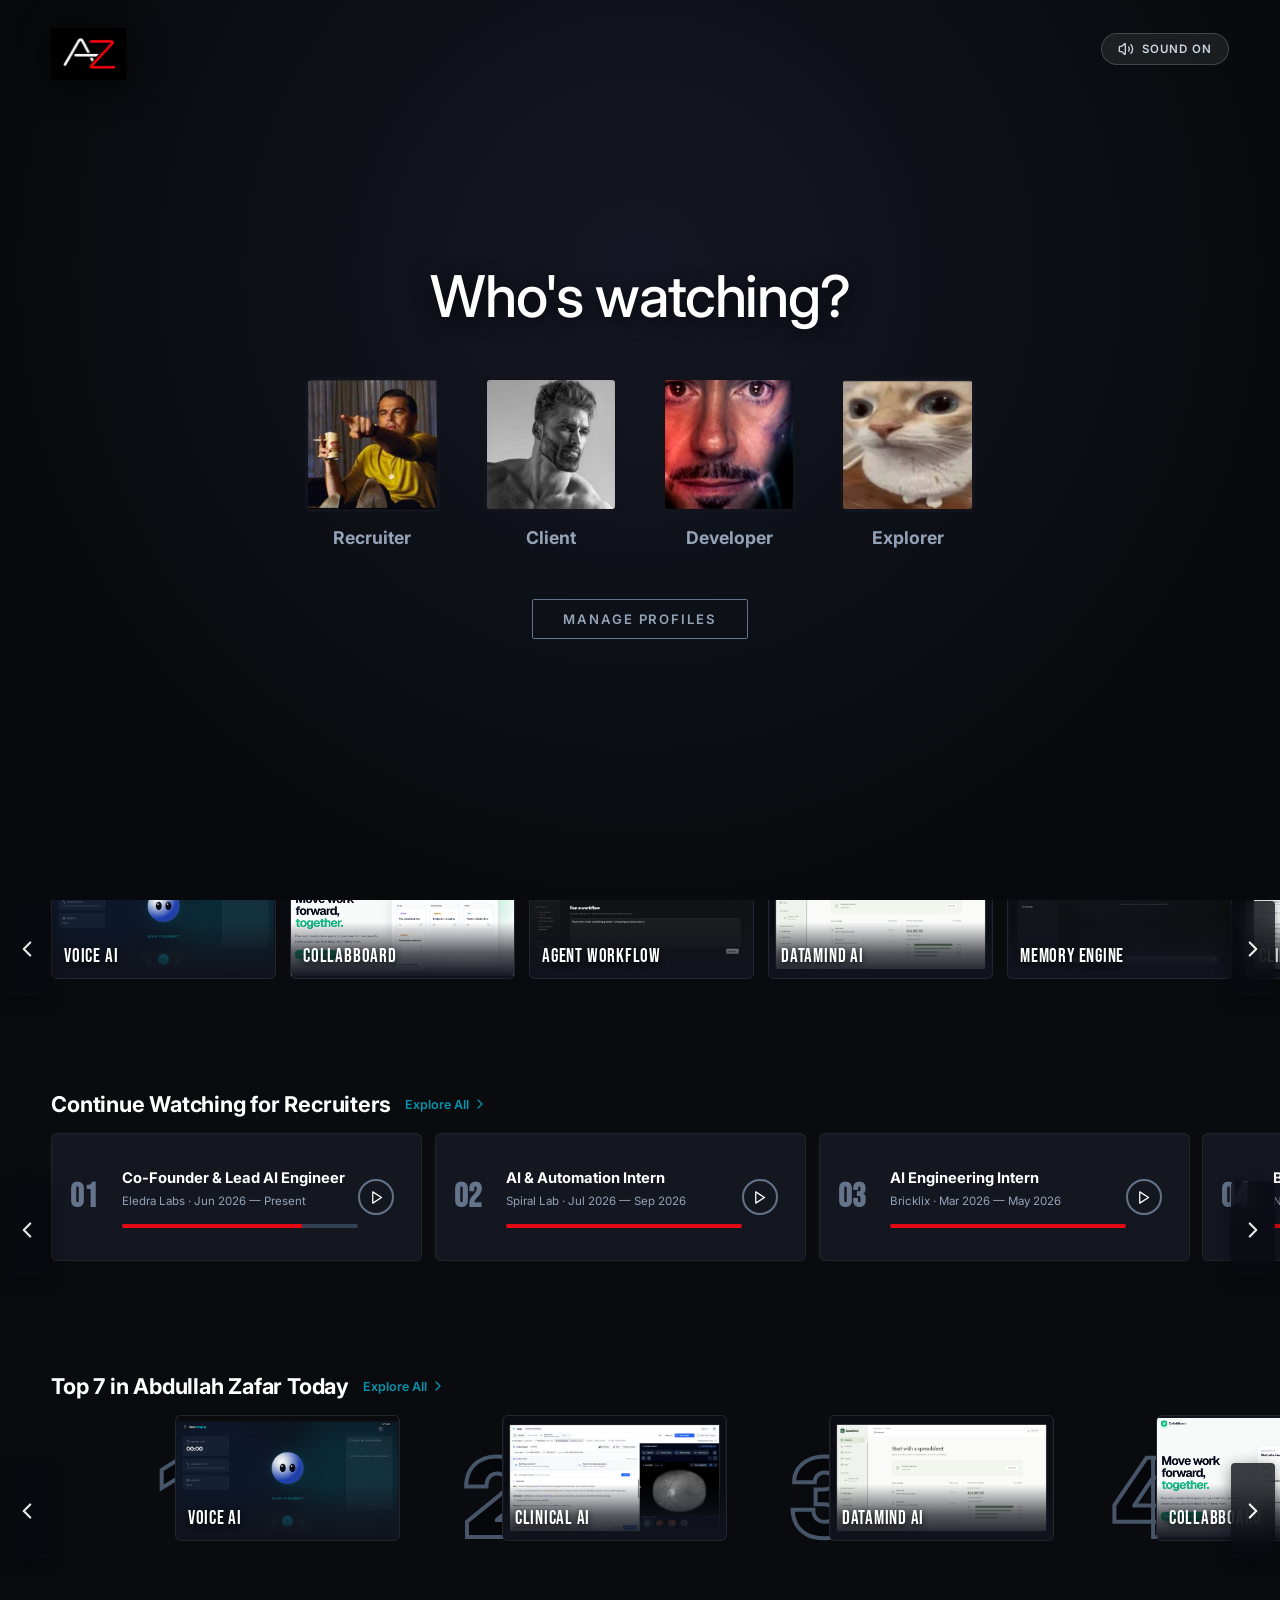
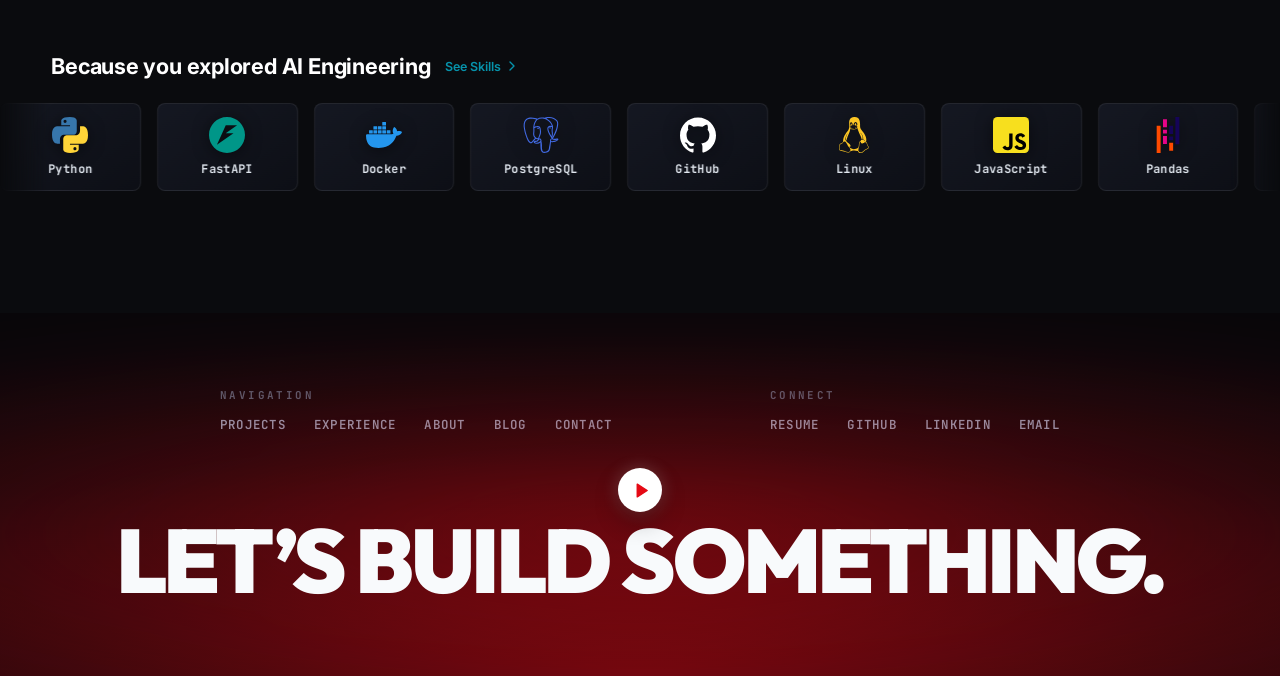
<file: index.html>
<!doctype html>
<html lang="en">
<head>
  <meta charset="UTF-8">
  <meta name="viewport" content="width=device-width,initial-scale=1">
  <meta name="theme-color" content="#e50914">
  <meta name="description" content="Cinematic engineering portfolio of Abdullah Zafar - AI Engineer building production Voice AI, Native RAG, and Autonomous Clinical Agents.">
  <meta name="keywords" content="Abdullah Zafar, AI Engineer, Voice AI, RAG Architecture, LangGraph, Machine Learning, Python, Groq">
  <meta name="author" content="Abdullah Zafar">
  <link rel="canonical" href="https://abdullahzafar.tech/">
  <link rel="manifest" href="manifest.json">
  <link rel="apple-touch-icon" href="assets/icons/logo.PNG">
  <meta name="mobile-web-app-capable" content="yes">
  <meta name="apple-mobile-web-app-capable" content="yes">
  <meta name="apple-mobile-web-app-status-bar-style" content="black-translucent">
  <meta name="apple-mobile-web-app-title" content="Abdullah Zafar">

  <!-- Open Graph / Facebook / LinkedIn / Discord -->
  <meta property="og:type" content="website">
  <meta property="og:url" content="https://abdullahzafar.tech/">
  <meta property="og:title" content="Abdullah Zafar — AI Engineer Portfolio">
  <meta property="og:description" content="Production-Grade Voice AI, Native RAG Architectures, and Autonomous Clinical Agents. Interactive Netflix-style experience.">
  <meta property="og:image" content="https://abdullahzafar.tech/assets/images/profile/abdullah-zafar.jfif">

  <!-- Twitter -->
  <meta name="twitter:card" content="summary_large_image">
  <meta name="twitter:url" content="https://abdullahzafar.tech/">
  <meta name="twitter:title" content="Abdullah Zafar — AI Engineer Portfolio">
  <meta name="twitter:description" content="Production-Grade Voice AI, Native RAG Architectures, and Autonomous Clinical Agents.">
  <meta name="twitter:image" content="https://abdullahzafar.tech/assets/images/profile/abdullah-zafar.jfif">

  <!-- Schema.org JSON-LD Structured Data -->
  <script type="application/ld+json">
  {
    "@context": "https://schema.org",
    "@graph": [
      {
        "@type": "Person",
        "@id": "https://abdullahzafar.tech/#person",
        "name": "Abdullah Zafar",
        "url": "https://abdullahzafar.tech",
        "image": "https://abdullahzafar.tech/assets/images/profile/abdullah-zafar.jfif",
        "jobTitle": "AI Engineer",
        "description": "AI Engineer specializing in low-latency voice systems, native RAG architectures, and agentic workflows.",
        "sameAs": [
          "https://github.com/Abdullah-Zafarr",
          "https://www.linkedin.com/in/abdullahz-dev/",
          "https://codeforces.com/profile/rodrickkkk"
        ],
        "knowsAbout": [
          "Voice AI",
          "Retrieval-Augmented Generation",
          "LangGraph",
          "Python",
          "TypeScript",
          "Groq",
          "FastAPI",
          "ChromaDB",
          "Qdrant"
        ]
      },
      {
        "@type": "WebSite",
        "@id": "https://abdullahzafar.tech/#website",
        "url": "https://abdullahzafar.tech/",
        "name": "Abdullah Zafar — AI Engineer Portfolio",
        "description": "Production-Grade Voice AI, Native RAG Architectures, and Autonomous Clinical Agents.",
        "publisher": {
          "@id": "https://abdullahzafar.tech/#person"
        }
      }
    ]
  }
  </script>

  <title>Who's Watching? - Abdullah Zafar</title>
  <link rel="icon" href="assets/icons/logo.PNG">
  <link rel="stylesheet" href="assets/css/styles.css?v=35">
</head>
<body data-page="home">
  <div id="site"></div>
  <script src="assets/vendor/lucide.min.js"></script>
  <script src="assets/js/app.js?v=35"></script>
</body>
</html>
</file>
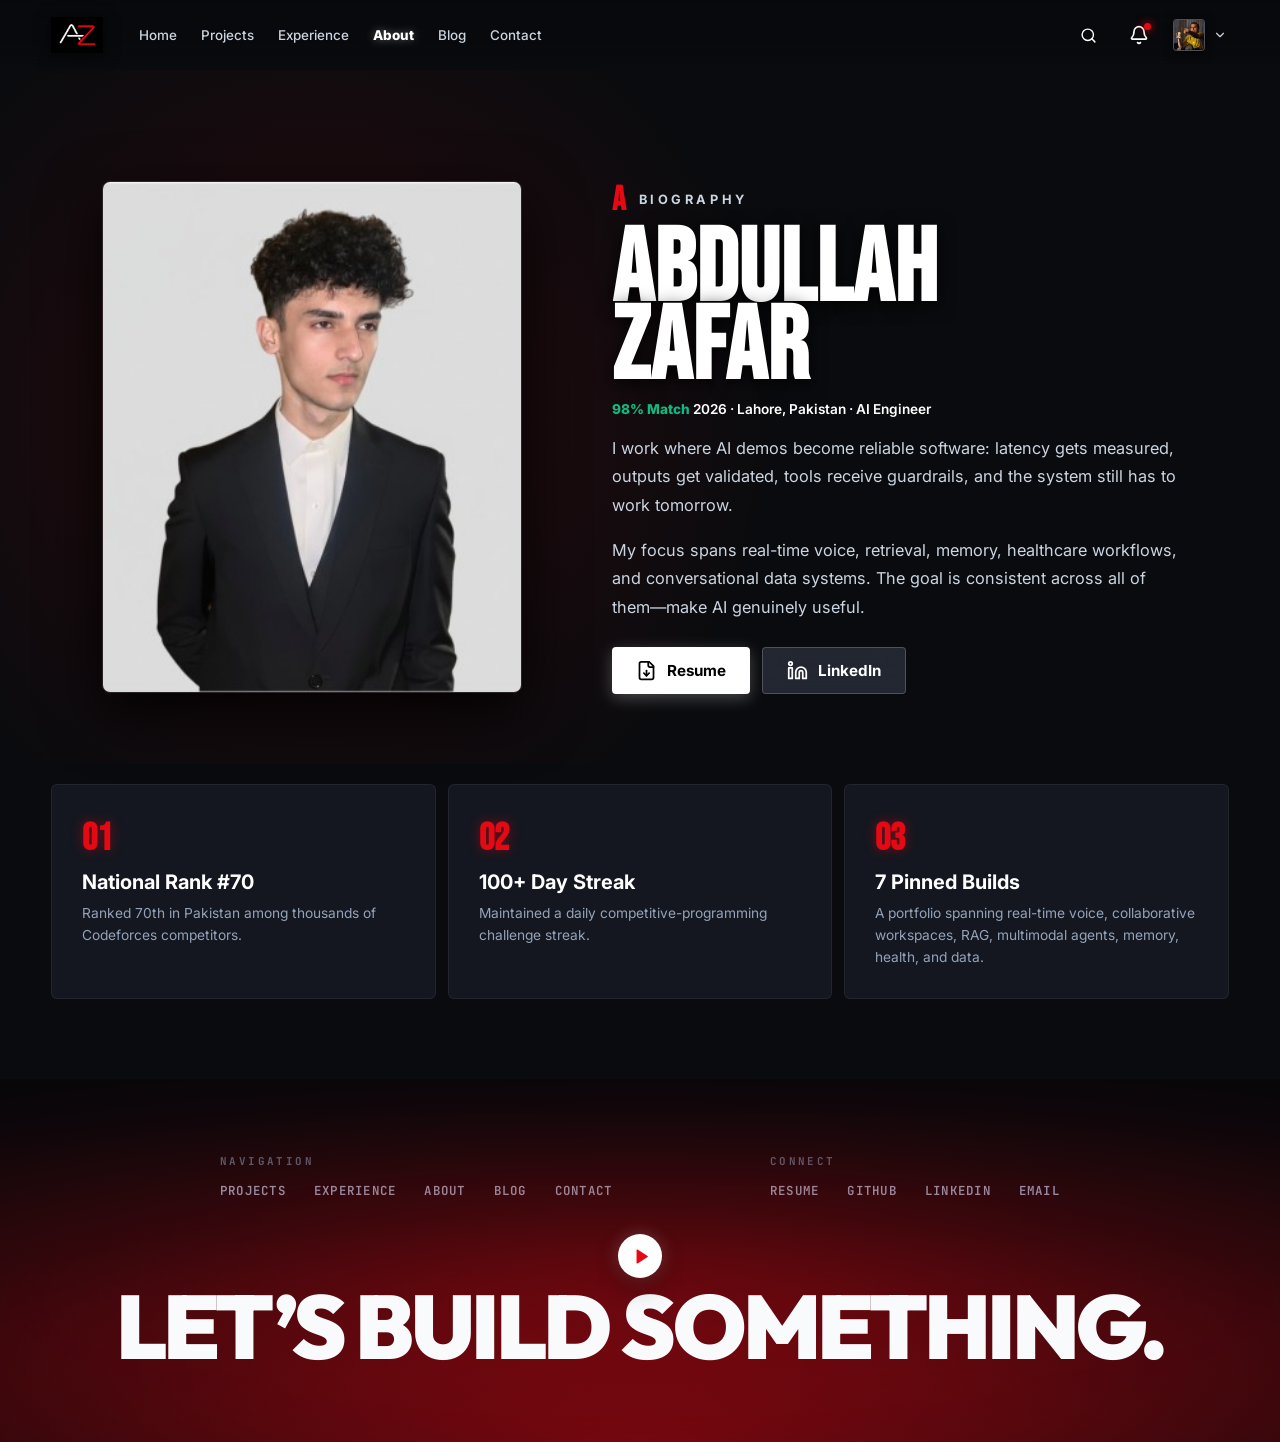
<file: about/index.html>
<!doctype html>
<html lang="en">
<head>
  <meta charset="UTF-8">
  <meta name="viewport" content="width=device-width,initial-scale=1">
  <base href="../">
  <meta name="theme-color" content="#e50914">
  <meta name="description" content="Biography, competitive programming stats, and background of Abdullah Zafar — AI Engineer ranked #70 in Pakistan on Codeforces.">
  <meta name="author" content="Abdullah Zafar">
  <link rel="canonical" href="https://abdullahzafar.tech/about">
  <link rel="manifest" href="manifest.json">
  <link rel="apple-touch-icon" href="assets/icons/logo.PNG">
  <meta name="mobile-web-app-capable" content="yes">
  <meta name="apple-mobile-web-app-capable" content="yes">
  <meta name="apple-mobile-web-app-status-bar-style" content="black-translucent">
  <meta name="apple-mobile-web-app-title" content="Abdullah Zafar">

  <!-- Open Graph -->
  <meta property="og:type" content="website">
  <meta property="og:url" content="https://abdullahzafar.tech/about">
  <meta property="og:title" content="About Abdullah Zafar — AI Engineer">
  <meta property="og:description" content="Background, daily problem solving streaks, Codeforces ranking (#70 in PK), and technical philosophy of Abdullah Zafar.">
  <meta property="og:image" content="https://abdullahzafar.tech/assets/images/profile/abdullah-zafar.jfif">

  <!-- Twitter -->
  <meta name="twitter:card" content="summary_large_image">
  <meta name="twitter:title" content="About Abdullah Zafar — AI Engineer">
  <meta name="twitter:description" content="Background, Codeforces ranking (#70 in PK), and technical philosophy of Abdullah Zafar.">
  <meta name="twitter:image" content="https://abdullahzafar.tech/assets/images/profile/abdullah-zafar.jfif">

  <!-- Schema.org JSON-LD Structured Data -->
  <script type="application/ld+json">
  {
    "@context": "https://schema.org",
    "@type": "AboutPage",
    "name": "About Abdullah Zafar — AI Engineer",
    "url": "https://abdullahzafar.tech/about",
    "description": "Background, daily problem solving streaks, Codeforces ranking (#70 in PK), and technical philosophy of Abdullah Zafar.",
    "mainEntity": {
      "@type": "Person",
      "name": "Abdullah Zafar",
      "jobTitle": "AI Engineer",
      "url": "https://abdullahzafar.tech",
      "image": "https://abdullahzafar.tech/assets/images/profile/abdullah-zafar.jfif",
      "sameAs": [
        "https://github.com/Abdullah-Zafarr",
        "https://www.linkedin.com/in/abdullahz-dev/",
        "https://codeforces.com/profile/rodrickkkk"
      ],
      "award": "National Rank #70 on Codeforces in Pakistan"
    }
  }
  </script>

  <title>About - Abdullah Zafar</title>
  <link rel="icon" href="assets/icons/logo.PNG">
  <link rel="stylesheet" href="assets/css/styles.css?v=35">
</head>
<body data-page="about">
  <div id="site"></div>
  <script src="assets/vendor/lucide.min.js"></script>
  <script src="assets/js/app.js?v=35"></script>
</body>
</html>
</file>
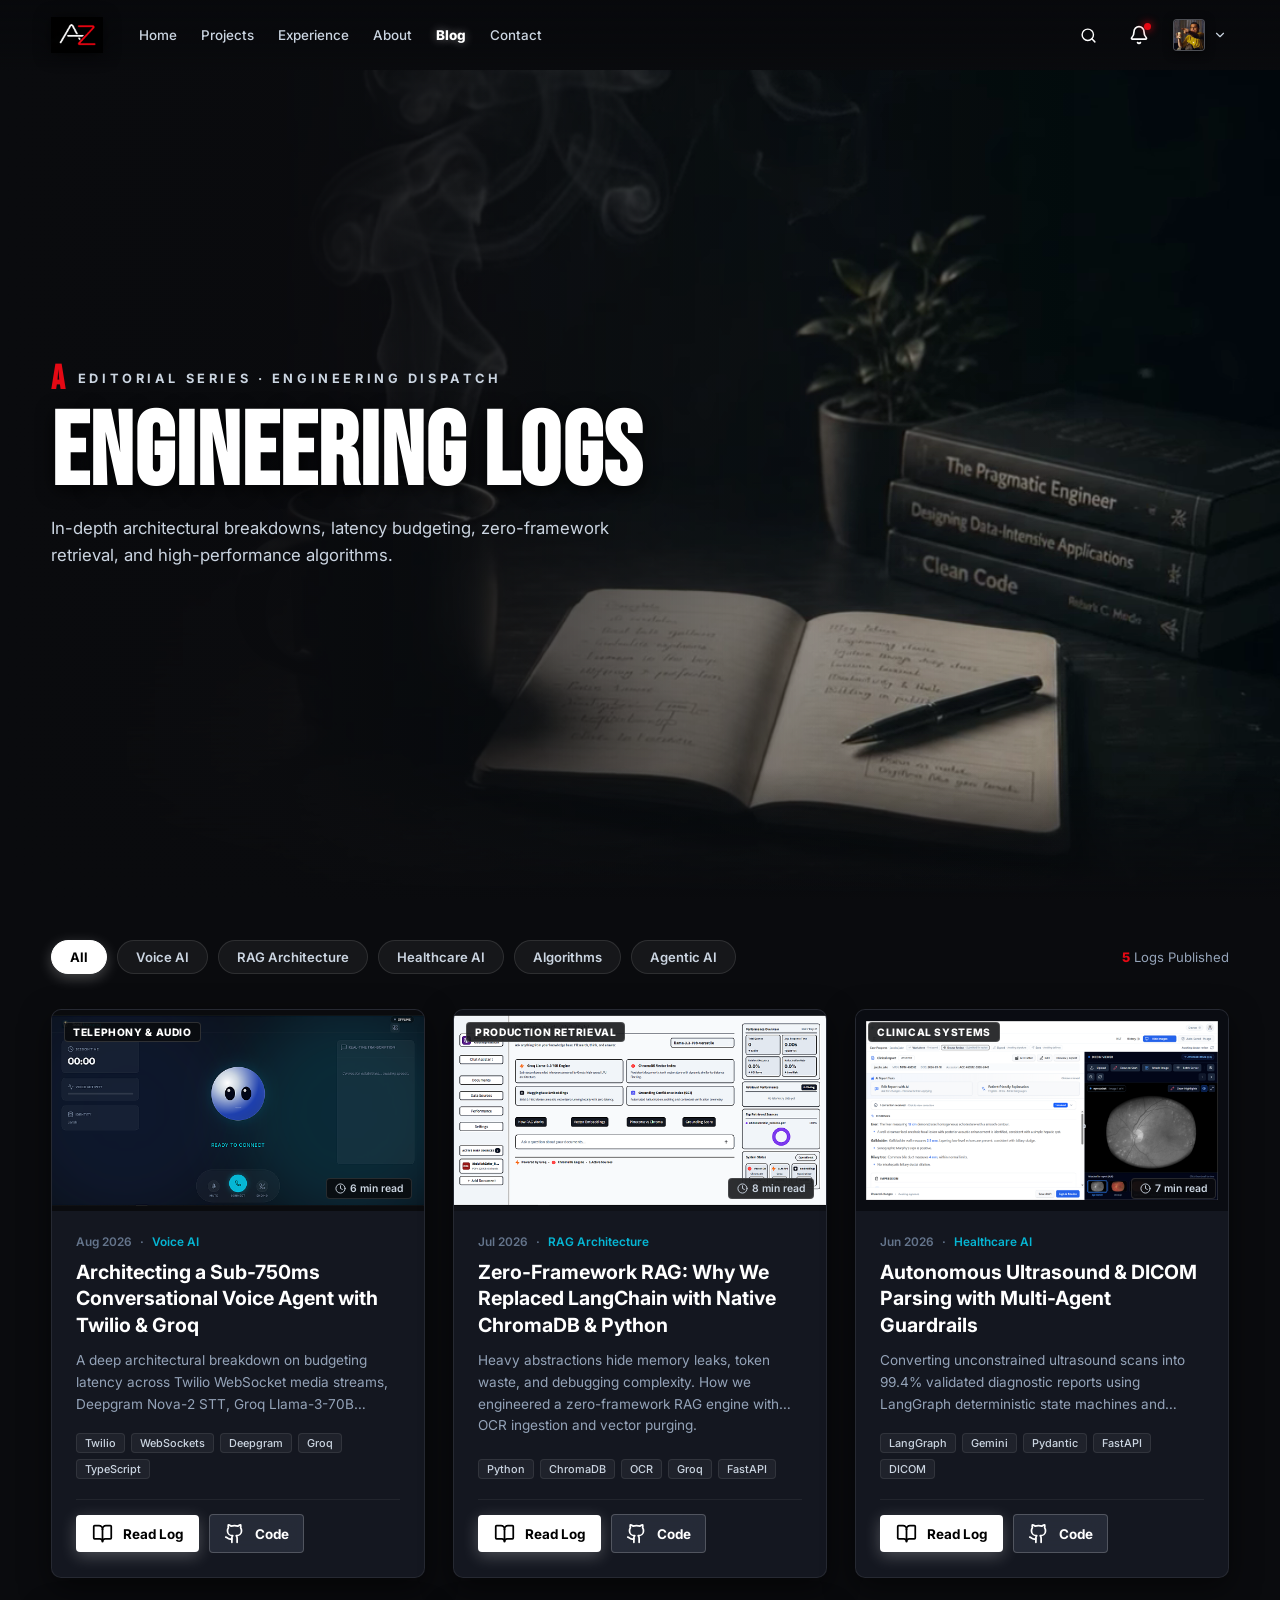
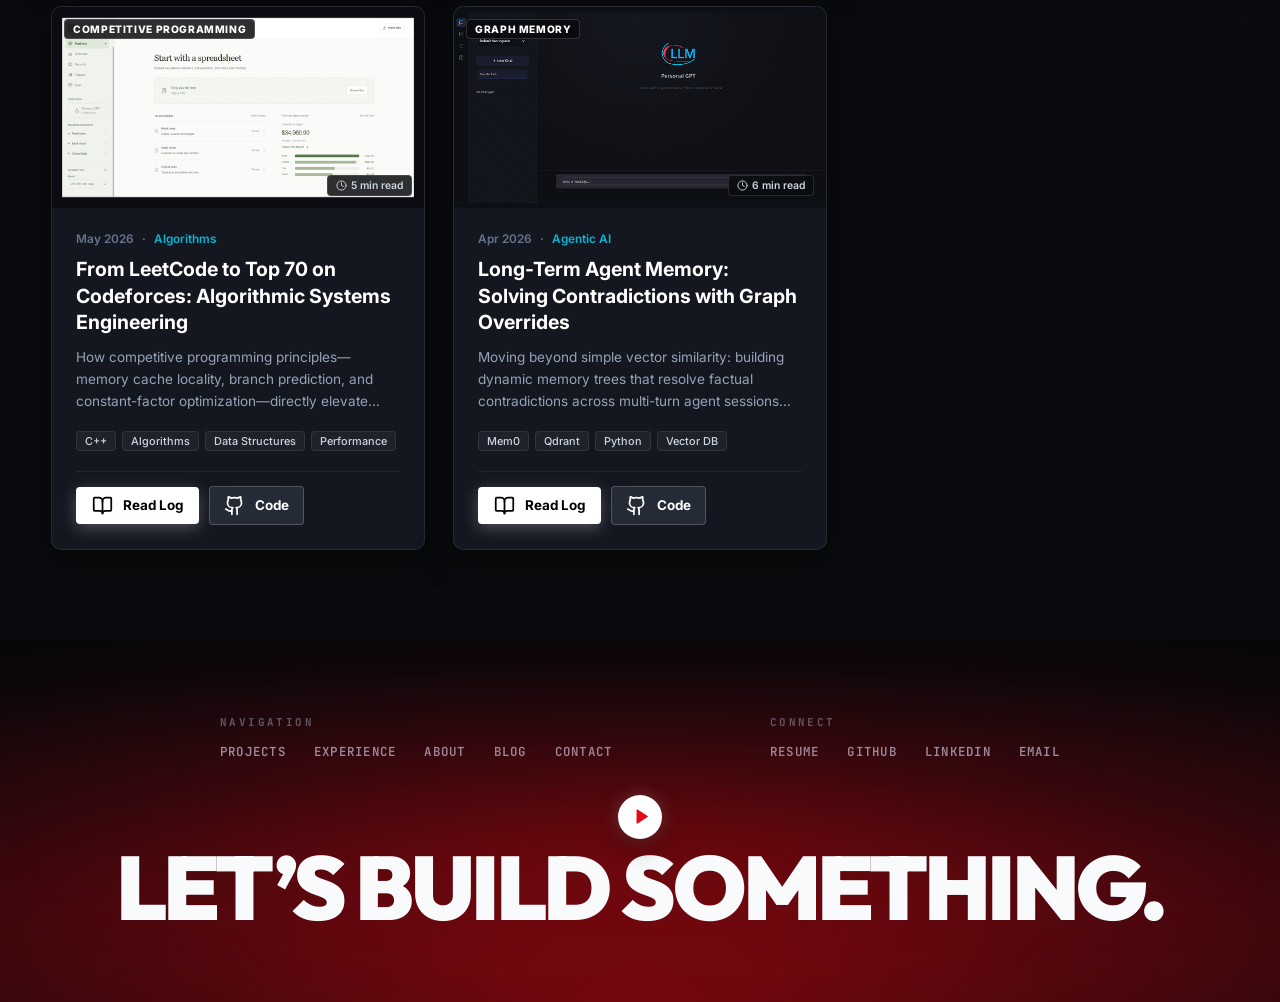
<file: blog/index.html>
<!doctype html>
<html lang="en">
<head>
  <meta charset="UTF-8">
  <meta name="viewport" content="width=device-width,initial-scale=1">
  <base href="../">
  <meta name="theme-color" content="#e50914">
  <meta name="description" content="Technical engineering logs, Voice AI latency breakdowns, Native RAG architectures, and algorithmic insights by Abdullah Zafar.">
  <meta name="author" content="Abdullah Zafar">
  <link rel="canonical" href="https://abdullahzafar.tech/blog">
  <link rel="manifest" href="manifest.json">
  <link rel="apple-touch-icon" href="assets/icons/logo.PNG">
  <meta name="mobile-web-app-capable" content="yes">
  <meta name="apple-mobile-web-app-capable" content="yes">
  <meta name="apple-mobile-web-app-status-bar-style" content="black-translucent">
  <meta name="apple-mobile-web-app-title" content="Abdullah Zafar">

  <!-- Open Graph -->
  <meta property="og:type" content="article">
  <meta property="og:url" content="https://abdullahzafar.tech/blog">
  <meta property="og:title" content="Engineering Logs & Technical Deep Dives — Abdullah Zafar">
  <meta property="og:description" content="Deep-dive technical articles covering Voice AI latency, Native RAG, LangGraph Clinical Agents, and Algorithmic engineering.">
  <meta property="og:image" content="https://abdullahzafar.tech/assets/images/projects/rag.png">

  <!-- Twitter -->
  <meta name="twitter:card" content="summary_large_image">
  <meta name="twitter:title" content="Engineering Logs & Technical Deep Dives — Abdullah Zafar">
  <meta name="twitter:description" content="Deep-dive technical articles covering Voice AI latency, Native RAG, LangGraph Clinical Agents, and Algorithmic engineering.">
  <meta name="twitter:image" content="https://abdullahzafar.tech/assets/images/projects/rag.png">

  <!-- Schema.org JSON-LD Structured Data -->
  <script type="application/ld+json">
  {
    "@context": "https://schema.org",
    "@type": "Blog",
    "name": "Engineering Logs & Technical Deep Dives — Abdullah Zafar",
    "url": "https://abdullahzafar.tech/blog",
    "description": "Deep-dive technical articles covering Voice AI latency, Native RAG, LangGraph Clinical Agents, and Algorithmic engineering.",
    "author": {
      "@type": "Person",
      "name": "Abdullah Zafar",
      "url": "https://abdullahzafar.tech"
    },
    "blogPost": [
      {
        "@type": "BlogPosting",
        "headline": "Architecting a Sub-750ms Conversational Voice Agent with Twilio & Groq",
        "url": "https://abdullahzafar.tech/blog?article=voice-latency",
        "datePublished": "2026-08-01",
        "author": { "@type": "Person", "name": "Abdullah Zafar" }
      },
      {
        "@type": "BlogPosting",
        "headline": "Zero-Framework RAG: Why We Replaced LangChain with Native ChromaDB & Python",
        "url": "https://abdullahzafar.tech/blog?article=native-rag",
        "datePublished": "2026-07-01",
        "author": { "@type": "Person", "name": "Abdullah Zafar" }
      },
      {
        "@type": "BlogPosting",
        "headline": "Autonomous Ultrasound & DICOM Parsing with Multi-Agent Guardrails",
        "url": "https://abdullahzafar.tech/blog?article=clinical-agent",
        "datePublished": "2026-06-01",
        "author": { "@type": "Person", "name": "Abdullah Zafar" }
      },
      {
        "@type": "BlogPosting",
        "headline": "From LeetCode to Top 70 on Codeforces: Algorithmic Systems Engineering",
        "url": "https://abdullahzafar.tech/blog?article=codeforces-engineering",
        "datePublished": "2026-05-01",
        "author": { "@type": "Person", "name": "Abdullah Zafar" }
      },
      {
        "@type": "BlogPosting",
        "headline": "Long-Term Agent Memory: Solving Contradictions with Graph Overrides",
        "url": "https://abdullahzafar.tech/blog?article=persistent-memory",
        "datePublished": "2026-04-01",
        "author": { "@type": "Person", "name": "Abdullah Zafar" }
      }
    ]
  }
  </script>

  <title>Blog & Engineering Logs - Abdullah Zafar</title>
  <link rel="icon" href="assets/icons/logo.PNG">
  <link rel="stylesheet" href="assets/css/styles.css?v=35">
</head>
<body data-page="blog">
  <div id="site"></div>
  <script src="assets/vendor/lucide.min.js"></script>
  <script src="assets/js/app.js?v=35"></script>
</body>
</html>
</file>
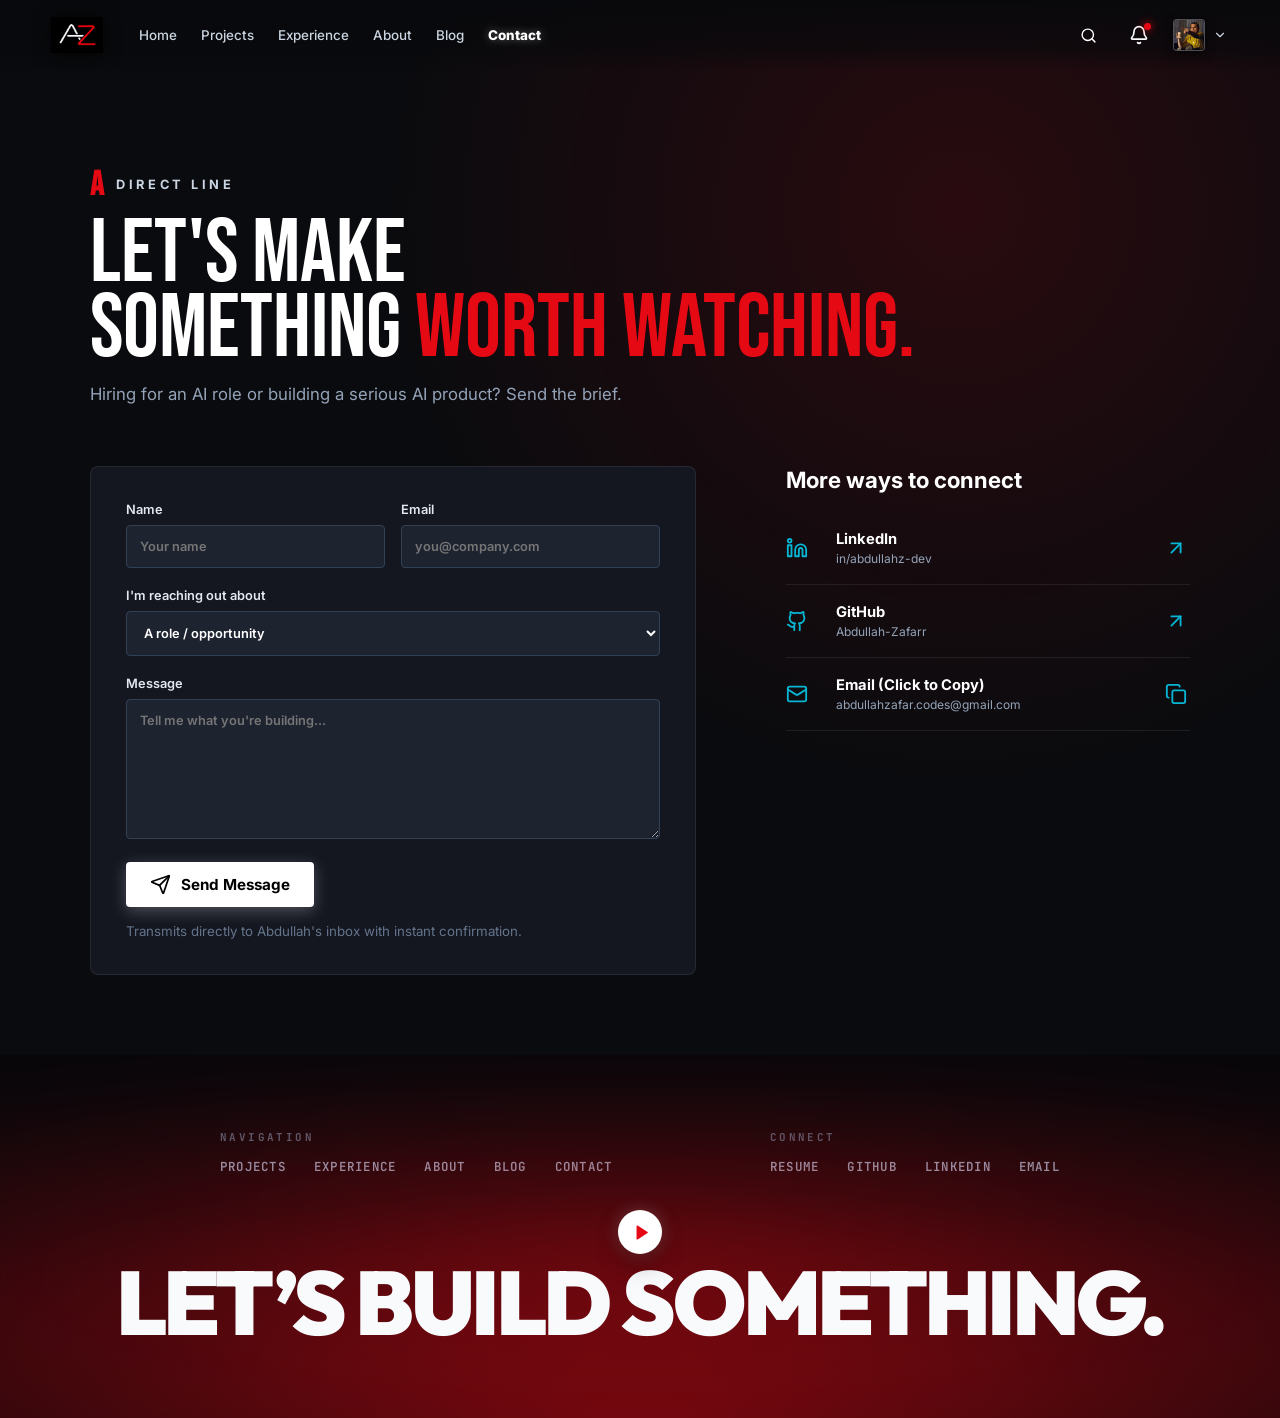
<file: contact/index.html>
<!doctype html>
<html lang="en">
<head>
  <meta charset="UTF-8">
  <meta name="viewport" content="width=device-width,initial-scale=1">
  <base href="../">
  <meta name="theme-color" content="#e50914">
  <meta name="description" content="Contact Abdullah Zafar for AI engineering roles, technical consultations, and high-impact software builds.">
  <meta name="author" content="Abdullah Zafar">
  <link rel="canonical" href="https://abdullahzafar.tech/contact">
  <link rel="manifest" href="manifest.json">
  <link rel="apple-touch-icon" href="assets/icons/logo.PNG">
  <meta name="mobile-web-app-capable" content="yes">
  <meta name="apple-mobile-web-app-capable" content="yes">
  <meta name="apple-mobile-web-app-status-bar-style" content="black-translucent">
  <meta name="apple-mobile-web-app-title" content="Abdullah Zafar">

  <!-- Open Graph -->
  <meta property="og:type" content="website">
  <meta property="og:url" content="https://abdullahzafar.tech/contact">
  <meta property="og:title" content="Contact — Abdullah Zafar">
  <meta property="og:description" content="Get in touch with Abdullah Zafar for production AI engineering opportunities, voice systems, and backend development.">
  <meta property="og:image" content="https://abdullahzafar.tech/assets/images/profile/abdullah-zafar.jfif">

  <!-- Twitter -->
  <meta name="twitter:card" content="summary_large_image">
  <meta name="twitter:title" content="Contact — Abdullah Zafar">
  <meta name="twitter:description" content="Get in touch with Abdullah Zafar for production AI engineering opportunities.">
  <meta name="twitter:image" content="https://abdullahzafar.tech/assets/images/profile/abdullah-zafar.jfif">

  <!-- Schema.org JSON-LD Structured Data -->
  <script type="application/ld+json">
  {
    "@context": "https://schema.org",
    "@type": "ContactPage",
    "name": "Contact — Abdullah Zafar",
    "url": "https://abdullahzafar.tech/contact",
    "description": "Get in touch with Abdullah Zafar for production AI engineering opportunities, voice systems, and backend development.",
    "mainEntity": {
      "@type": "Person",
      "name": "Abdullah Zafar",
      "email": "mailto:abdullahzafar.codes@gmail.com",
      "url": "https://abdullahzafar.tech"
    }
  }
  </script>

  <title>Contact - Abdullah Zafar</title>
  <link rel="icon" href="assets/icons/logo.PNG">
  <link rel="stylesheet" href="assets/css/styles.css?v=35">
</head>
<body data-page="contact">
  <div id="site"></div>
  <script src="assets/vendor/lucide.min.js"></script>
  <script src="assets/js/app.js?v=35"></script>
</body>
</html>
</file>
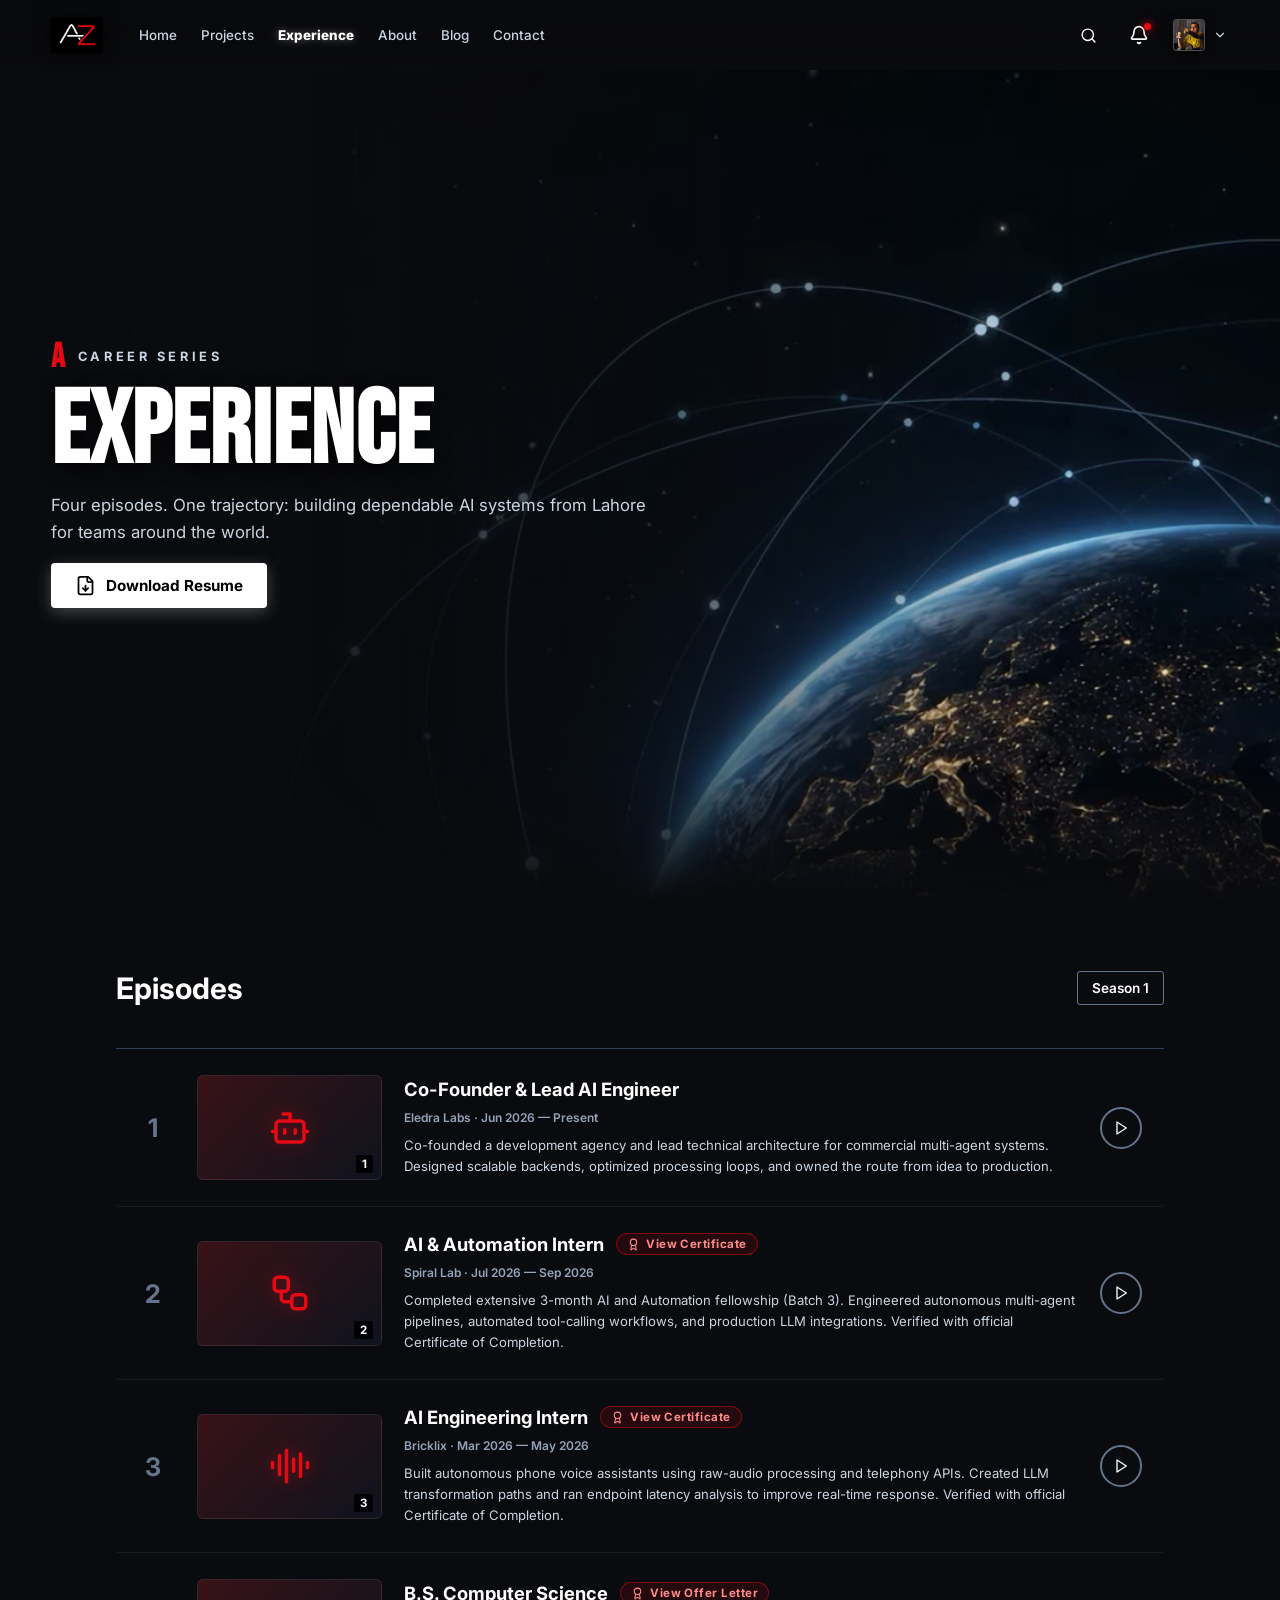
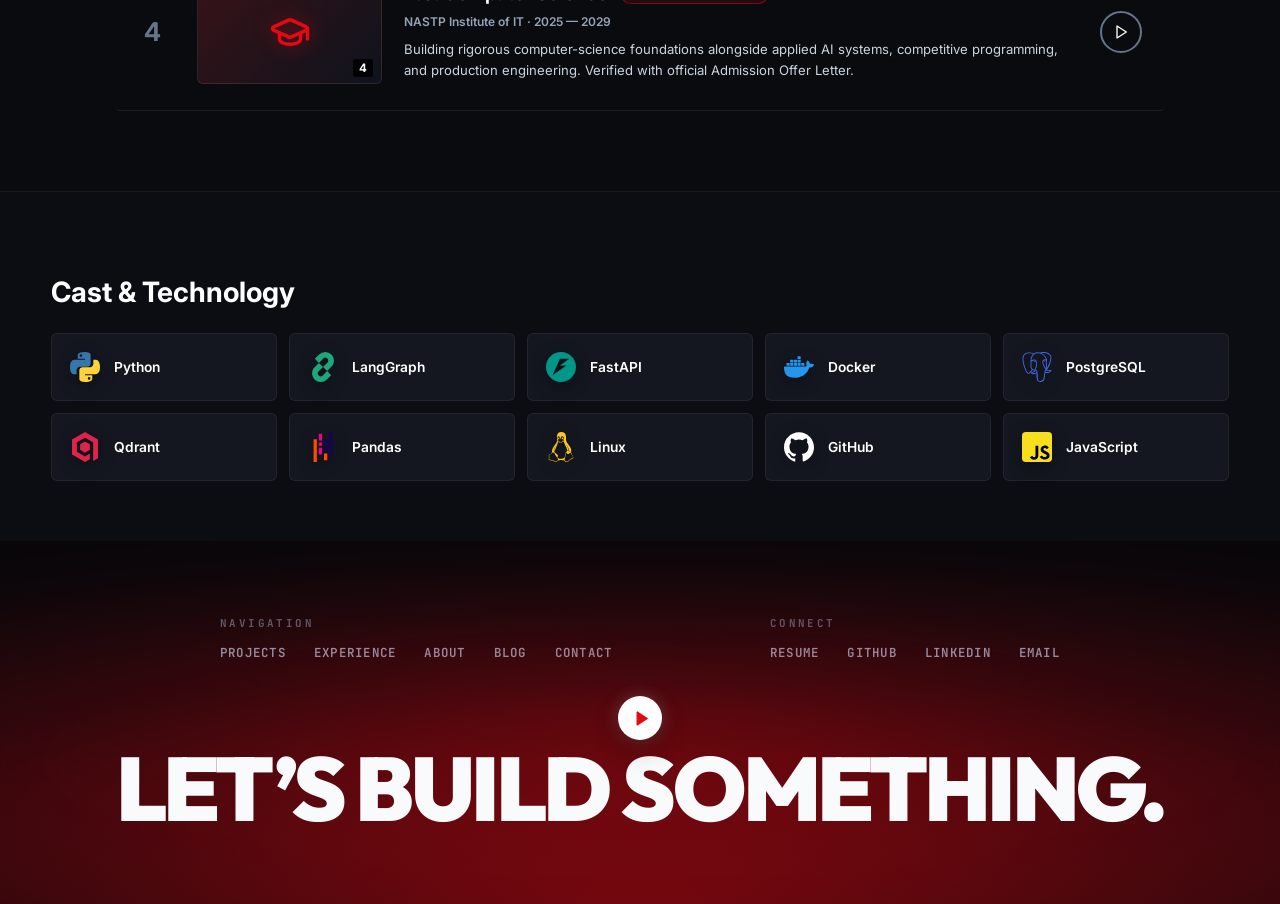
<file: experience/index.html>
<!doctype html>
<html lang="en">
<head>
  <meta charset="UTF-8">
  <meta name="viewport" content="width=device-width,initial-scale=1">
  <base href="../">
  <meta name="theme-color" content="#e50914">
  <meta name="description" content="Career episodes, engineering trajectory, and production AI milestones of Abdullah Zafar.">
  <meta name="author" content="Abdullah Zafar">
  <link rel="canonical" href="https://abdullahzafar.tech/experience">
  <link rel="manifest" href="manifest.json">
  <link rel="apple-touch-icon" href="assets/icons/logo.PNG">
  <meta name="mobile-web-app-capable" content="yes">
  <meta name="apple-mobile-web-app-capable" content="yes">
  <meta name="apple-mobile-web-app-status-bar-style" content="black-translucent">
  <meta name="apple-mobile-web-app-title" content="Abdullah Zafar">

  <!-- Open Graph -->
  <meta property="og:type" content="website">
  <meta property="og:url" content="https://abdullahzafar.tech/experience">
  <meta property="og:title" content="Career Episodes & Experience — Abdullah Zafar">
  <meta property="og:description" content="Career trajectory, production AI systems development, and full-stack technical stack of Abdullah Zafar.">
  <meta property="og:image" content="https://abdullahzafar.tech/assets/images/projects/voice-analytics.webp">

  <!-- Twitter -->
  <meta name="twitter:card" content="summary_large_image">
  <meta name="twitter:title" content="Career Episodes & Experience — Abdullah Zafar">
  <meta name="twitter:description" content="Career trajectory and production AI systems development.">
  <meta name="twitter:image" content="https://abdullahzafar.tech/assets/images/projects/voice-analytics.webp">

  <!-- Schema.org JSON-LD Structured Data -->
  <script type="application/ld+json">
  {
    "@context": "https://schema.org",
    "@type": "ProfilePage",
    "name": "Career Episodes & Experience — Abdullah Zafar",
    "url": "https://abdullahzafar.tech/experience",
    "description": "Career trajectory, production AI systems development, and engineering milestones of Abdullah Zafar.",
    "mainEntity": {
      "@type": "Person",
      "name": "Abdullah Zafar",
      "jobTitle": "Lead AI Engineer & Co-Founder",
      "worksFor": [
        {
          "@type": "Organization",
          "name": "Eledra Labs"
        },
        {
          "@type": "Organization",
          "name": "Spiral Lab"
        },
        {
          "@type": "Organization",
          "name": "Bricklix"
        }
      ],
      "alumniOf": {
        "@type": "CollegeOrUniversity",
        "name": "NASTP Institute of Information Technology"
      }
    }
  }
  </script>

  <title>Experience - Abdullah Zafar</title>
  <link rel="icon" href="assets/icons/logo.PNG">
  <link rel="stylesheet" href="assets/css/styles.css?v=35">
</head>
<body data-page="experience">
  <div id="site"></div>
  <script src="assets/vendor/lucide.min.js"></script>
  <script src="assets/js/app.js?v=35"></script>
</body>
</html>
</file>
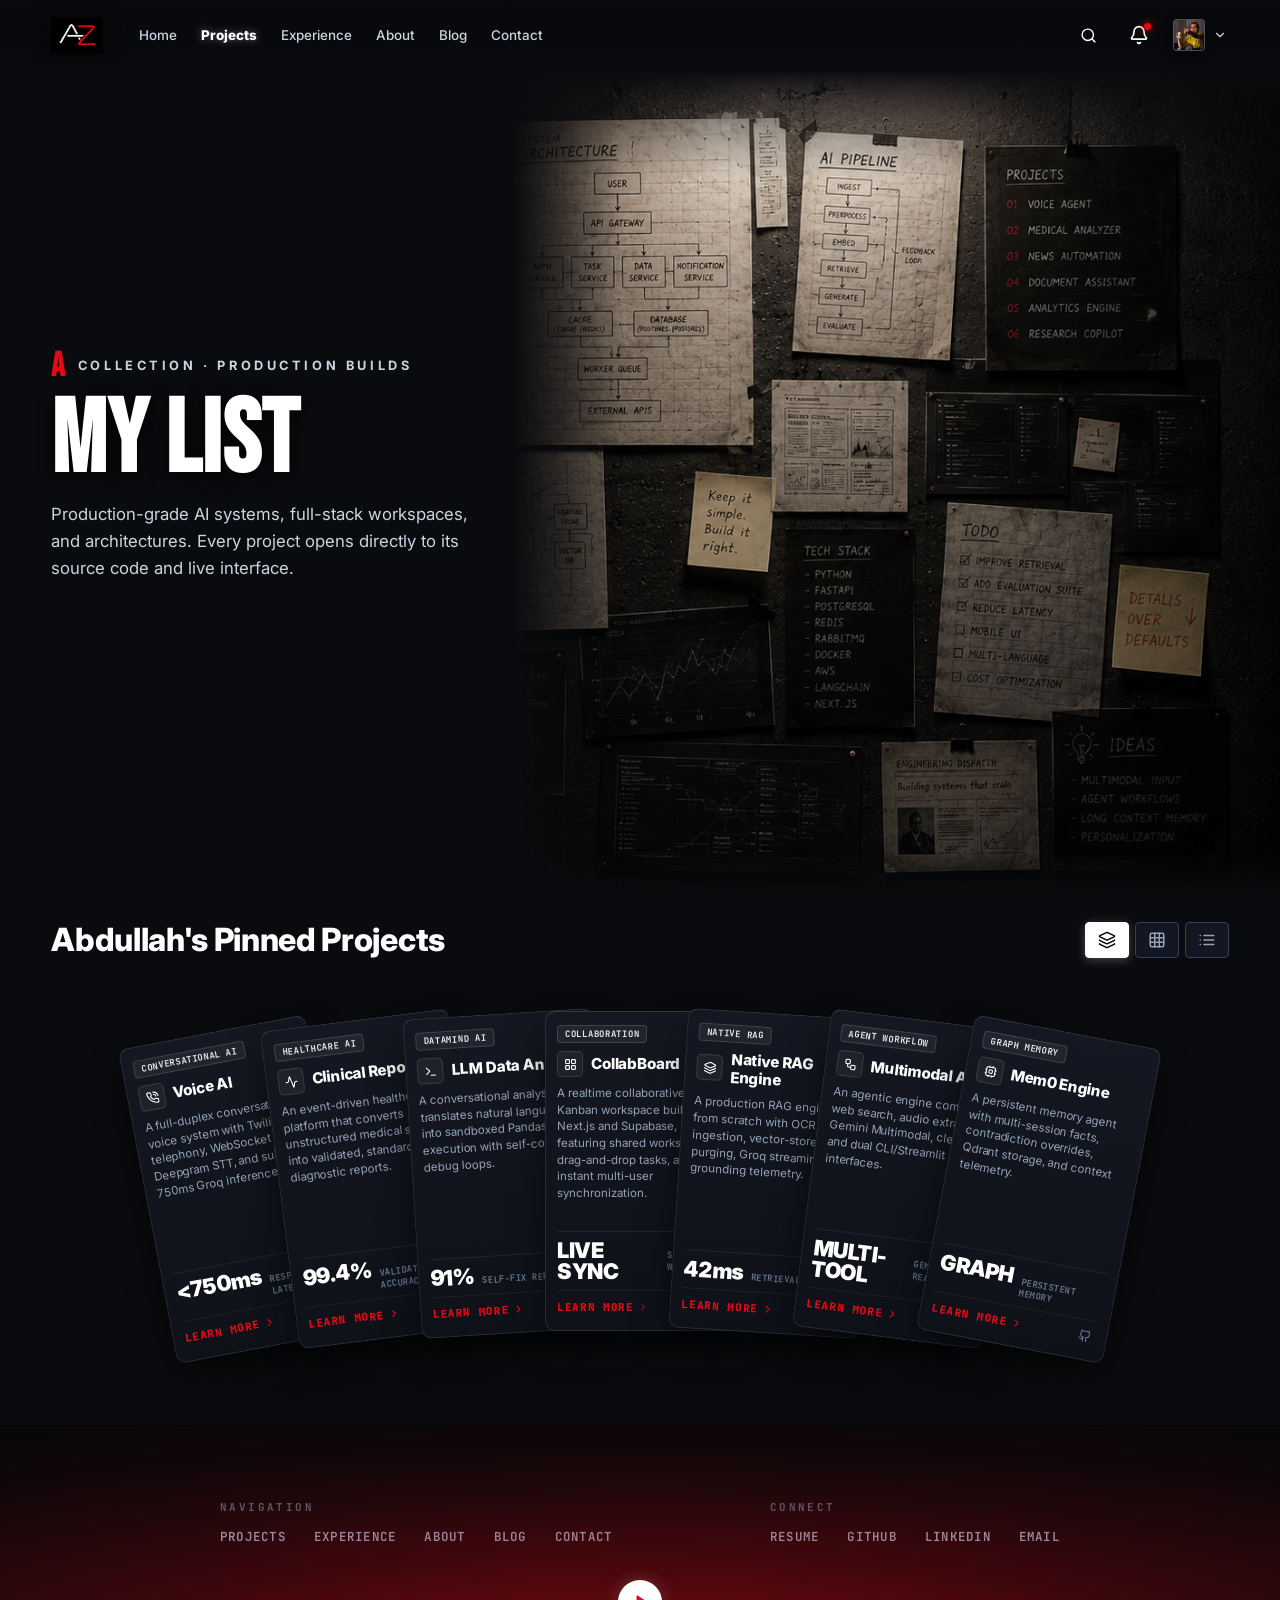
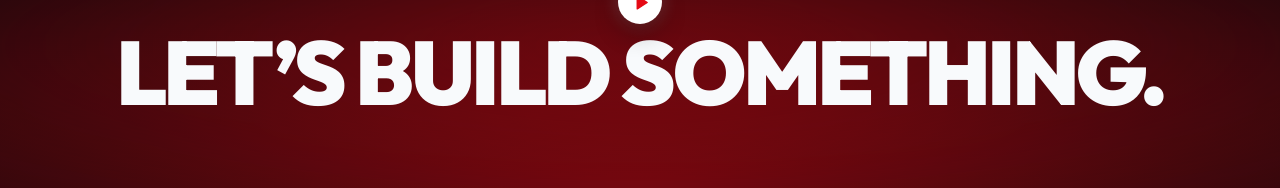
<file: projects/index.html>
<!doctype html>
<html lang="en">
<head>
  <meta charset="UTF-8">
  <meta name="viewport" content="width=device-width,initial-scale=1">
  <base href="../">
  <meta name="theme-color" content="#e50914">
  <meta name="description" content="Pinned AI engineering projects by Abdullah Zafar — Voice AI telephony, Native RAG architecture, Autonomous Clinical Reporters, and agentic workflows.">
  <meta name="author" content="Abdullah Zafar">
  <link rel="canonical" href="https://abdullahzafar.tech/projects">
  <link rel="manifest" href="manifest.json">
  <link rel="apple-touch-icon" href="assets/icons/logo.PNG">
  <meta name="mobile-web-app-capable" content="yes">
  <meta name="apple-mobile-web-app-capable" content="yes">
  <meta name="apple-mobile-web-app-status-bar-style" content="black-translucent">
  <meta name="apple-mobile-web-app-title" content="Abdullah Zafar">

  <!-- Open Graph -->
  <meta property="og:type" content="website">
  <meta property="og:url" content="https://abdullahzafar.tech/projects">
  <meta property="og:title" content="Projects & Repositories — Abdullah Zafar">
  <meta property="og:description" content="Production AI systems and engineering architectures. Sub-750ms telephony voice agents, zero-framework RAG engines, and validated clinical reporting pipelines.">
  <meta property="og:image" content="https://abdullahzafar.tech/assets/images/projects/voice-ui.png">

  <!-- Twitter -->
  <meta name="twitter:card" content="summary_large_image">
  <meta name="twitter:title" content="Projects & Repositories — Abdullah Zafar">
  <meta name="twitter:description" content="Production AI systems and engineering architectures with real benchmark metrics and code.">
  <meta name="twitter:image" content="https://abdullahzafar.tech/assets/images/projects/voice-ui.png">

  <!-- Schema.org JSON-LD Structured Data -->
  <script type="application/ld+json">
  {
    "@context": "https://schema.org",
    "@type": "CollectionPage",
    "name": "Projects & Repositories — Abdullah Zafar",
    "url": "https://abdullahzafar.tech/projects",
    "description": "Production AI systems and engineering architectures. Sub-750ms telephony voice agents, zero-framework RAG engines, and validated clinical reporting pipelines.",
    "mainEntity": {
      "@type": "ItemList",
      "itemListElement": [
        {
          "@type": "SoftwareSourceCode",
          "position": 1,
          "name": "Production-Grade Voice Agent",
          "programmingLanguage": "TypeScript",
          "codeRepository": "https://github.com/Abdullah-Zafarr/Production_Grade_Voice_Agent",
          "description": "A full-duplex conversational voice system with Twilio telephony, WebSocket audio, Deepgram STT, and sub-750ms Groq inference."
        },
        {
          "@type": "SoftwareSourceCode",
          "position": 2,
          "name": "Autonomous Clinical Reporter",
          "programmingLanguage": "TypeScript",
          "codeRepository": "https://github.com/Abdullah-Zafarr/Autonomous-Clinical-Reporter",
          "description": "An event-driven healthcare platform that converts unstructured medical scans into validated, standardized diagnostic reports."
        },
        {
          "@type": "SoftwareSourceCode",
          "position": 3,
          "name": "LLM Data Analyst",
          "programmingLanguage": "Python",
          "codeRepository": "https://github.com/Abdullah-Zafarr/LLM-Data-Analyst-Groq",
          "description": "A conversational analyst that translates natural language into sandboxed Pandas execution with self-correcting debug loops."
        },
        {
          "@type": "SoftwareSourceCode",
          "position": 4,
          "name": "CollabBoard — Real-Time Kanban Workspace",
          "programmingLanguage": "TypeScript",
          "codeRepository": "https://github.com/Abdullah-Zafarr/collabboard-nextjs",
          "description": "A realtime collaborative Kanban workspace built with Next.js and Supabase, featuring shared workspaces, drag-and-drop tasks, and instant multi-user synchronization."
        },
        {
          "@type": "SoftwareSourceCode",
          "position": 5,
          "name": "Native RAG Architecture",
          "programmingLanguage": "Python",
          "codeRepository": "https://github.com/Abdullah-Zafarr/Native-RAG-Architecture",
          "description": "A production RAG engine built from scratch with OCR ingestion, vector-store purging, Groq streaming, and grounding telemetry."
        },
        {
          "@type": "SoftwareSourceCode",
          "position": 6,
          "name": "Multimodal Agentic Workflow",
          "programmingLanguage": "Python",
          "codeRepository": "https://github.com/Abdullah-Zafarr/Multimodal-Agentic-Workflow",
          "description": "An agentic engine combining web search, audio extraction, Gemini Multimodal, cleanup, and dual interfaces."
        },
        {
          "@type": "SoftwareSourceCode",
          "position": 7,
          "name": "Mem0 Graph Memory Engine",
          "programmingLanguage": "Python",
          "codeRepository": "https://github.com/Abdullah-Zafarr/Mem0-Graph-Memory-Engine",
          "description": "A persistent memory agent with multi-session facts, contradiction overrides, Qdrant storage, and context telemetry."
        }
      ]
    }
  }
  </script>

  <title>Projects - Abdullah Zafar</title>
  <link rel="icon" href="assets/icons/logo.PNG">
  <link rel="stylesheet" href="assets/css/styles.css?v=35">
</head>
<body data-page="projects">
  <div id="site"></div>
  <script src="assets/vendor/lucide.min.js"></script>
  <script src="assets/js/app.js?v=35"></script>
</body>
</html>
</file>
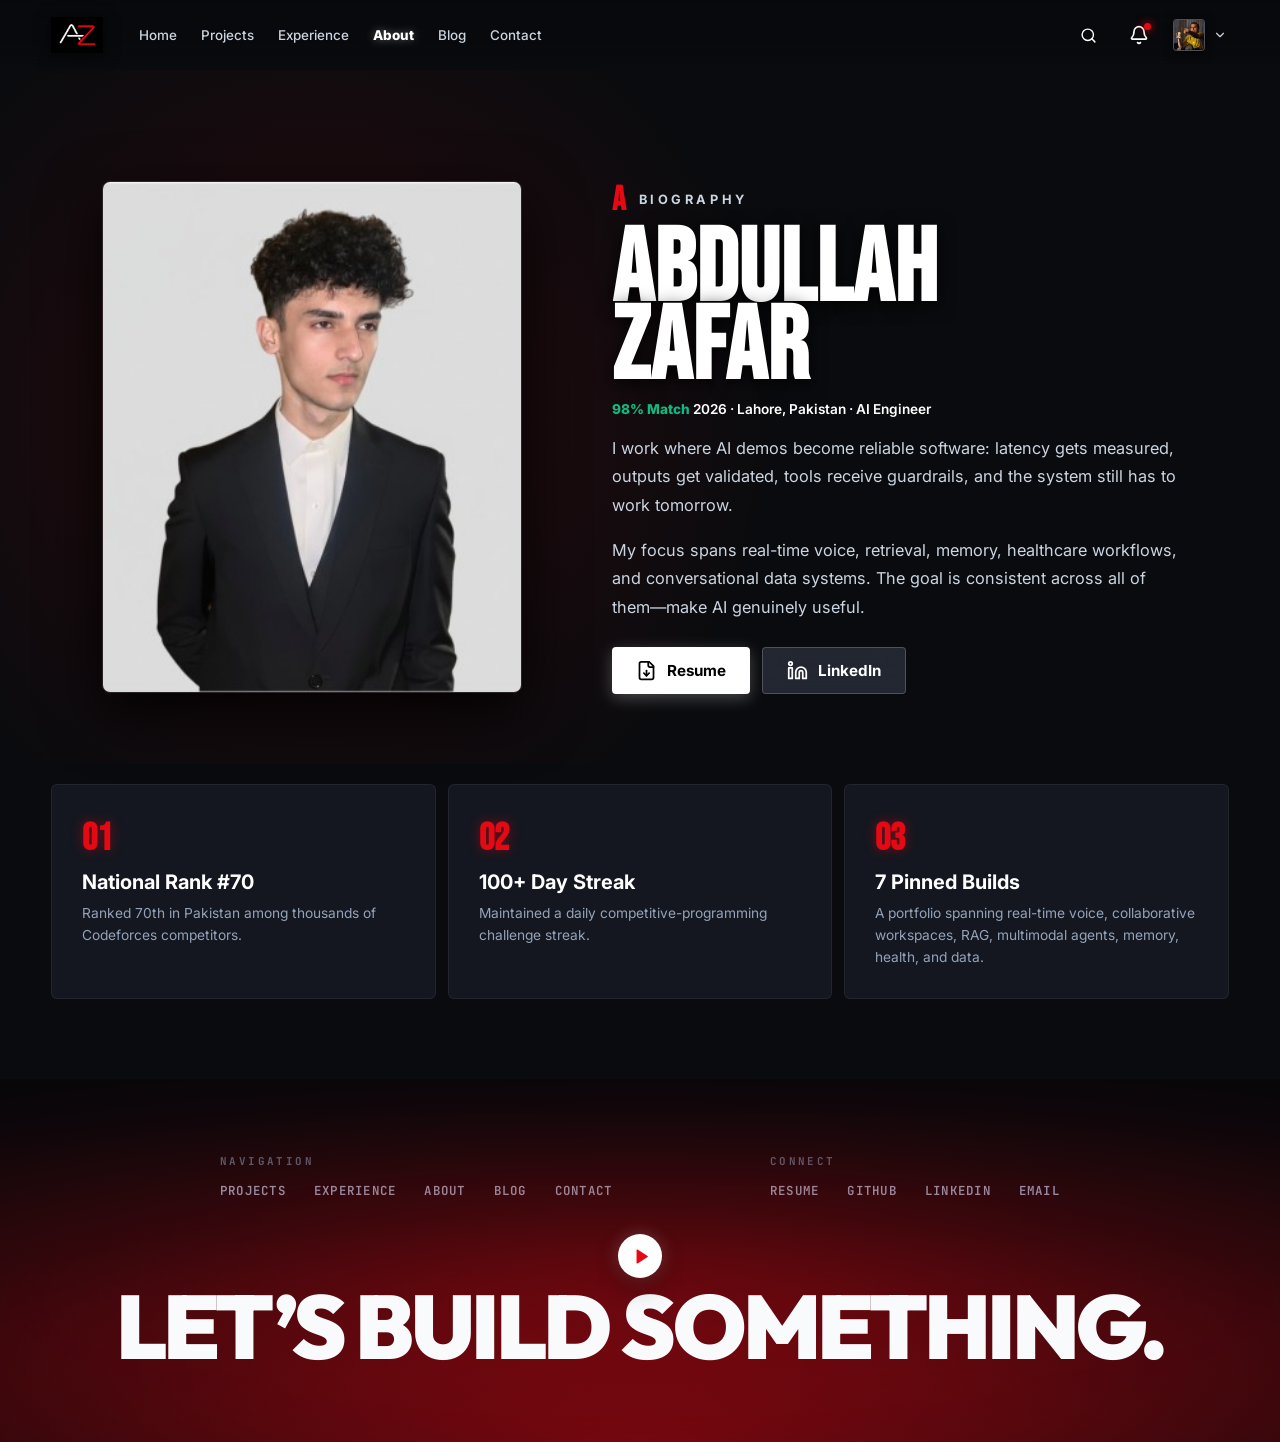
<file: pages/about.html>
<!doctype html><html lang="en"><head><meta charset="UTF-8"><meta name="viewport" content="width=device-width,initial-scale=1"><base href="../"><meta name="description" content="About Abdullah Zafar - AI Engineer"><title>About - Abdullah Zafar</title><link rel="icon" href="assets/icons/logo.PNG"><link rel="stylesheet" href="assets/css/styles.css?v=10"></head><body data-page="about"><div id="site"></div><script src="assets/vendor/lucide.min.js"></script><script src="assets/js/app.js?v=10"></script></body></html>
</file>
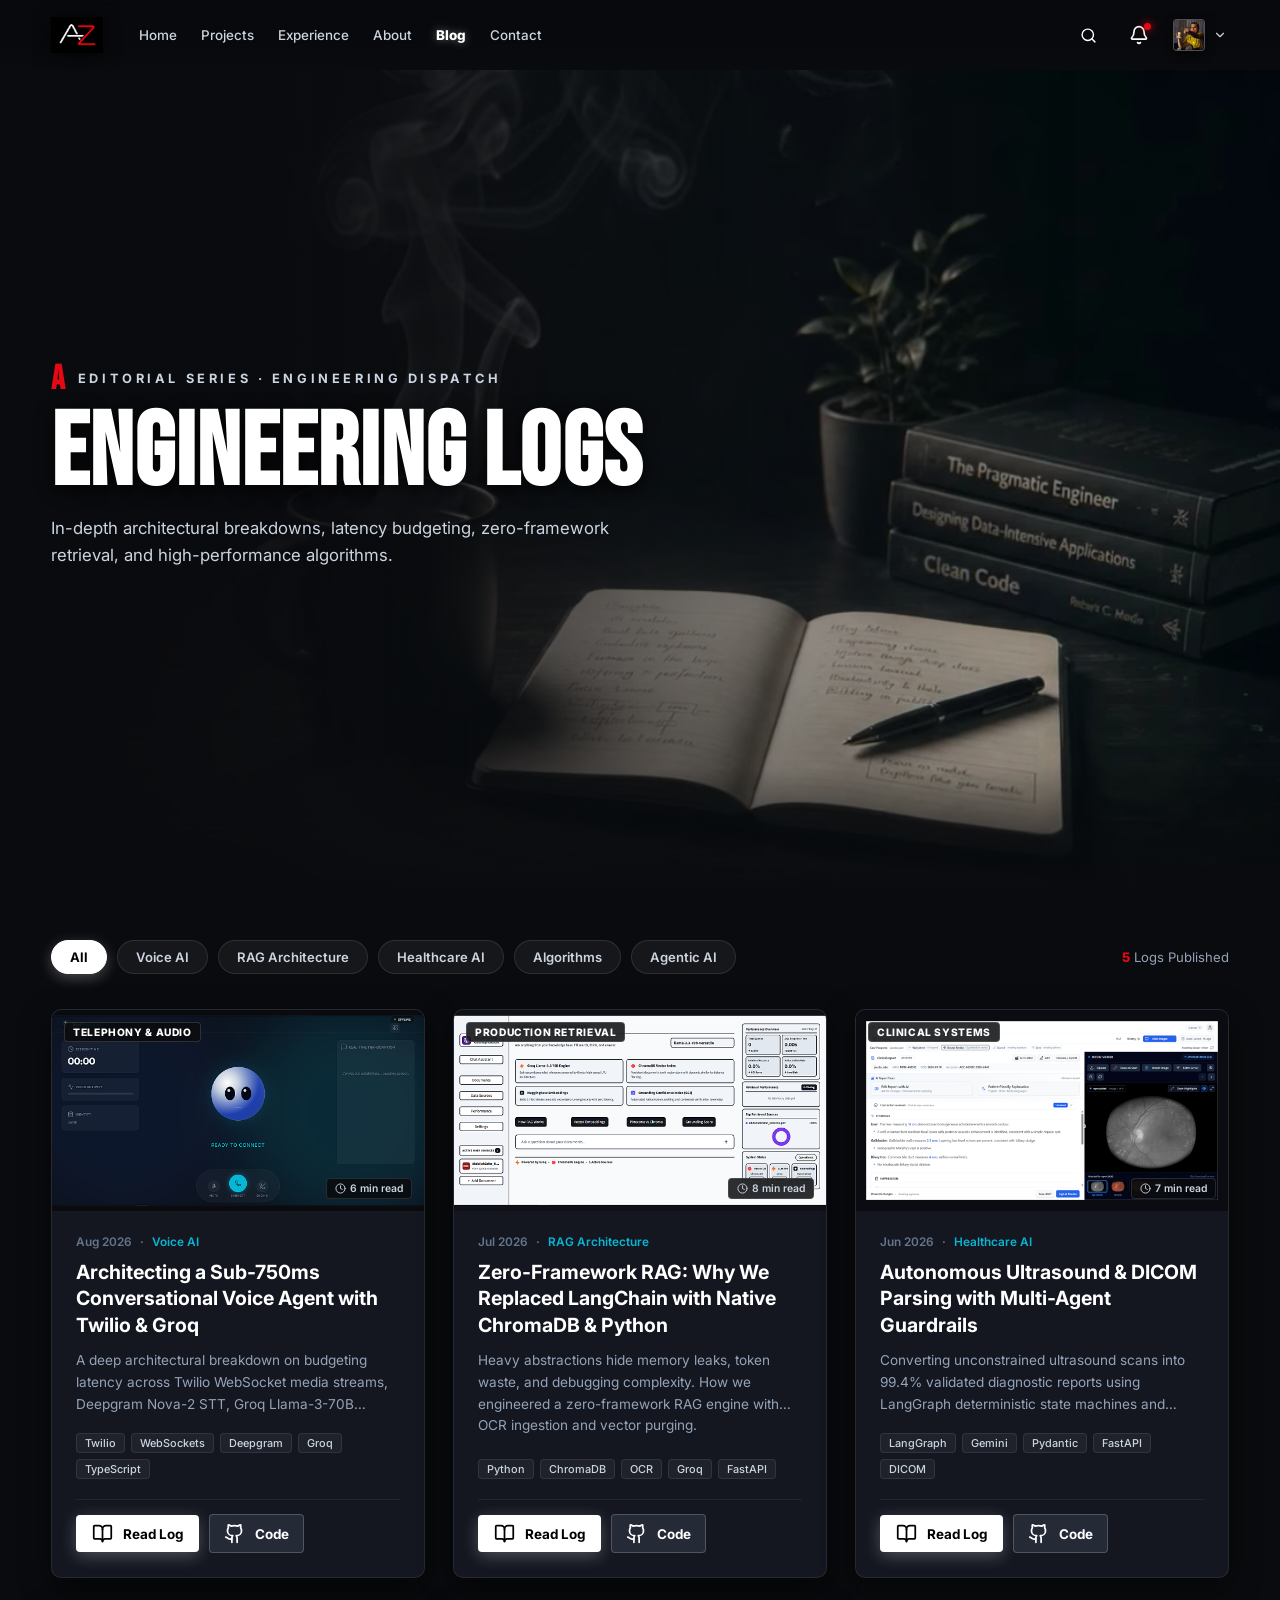
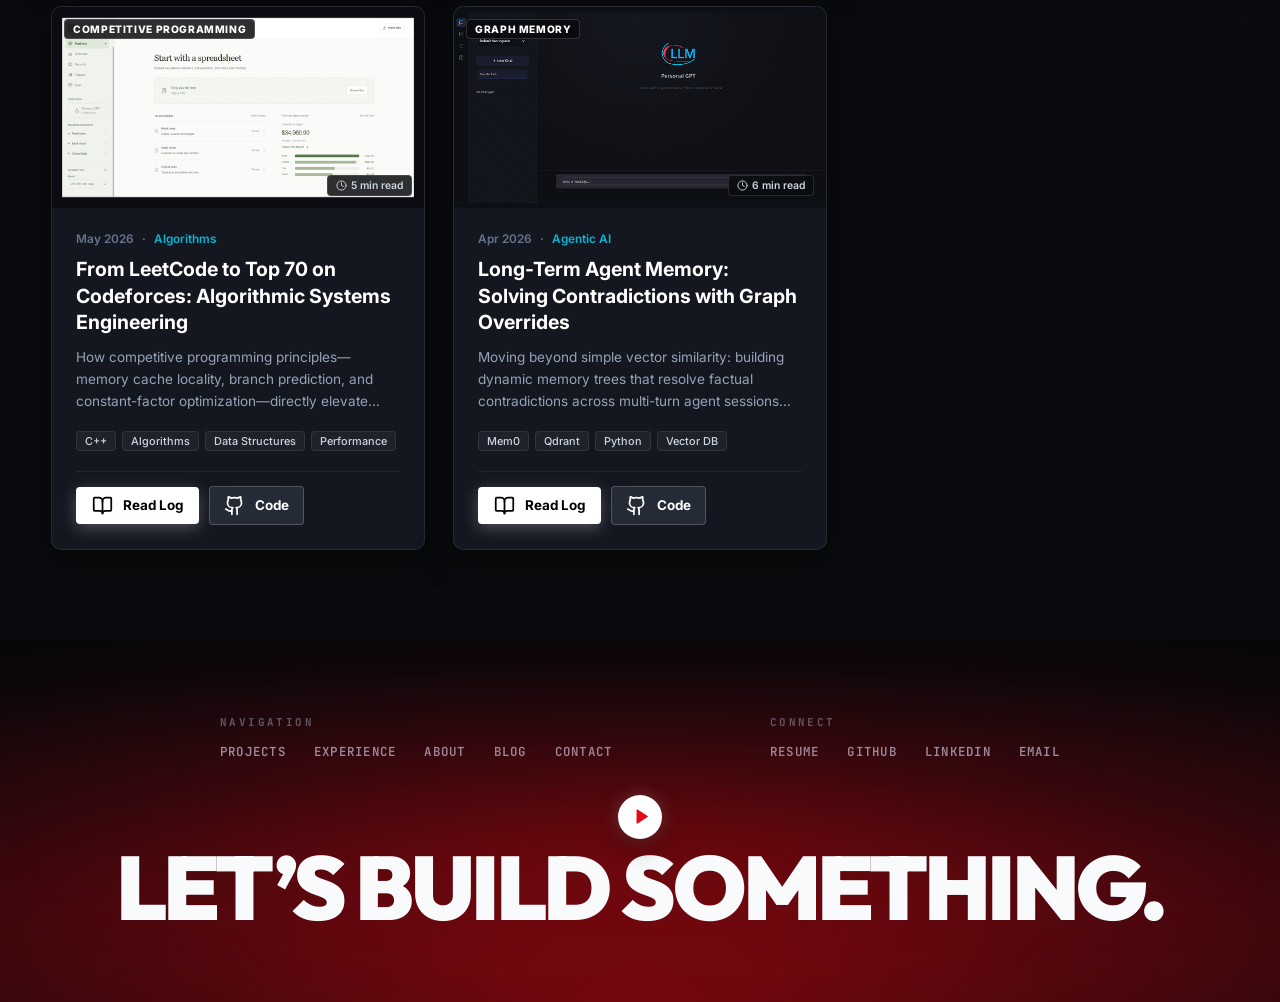
<file: pages/blog.html>
<!doctype html><html lang="en"><head><meta charset="UTF-8"><meta name="viewport" content="width=device-width,initial-scale=1"><base href="../"><meta name="description" content="Technical engineering logs, AI architecture breakdowns, and algorithmic insights by Abdullah Zafar."><title>Blog & Engineering Logs - Abdullah Zafar</title><link rel="icon" href="assets/icons/logo.PNG"><link rel="stylesheet" href="assets/css/styles.css?v=10"></head><body data-page="blog"><div id="site"></div><script src="assets/vendor/lucide.min.js"></script><script src="assets/js/app.js?v=10"></script></body></html>
</file>
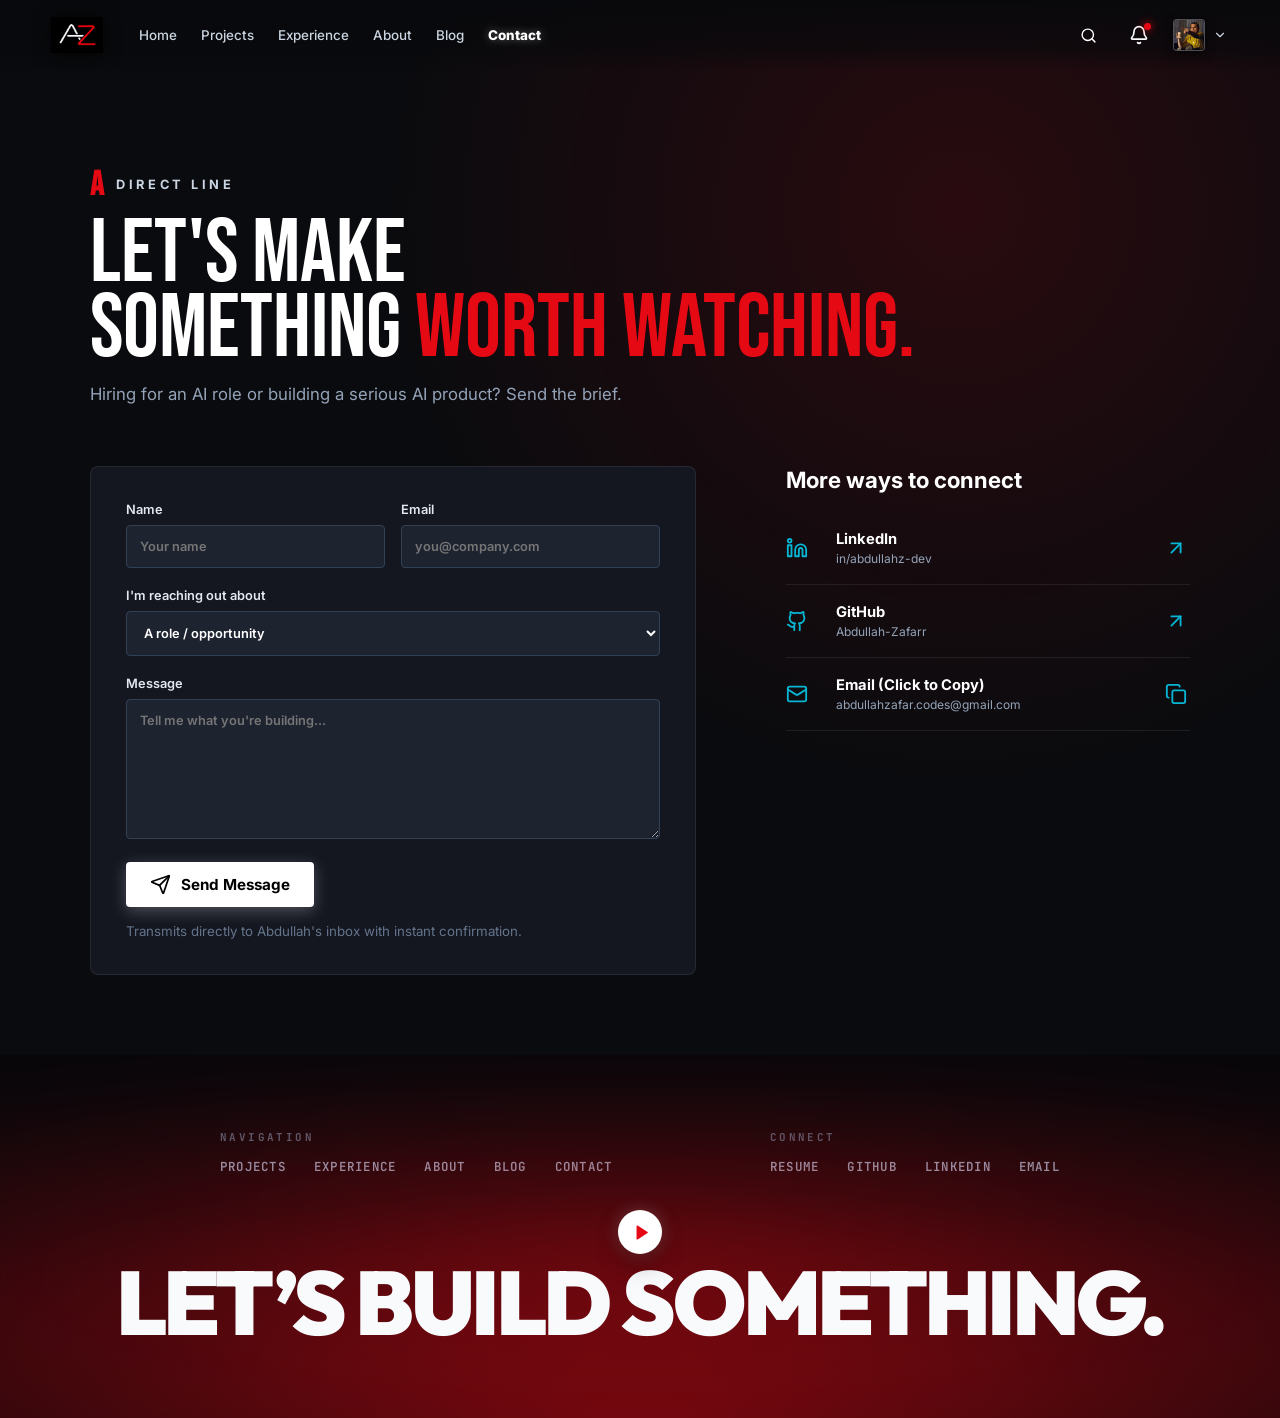
<file: pages/contact.html>
<!doctype html><html lang="en"><head><meta charset="UTF-8"><meta name="viewport" content="width=device-width,initial-scale=1"><base href="../"><meta name="description" content="Contact Abdullah Zafar"><title>Contact - Abdullah Zafar</title><link rel="icon" href="assets/icons/logo.PNG"><link rel="stylesheet" href="assets/css/styles.css?v=10"></head><body data-page="contact"><div id="site"></div><script src="assets/vendor/lucide.min.js"></script><script src="assets/js/app.js?v=10"></script></body></html>
</file>
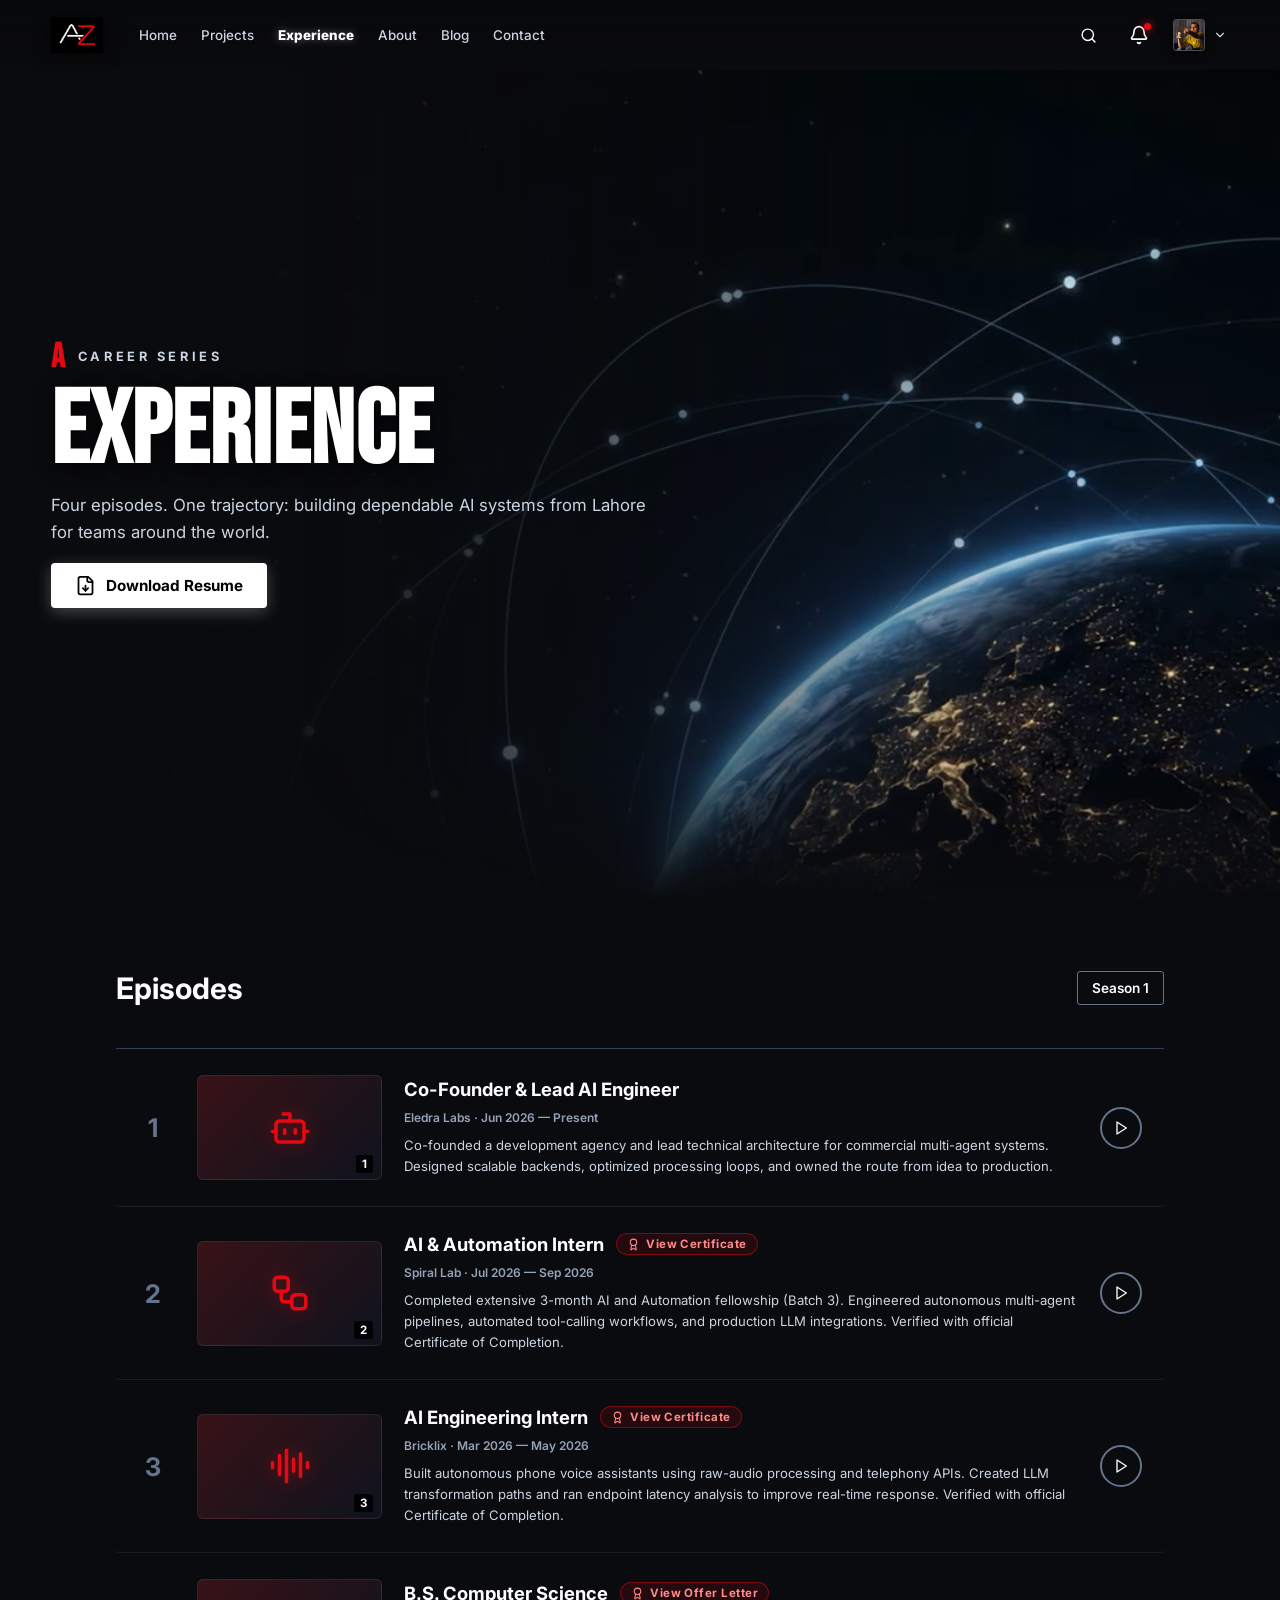
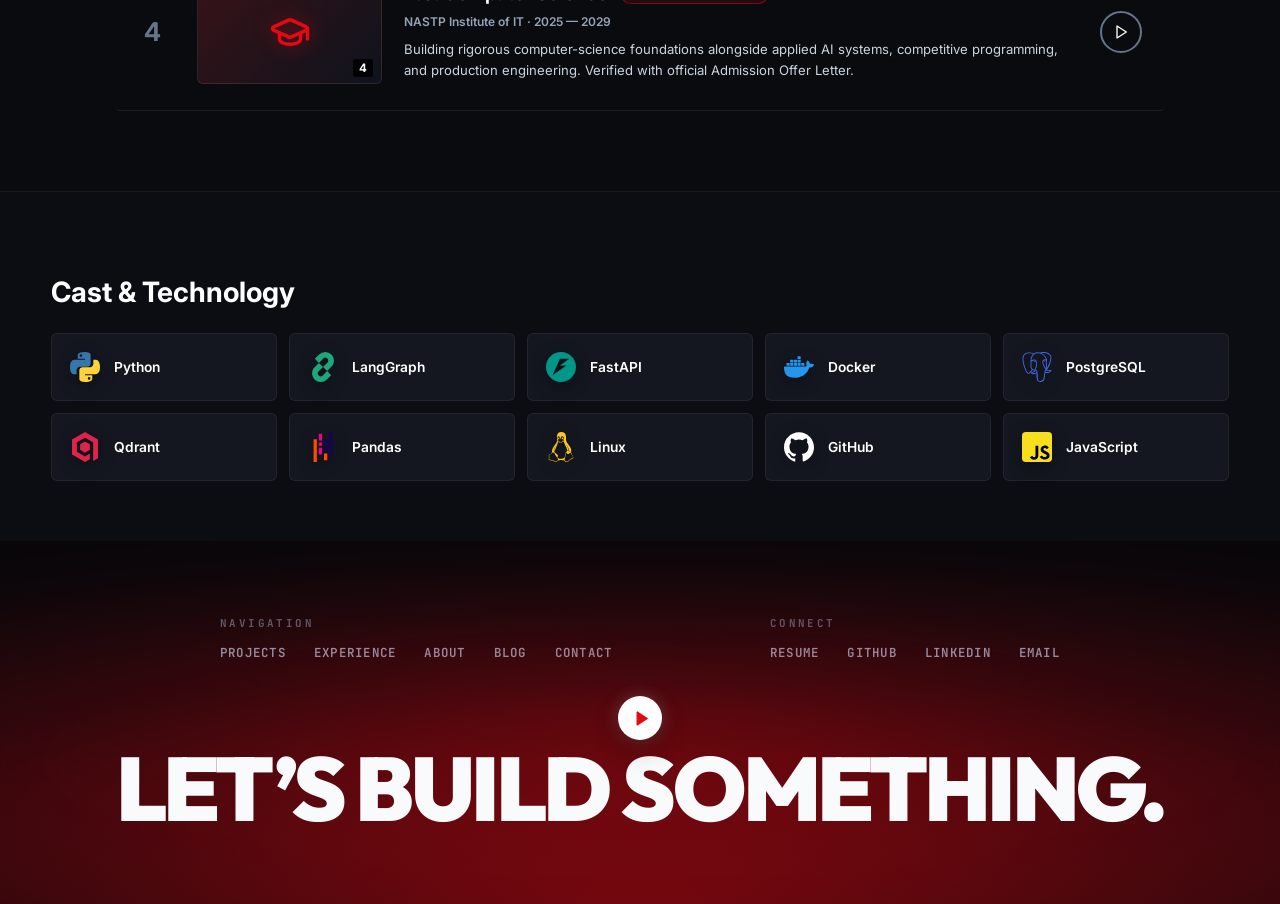
<file: pages/experience.html>
<!doctype html><html lang="en"><head><meta charset="UTF-8"><meta name="viewport" content="width=device-width,initial-scale=1"><base href="../"><meta name="description" content="Experience and technical stack of Abdullah Zafar"><title>Experience - Abdullah Zafar</title><link rel="icon" href="assets/icons/logo.PNG"><link rel="stylesheet" href="assets/css/styles.css?v=10"></head><body data-page="experience"><div id="site"></div><script src="assets/vendor/lucide.min.js"></script><script src="assets/js/app.js?v=10"></script></body></html>
</file>
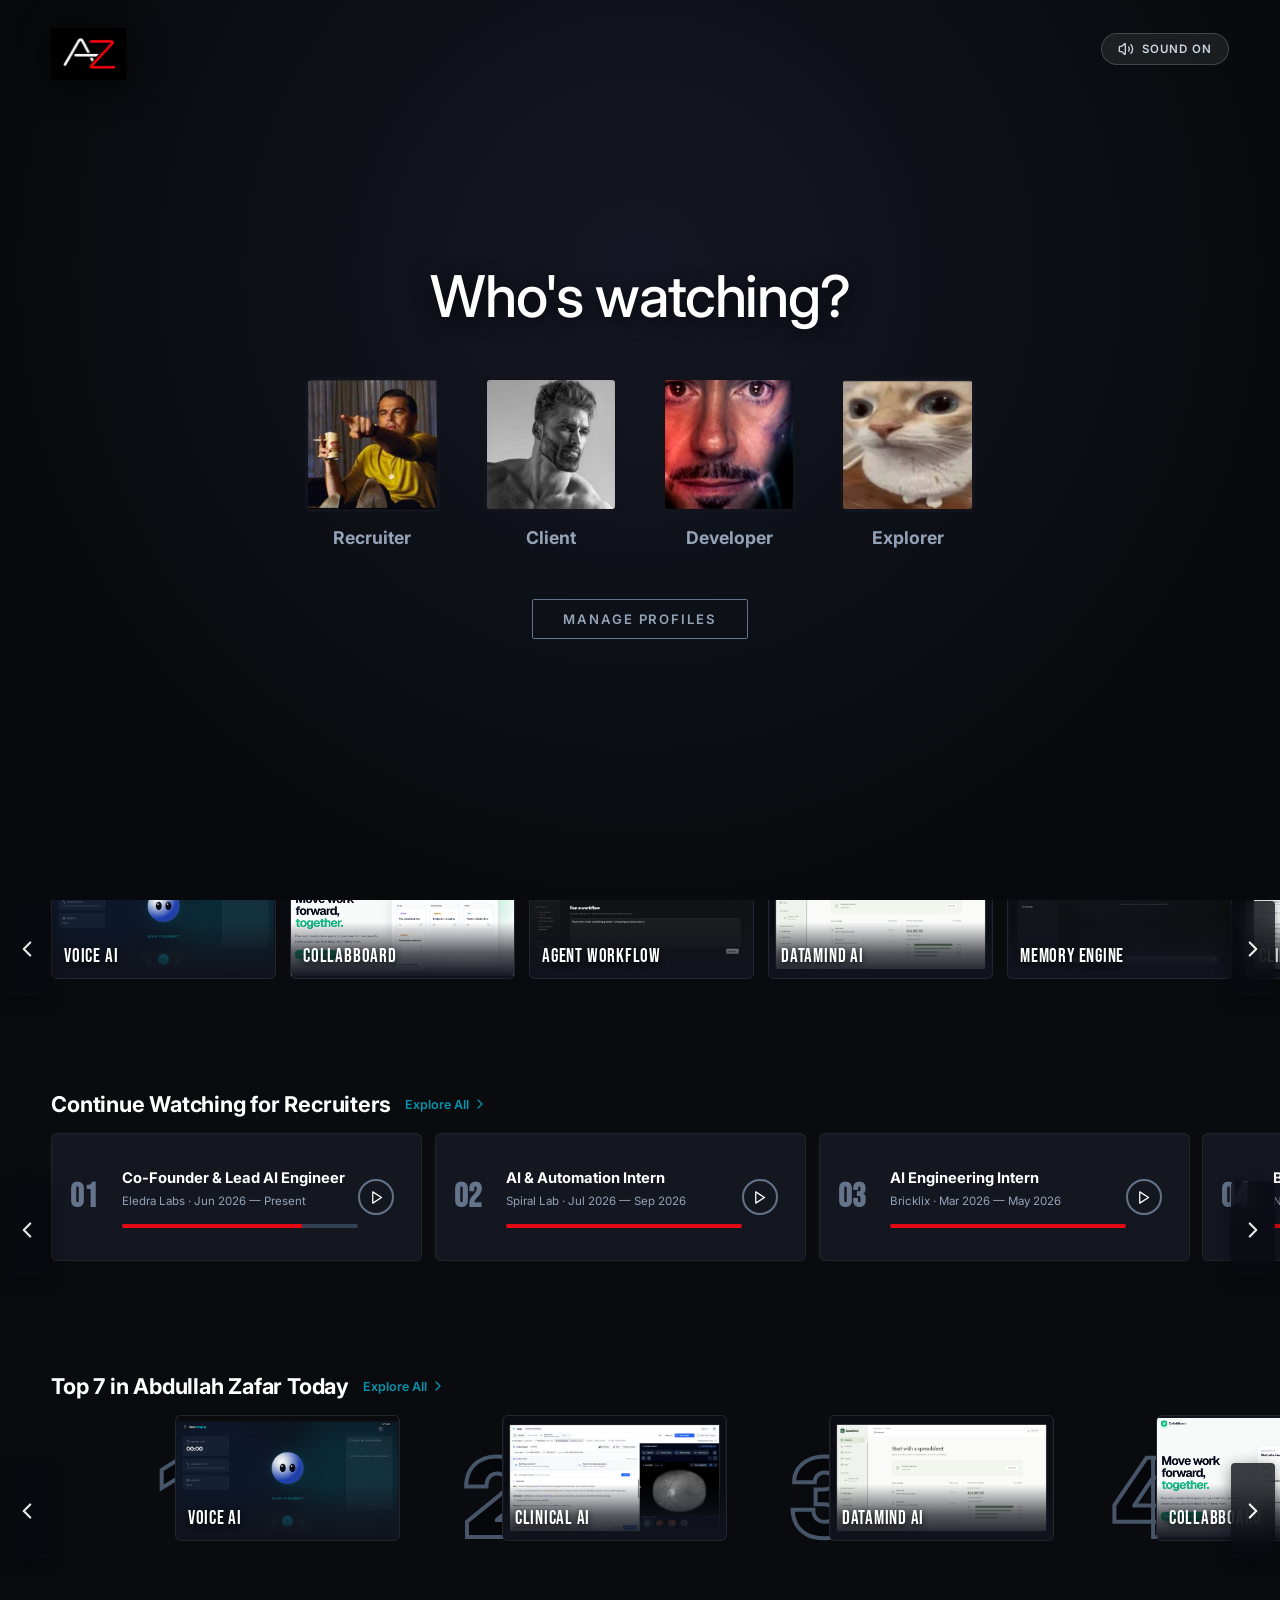
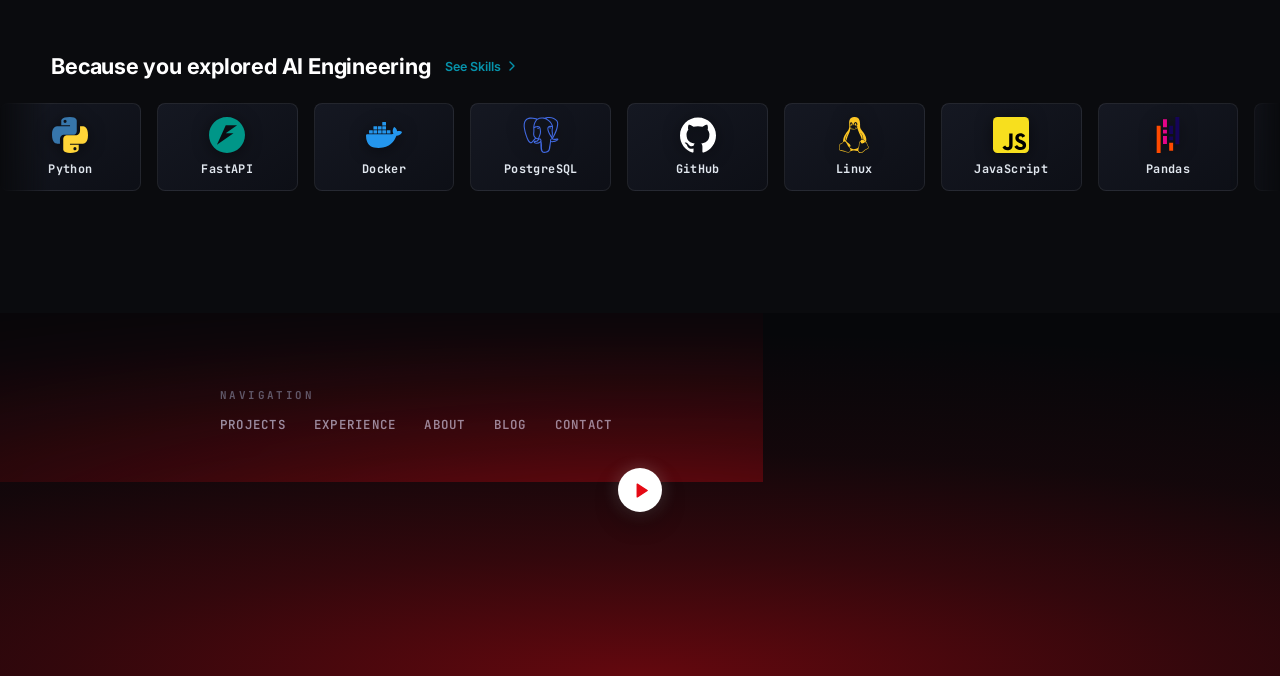
<file: pages/home.html>
<!doctype html><html lang="en"><head><meta charset="UTF-8"><meta name="viewport" content="width=device-width,initial-scale=1"><base href="../"><meta name="description" content="Abdullah Zafar - AI Engineer"><title>Browse - Abdullah Zafar</title><link rel="icon" href="assets/icons/logo.PNG"><link rel="stylesheet" href="assets/css/styles.css?v=10"></head><body data-page="home"><div id="site"></div><script src="assets/vendor/lucide.min.js"></script><script src="assets/js/app.js?v=10"></script></body></html>
</file>
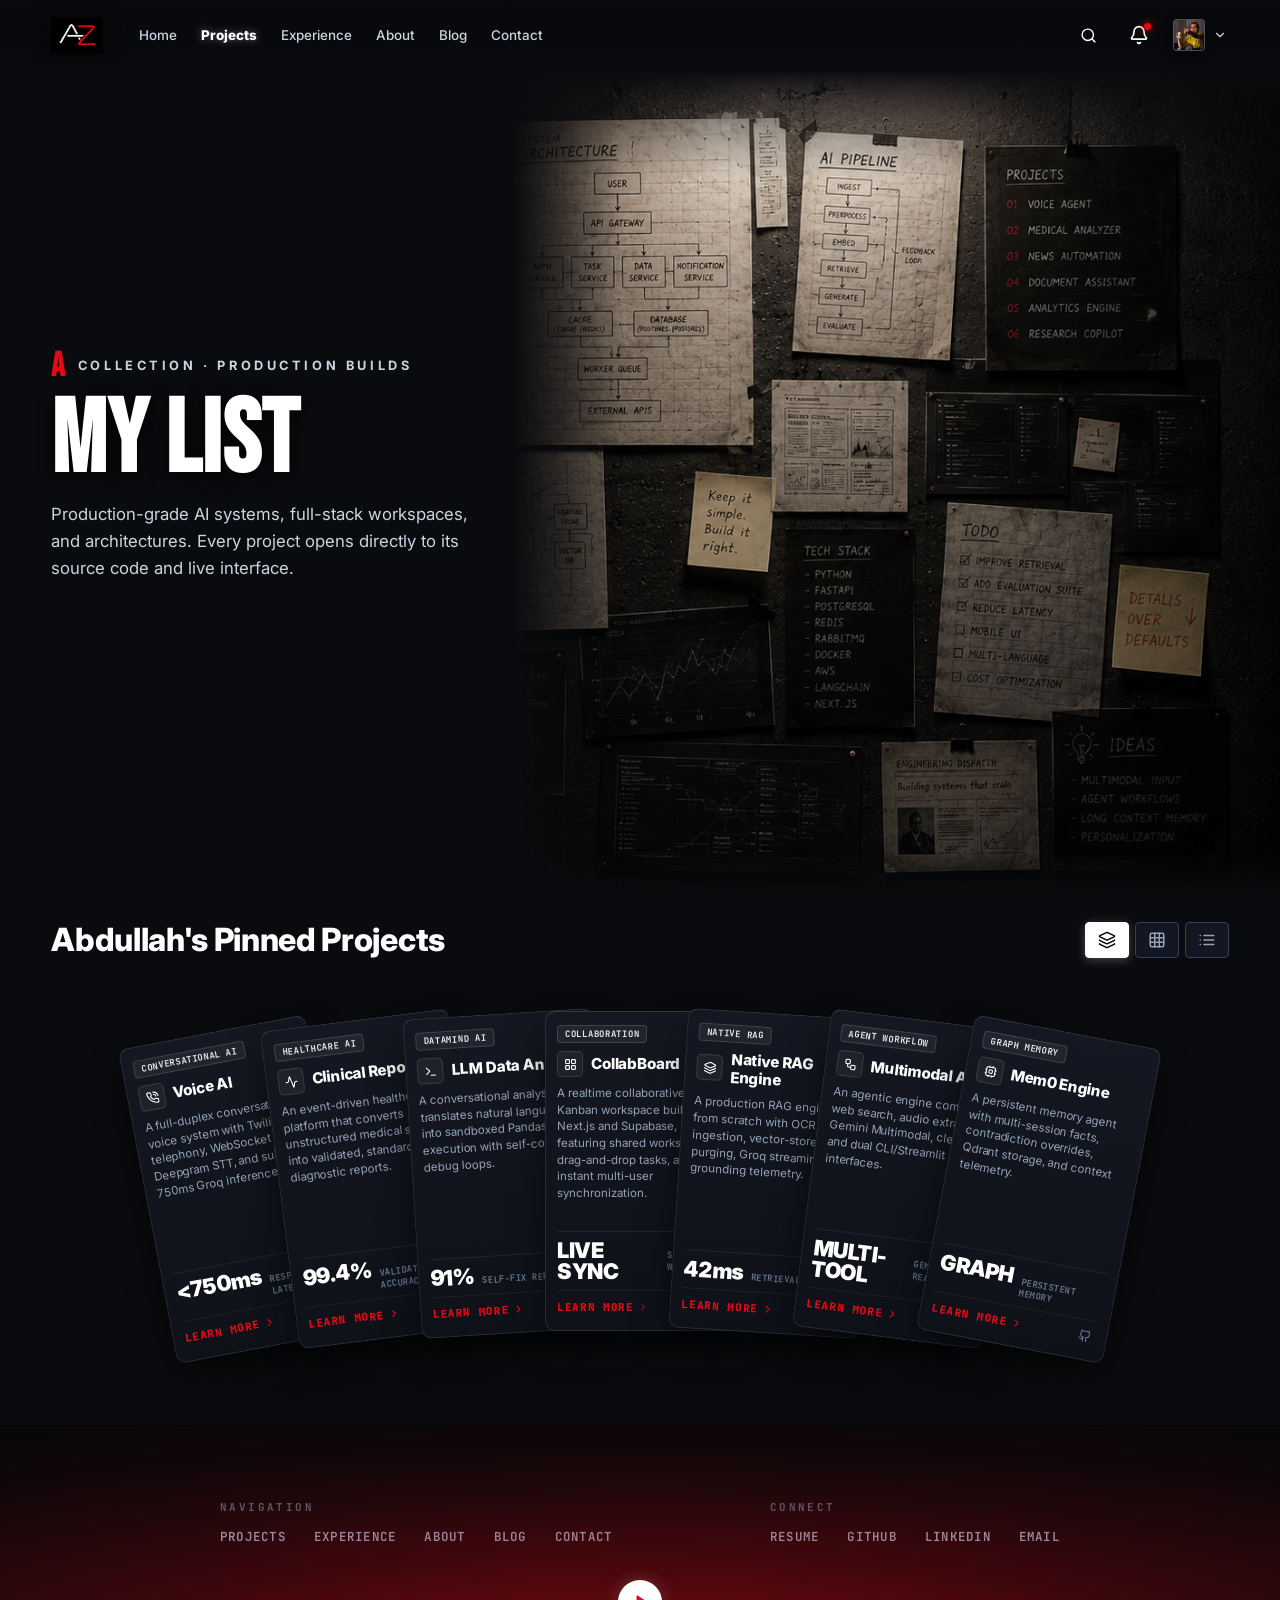
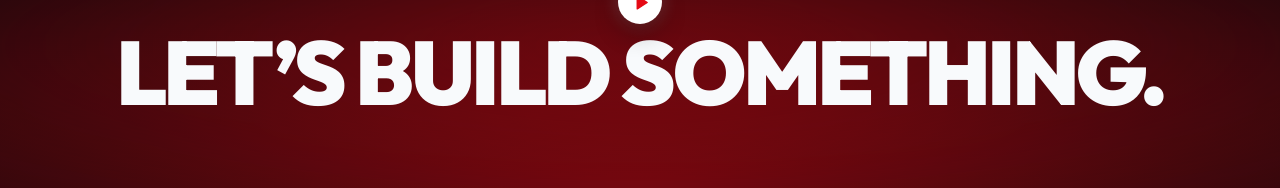
<file: pages/projects.html>
<!doctype html><html lang="en"><head><meta charset="UTF-8"><meta name="viewport" content="width=device-width,initial-scale=1"><base href="../"><meta name="description" content="Pinned AI engineering projects by Abdullah Zafar"><title>Projects - Abdullah Zafar</title><link rel="icon" href="assets/icons/logo.PNG"><link rel="stylesheet" href="assets/css/styles.css?v=10"></head><body data-page="projects"><div id="site"></div><script src="assets/vendor/lucide.min.js"></script><script src="assets/js/app.js?v=10"></script></body></html>
</file>
<file: assets/css/styles.css>
@import url('https://fonts.googleapis.com/css2?family=Bebas+Neue&family=Inter:wght@300;400;500;600;700;800;900&family=Outfit:wght@800;900&family=JetBrains+Mono:wght@400;500;600;700;800&display=swap');

:root {
  --black: #0a0b0e;
  --black-elevated: #111318;
  --black-card: #141720;
  --panel: rgba(18, 20, 28, 0.88);
  --red: #e50914;
  --red-glow: rgba(229, 9, 20, 0.45);
  --red-hover: #ff1925;
  --white: #ffffff;
  --gray: #a3a3a3;
  --gray-dark: #262a36;
  --green: #10b981;
  --green-glow: rgba(16, 185, 129, 0.35);
  --cyan: #06b6d4;
  --purple: #a855f7;
  --amber: #f59e0b;
}

* { box-sizing: border-box; }
html {
  scroll-behavior: smooth;
  scrollbar-width: thin;
  scrollbar-color: #262c3a #07080b;
}
body {
  margin: 0;
  background: var(--black);
  color: #fff;
  font-family: 'Inter', -apple-system, BlinkMacSystemFont, "Segoe UI", Roboto, sans-serif;
  overflow-x: hidden;
  -webkit-font-smoothing: antialiased;
  -moz-osx-font-smoothing: grayscale;
}

/* ========================================================
   Smooth Custom Scrollbars (Global & Modals) - Minimal Dark
   ======================================================== */
::-webkit-scrollbar {
  width: 7px;
  height: 7px;
}

::-webkit-scrollbar-track {
  background: #06070a;
}

::-webkit-scrollbar-thumb {
  background: #252a38;
  border-radius: 4px;
  border: 1px solid #06070a;
  transition: background .2s ease;
}

::-webkit-scrollbar-thumb:hover {
  background: #3c445a;
}

::-webkit-scrollbar-thumb:active {
  background: #4f576e;
}

::-webkit-scrollbar-corner {
  background: #06070a;
}

/* Modal & Container Smooth Scrollbars */
.details-modal,
.article-reader-modal,
.mobile-drawer,
.notif-dropdown {
  scrollbar-width: thin;
  scrollbar-color: #2b3244 #090a0f;
  scroll-behavior: smooth;
}

.details-modal::-webkit-scrollbar,
.article-reader-modal::-webkit-scrollbar {
  width: 6px;
}

.details-modal::-webkit-scrollbar-track,
.article-reader-modal::-webkit-scrollbar-track {
  background: #090a0f;
}

.details-modal::-webkit-scrollbar-thumb,
.article-reader-modal::-webkit-scrollbar-thumb {
  background: #2b3244;
  border-radius: 4px;
  border: 1px solid #090a0f;
}

.details-modal::-webkit-scrollbar-thumb:hover,
.article-reader-modal::-webkit-scrollbar-thumb:hover {
  background: #3e4760;
}

a { color: inherit; text-decoration: none; }
button, input, textarea, select { font: inherit; }
button { cursor: pointer; }
button:focus-visible, a:focus-visible, input:focus-visible, textarea:focus-visible, select:focus-visible {
  outline: 2px solid var(--white);
  outline-offset: 3px;
}

/* TV & Keyboard Focus Mode */
.tv-focus {
  outline: none !important;
  box-shadow: 0 0 0 1px rgba(255, 255, 255, 0.25), 0 15px 35px rgba(0,0,0,0.9) !important;
  transform: scale(1.15) !important;
  z-index: 55 !important;
  transition: transform .25s ease, box-shadow .25s ease !important;
}

/* TV Remote Navigation Helper Badge */
.tv-remote-hint {
  display: none !important;
}
.tv-hint-content {
  display: flex;
  align-items: center;
  gap: 10px;
  font-size: 0.72rem;
  color: #d1d5db;
}
.tv-hint-content kbd {
  background: #232734;
  border: 1px solid #475569;
  border-radius: 4px;
  padding: 2px 6px;
  font-family: inherit;
  font-weight: 700;
  color: #fff;
  font-size: 0.68rem;
  box-shadow: 0 2px 0 #0f1117;
}
.tv-hint-close {
  background: none;
  border: 0;
  color: #94a3b8;
  padding: 2px;
  display: grid;
  place-items: center;
  transition: color .2s;
}
.tv-hint-close:hover { color: #fff; }
.tv-hint-close svg { width: 14px; height: 14px; }

/* Profile Selector (Who's Watching?) */
.profiles-screen {
  position: fixed;
  inset: 0;
  z-index: 100;
  background: radial-gradient(circle at 50% 30%, #151824, #08090c 75%);
  display: grid;
  place-items: center;
  overflow: hidden;
  transition: opacity .6s cubic-bezier(0.16, 1, 0.3, 1), transform .7s cubic-bezier(0.16, 1, 0.3, 1);
}
.profiles-screen.profile-exit {
  opacity: 0;
  transform: scale(1.08);
  pointer-events: none;
}
.profiles-logo {
  position: absolute;
  top: 28px;
  left: 4vw;
}
.profiles-logo img {
  height: 52px;
  width: auto;
  max-width: 140px;
  object-fit: contain;
  filter: drop-shadow(0 4px 16px rgba(0,0,0,0.7));
  transition: transform .2s ease;
}
.profiles-logo:hover img {
  transform: scale(1.04);
}
.profile-sound-status {
  position: absolute;
  right: 4vw;
  top: 33px;
  color: #cbd5e1;
  background: rgba(255,255,255,0.08);
  backdrop-filter: blur(10px);
  border: 1px solid rgba(255,255,255,0.18);
  border-radius: 20px;
  padding: 7px 16px;
  display: flex;
  align-items: center;
  gap: 8px;
  font-size: .72rem;
  letter-spacing: .08em;
  text-transform: uppercase;
  font-weight: 600;
  transition: background .2s, color .2s, border-color .2s;
}
.profile-sound-status:hover {
  background: rgba(255,255,255,0.18);
  border-color: rgba(255,255,255,0.35);
  color: #fff;
}
.profile-sound-status svg { width: 16px; height: 16px; }
.profiles-content {
  text-align: center;
  padding: 20px;
  transition: opacity .35s, transform .5s;
}
.profiles-content h1 {
  font-size: clamp(2.6rem, 4.5vw, 4.2rem);
  font-weight: 500;
  letter-spacing: -0.02em;
  margin: 0 0 45px;
  text-shadow: 0 4px 20px rgba(0,0,0,0.8);
}
.profiles-list {
  display: flex;
  justify-content: center;
  gap: 32px;
}
.viewer {
  background: none;
  border: 0;
  color: #94a3b8;
  display: grid;
  gap: 15px;
  font-size: 1.1rem;
  font-weight: 500;
  transition: opacity .3s, transform .35s, filter .3s;
}
.viewer-art {
  width: clamp(125px, 10.5vw, 175px);
  aspect-ratio: 1;
  display: block;
  border: 3px solid transparent;
  border-radius: 6px;
  overflow: hidden;
  position: relative;
  background: #11141c;
  transition: border-color .2s, transform .25s cubic-bezier(0.2, 0.8, 0.2, 1), box-shadow .25s;
}
.viewer-img {
  width: 100%;
  height: 100%;
  object-fit: cover;
  display: block;
  transition: transform .3s ease;
}
.viewer:hover { color: #fff; }
.viewer:hover .viewer-art {
  border-color: #fff;
  transform: scale(1.06) translateY(-4px);
  box-shadow: 0 16px 36px rgba(0,0,0,0.7);
}
.viewer:hover .viewer-img {
  transform: scale(1.05);
}
.viewer.not-chosen {
  opacity: 0;
  transform: scale(.84);
  filter: blur(4px);
}
.viewer.chosen {
  transform: scale(1.14);
  color: #fff;
}
.profile-selecting .profiles-content h1,
.profile-selecting .manage-profiles {
  opacity: 0;
}
.profile-transition-logo {
  position: absolute;
  inset: 0;
  display: grid;
  place-items: center;
  opacity: 0;
  pointer-events: none;
}
.profile-transition-logo img { width: 140px; height: auto; object-fit: contain; }
.profile-selecting .profile-transition-logo {
  animation: profileLogo .9s .65s ease-out both;
}
.manage-profiles {
  margin-top: 50px;
  background: none;
  border: 1px solid #64748b;
  color: #94a3b8;
  padding: 11px 30px;
  letter-spacing: .15em;
  font-size: .82rem;
  font-weight: 600;
  border-radius: 2px;
  transition: all .25s;
}
.manage-profiles:hover {
  border-color: #fff;
  color: #fff;
  background: rgba(255,255,255,0.06);
}
@keyframes profileLogo {
  0% { opacity: 0; transform: scale(.7); }
  45% { opacity: 1; transform: scale(1); }
  100% { opacity: 0; transform: scale(5); }
}

/* Header & Nav */
.netflix-nav {
  position: fixed;
  z-index: 50;
  top: 0;
  left: 0;
  right: 0;
  height: 70px;
  padding: 0 4%;
  display: flex;
  align-items: center;
  gap: 36px;
  background: linear-gradient(180deg, rgba(8,9,12,0.95) 0%, rgba(8,9,12,0.6) 70%, transparent 100%);
  transition: background .35s, backdrop-filter .35s;
}
.netflix-nav.scrolled {
  background: rgba(10, 11, 14, 0.94);
  backdrop-filter: blur(16px);
  border-bottom: 1px solid rgba(255,255,255,0.06);
}
.nav-logo {
  display: flex;
  align-items: center;
}
.nav-logo img {
  display: block;
  height: 36px;
  width: auto;
  max-width: 120px;
  object-fit: contain;
  transition: transform .2s ease, filter .2s ease;
  filter: drop-shadow(0 2px 8px rgba(0,0,0,0.6));
}
.nav-logo:hover img {
  transform: scale(1.06);
  filter: drop-shadow(0 0 14px rgba(229,9,20,0.5));
}
.netflix-nav nav { display: flex; gap: 24px; }
.netflix-nav nav a {
  font-size: .84rem;
  font-weight: 500;
  color: #cbd5e1;
  transition: color .2s;
}
.netflix-nav nav a:hover { color: #fff; }
.netflix-nav nav a.active {
  font-weight: 800;
  color: #fff;
  text-shadow: 0 0 10px rgba(255,255,255,0.4);
}
.nav-tools {
  margin-left: auto;
  display: flex;
  align-items: center;
  gap: 16px;
}
.nav-tool {
  background: none;
  border: 0;
  color: #fff;
  padding: 6px;
  position: relative;
  transition: transform .15s;
  display: grid;
  place-items: center;
}
.nav-tool:hover { transform: scale(1.12); }
.nav-tool svg { width: 20px; height: 20px; }
.nav-tool b {
  position: absolute;
  top: 4px;
  right: 4px;
  width: 7px;
  height: 7px;
  background: var(--red);
  box-shadow: 0 0 8px var(--red);
  border-radius: 50%;
}

/* Notification Dropdown */
.notification-wrapper { position: relative; }
.notification-dropdown {
  position: absolute;
  right: 0;
  top: 45px;
  width: 330px;
  background: rgba(16, 18, 26, 0.96);
  backdrop-filter: blur(18px);
  border: 1px solid rgba(255, 255, 255, 0.16);
  border-radius: 8px;
  box-shadow: 0 20px 50px rgba(0,0,0,0.9);
  padding: 14px;
  display: none;
  flex-direction: column;
  gap: 10px;
  z-index: 95;
  animation: heroIn .25s cubic-bezier(0.16, 1, 0.3, 1) both;
}
.notification-dropdown.open { display: flex; }
.notif-header {
  display: flex;
  justify-content: space-between;
  align-items: center;
  border-bottom: 1px solid rgba(255,255,255,0.08);
  padding-bottom: 8px;
}
.notif-header strong { font-size: 0.85rem; color: #fff; }
.notif-header span {
  background: var(--red);
  font-size: 0.65rem;
  font-weight: 800;
  padding: 2px 6px;
  border-radius: 10px;
}
.notif-list {
  display: flex;
  flex-direction: column;
  gap: 8px;
  max-height: 280px;
  overflow-y: auto;
}
.notif-item {
  display: flex;
  gap: 12px;
  align-items: flex-start;
  padding: 10px;
  background: rgba(255,255,255,0.04);
  border: 1px solid rgba(255,255,255,0.05);
  border-radius: 6px;
  transition: background .2s;
}
.notif-item:hover { background: rgba(255,255,255,0.09); }
.notif-icon {
  width: 30px;
  height: 30px;
  background: rgba(229, 9, 20, 0.18);
  color: var(--red);
  border-radius: 6px;
  display: grid;
  place-items: center;
  flex-shrink: 0;
}
.notif-icon svg { width: 15px; height: 15px; }
.notif-content { display: flex; flex-direction: column; gap: 2px; }
.notif-content b { font-size: 0.78rem; color: #fff; }
.notif-content p { font-size: 0.7rem; color: #94a3b8; margin: 0; line-height: 1.4; }
.notif-content small { font-size: 0.62rem; color: #64748b; margin-top: 3px; font-weight: 500; }
.notif-footer {
  font-size: 0.74rem;
  color: var(--cyan);
  display: flex;
  align-items: center;
  justify-content: flex-end;
  gap: 4px;
  padding-top: 6px;
  border-top: 1px solid rgba(255,255,255,0.08);
  font-weight: 600;
}
.notif-footer svg { width: 14px; height: 14px; }

.profile-menu {
  display: flex;
  align-items: center;
  gap: 8px;
  background: none;
  border: 0;
  color: #fff;
  padding: 2px;
  transition: transform .2s ease;
}
.profile-menu:hover { transform: scale(1.05); }
.nav-avatar {
  width: 32px;
  height: 32px;
  border-radius: 4px;
  overflow: hidden;
  background: #11141c;
  display: flex;
  align-items: center;
  justify-content: center;
  box-shadow: 0 2px 10px rgba(0,0,0,0.6);
  border: 1.5px solid rgba(255, 255, 255, 0.25);
  transition: border-color .2s ease, box-shadow .2s ease;
}
.profile-menu:hover .nav-avatar {
  border-color: #fff;
  box-shadow: 0 0 12px rgba(255, 255, 255, 0.4);
}
.nav-avatar img {
  width: 100%;
  height: 100%;
  object-fit: cover;
  display: block;
}
.profile-menu svg {
  width: 14px;
  height: 14px;
  color: #cbd5e1;
  transition: transform .2s ease, color .2s ease;
}
.profile-menu:hover svg {
  color: #fff;
  transform: translateY(1px);
}
.search-wrapper {
  position: relative;
  display: flex;
  align-items: center;
}
.search-box {
  position: relative;
  display: flex;
  align-items: center;
  width: 36px;
  height: 36px;
  background: transparent;
  border: 1px solid transparent;
  border-radius: 4px;
  transition: width .3s cubic-bezier(0.16, 1, 0.3, 1), 
              background .25s ease, 
              border-color .25s ease, 
              box-shadow .25s ease;
  overflow: visible;
}
.search-box.open {
  width: 310px;
  background: rgba(10, 12, 18, 0.96);
  backdrop-filter: blur(16px);
  -webkit-backdrop-filter: blur(16px);
  border: 1px solid rgba(255, 255, 255, 0.45);
  box-shadow: 0 4px 20px rgba(0, 0, 0, 0.7);
}
.search-box.open:focus-within {
  border-color: #fff;
  box-shadow: 0 4px 20px rgba(0, 0, 0, 0.7);
}
.search-box .search-toggle {
  background: none;
  border: 0;
  color: #fff;
  width: 34px;
  height: 34px;
  min-width: 34px;
  display: grid;
  place-items: center;
  cursor: pointer;
  padding: 0;
  transition: color .2s, transform .15s;
  outline: none !important;
}
.search-box .search-toggle:focus,
.search-box .search-toggle:focus-visible {
  outline: none !important;
  box-shadow: none !important;
}
.search-box .search-toggle:hover {
  transform: scale(1.08);
  color: #fff;
}
.search-box input {
  width: 0;
  opacity: 0;
  padding: 0;
  background: transparent;
  border: 0 !important;
  color: #fff;
  font-family: inherit;
  font-size: .82rem;
  outline: none !important;
  box-shadow: none !important;
  pointer-events: none;
  transition: width .3s cubic-bezier(0.16, 1, 0.3, 1), opacity .2s;
}
.search-box input:focus,
.search-box input:focus-visible {
  outline: none !important;
  box-shadow: none !important;
  border: none !important;
}
.search-box.open input {
  width: 100%;
  opacity: 1;
  padding: 6px 8px 6px 4px;
  pointer-events: auto;
}
.search-box input::placeholder {
  color: #64748b;
  font-size: .78rem;
}
.search-box .search-close:focus,
.search-box .search-close:focus-visible {
  outline: none !important;
  box-shadow: none !important;
}
.search-box .search-close {
  background: none;
  border: 0;
  color: #94a3b8;
  width: 28px;
  height: 28px;
  min-width: 28px;
  display: none;
  place-items: center;
  cursor: pointer;
  padding: 0;
  margin-right: 4px;
  border-radius: 50%;
  transition: color .2s, background .2s;
}
.search-box .search-close:hover {
  color: #fff;
  background: rgba(255, 255, 255, 0.12);
}
.search-box.open .search-close.has-val {
  display: grid;
}
.search-box svg {
  width: 17px;
  height: 17px;
}

/* Search Live Dropdown */
.search-dropdown {
  position: absolute;
  top: calc(100% + 10px);
  right: 0;
  width: 380px;
  max-width: calc(100vw - 28px);
  max-height: 480px;
  overflow-y: auto;
  background: rgba(14, 17, 26, 0.98);
  backdrop-filter: blur(20px);
  -webkit-backdrop-filter: blur(20px);
  border: 1px solid rgba(255, 255, 255, 0.16);
  border-radius: 8px;
  box-shadow: 0 20px 50px rgba(0, 0, 0, 0.88), 0 0 1px 1px rgba(255, 255, 255, 0.08);
  z-index: 1000;
  animation: heroIn .2s cubic-bezier(0.16, 1, 0.3, 1) both;
}
.search-dropdown::-webkit-scrollbar {
  width: 5px;
}
.search-dropdown::-webkit-scrollbar-thumb {
  background: rgba(255, 255, 255, 0.2);
  border-radius: 4px;
}
.search-dropdown[hidden] {
  display: none !important;
}
.search-drop-inner {
  display: flex;
  flex-direction: column;
}
.search-drop-section {
  padding: 12px 14px 8px;
  border-bottom: 1px solid rgba(255, 255, 255, 0.07);
}
.search-drop-section:last-of-type {
  border-bottom: none;
}
.search-drop-section-title {
  display: flex;
  justify-content: space-between;
  align-items: center;
  font-size: .68rem;
  font-weight: 700;
  letter-spacing: .08em;
  color: #94a3b8;
  margin-bottom: 8px;
  padding: 0 2px;
}
.search-drop-section-title small {
  font-weight: 600;
  color: var(--red);
  background: rgba(229, 9, 20, 0.14);
  padding: 2px 7px;
  border-radius: 8px;
  font-size: .65rem;
}
.search-drop-items {
  display: flex;
  flex-direction: column;
  gap: 4px;
}
.search-drop-item {
  display: flex;
  align-items: center;
  gap: 12px;
  padding: 8px 10px;
  border-radius: 6px;
  cursor: pointer;
  background: transparent;
  transition: background .18s ease, transform .18s ease;
  outline: none;
}
.search-drop-item:hover,
.search-drop-item:focus {
  background: rgba(255, 255, 255, 0.08);
  transform: translateX(2px);
}
.search-drop-item:focus-visible {
  background: rgba(255, 255, 255, 0.12);
  outline: 2px solid rgba(229, 9, 20, 0.7);
  outline-offset: -1px;
}
.search-drop-thumb {
  width: 52px;
  height: 38px;
  border-radius: 4px;
  object-fit: cover;
  background: #1e2230;
  flex-shrink: 0;
  border: 1px solid rgba(255, 255, 255, 0.1);
}
.search-drop-icon {
  width: 38px;
  height: 38px;
  border-radius: 6px;
  background: rgba(229, 9, 20, 0.15);
  color: var(--red);
  display: grid;
  place-items: center;
  flex-shrink: 0;
}
.search-drop-icon svg {
  width: 18px;
  height: 18px;
}
.search-drop-info {
  display: flex;
  flex-direction: column;
  gap: 2px;
  flex: 1;
  min-width: 0;
}
.search-drop-heading {
  display: flex;
  align-items: center;
  justify-content: space-between;
  gap: 8px;
}
.search-drop-heading strong {
  font-size: .82rem;
  color: #fff;
  white-space: nowrap;
  overflow: hidden;
  text-overflow: ellipsis;
}
.search-drop-badge {
  font-size: .64rem;
  font-weight: 700;
  color: #4ade80;
  background: rgba(74, 222, 128, 0.12);
  padding: 1px 5px;
  border-radius: 4px;
  white-space: nowrap;
}
.search-drop-read {
  font-size: .64rem;
  color: #94a3b8;
  white-space: nowrap;
}
.search-drop-desc {
  font-size: .72rem;
  color: #94a3b8;
  margin: 0;
  line-height: 1.35;
  display: -webkit-box;
  -webkit-line-clamp: 1;
  -webkit-box-orient: vertical;
  overflow: hidden;
}
.search-drop-tags {
  display: flex;
  gap: 4px;
  margin-top: 3px;
  flex-wrap: wrap;
}
.search-drop-tags span {
  font-size: .62rem;
  padding: 1px 5px;
  border-radius: 3px;
  background: rgba(255, 255, 255, 0.06);
  color: #cbd5e1;
}
.search-drop-tags span.category-tag {
  background: rgba(0, 212, 255, 0.12);
  color: var(--cyan);
}
.search-drop-tags span.match-tag {
  background: rgba(229, 9, 20, 0.22);
  color: #ff7875;
  font-weight: 600;
}
.search-drop-chevron {
  width: 14px;
  height: 14px;
  color: #64748b;
  flex-shrink: 0;
  transition: transform .2s, color .2s;
}
.search-drop-item:hover .search-drop-chevron {
  transform: translateX(2px);
  color: #fff;
}
.search-highlight {
  background: rgba(229, 9, 20, 0.35);
  color: #fff;
  padding: 0 2px;
  border-radius: 2px;
}
.search-drop-footer {
  padding: 10px 14px;
  background: rgba(0, 0, 0, 0.3);
  border-top: 1px solid rgba(255, 255, 255, 0.08);
}
.search-drop-all-btn {
  display: flex;
  align-items: center;
  justify-content: space-between;
  width: 100%;
  font-size: .76rem;
  font-weight: 600;
  color: var(--cyan);
  text-decoration: none;
  transition: color .2s;
}
.search-drop-all-btn:hover {
  color: #fff;
}
.search-drop-all-btn svg {
  width: 14px;
  height: 14px;
  transition: transform .2s;
}
.search-drop-all-btn:hover svg {
  transform: translateX(3px);
}
.search-drop-empty {
  padding: 28px 18px;
  text-align: center;
  display: flex;
  flex-direction: column;
  align-items: center;
  gap: 8px;
}
.search-drop-empty .search-empty-icon {
  width: 32px;
  height: 32px;
  color: var(--red);
  opacity: .85;
}
.search-drop-empty strong {
  font-size: .88rem;
  color: #fff;
}
.search-drop-empty p {
  font-size: .76rem;
  color: #94a3b8;
  margin: 0;
}
.search-quick-tags {
  display: flex;
  flex-wrap: wrap;
  gap: 6px;
  justify-content: center;
  margin-top: 6px;
}
.quick-filter-tag {
  background: rgba(255, 255, 255, 0.07);
  border: 1px solid rgba(255, 255, 255, 0.12);
  color: #cbd5e1;
  font-size: .72rem;
  font-weight: 500;
  padding: 4px 10px;
  border-radius: 20px;
  cursor: pointer;
  transition: all .2s;
}
.quick-filter-tag:hover {
  background: rgba(229, 9, 20, 0.2);
  border-color: var(--red);
  color: #fff;
}
.search-drop-all-btn:focus-visible,
.quick-filter-tag:focus-visible {
  outline: 2px solid rgba(229, 9, 20, 0.7);
  outline-offset: 2px;
}
.mobile-toggle { display: none; background: none; border: 0; color: #fff; }
.mobile-drawer {
  position: fixed;
  z-index: 80;
  top: 0;
  right: 0;
  height: 100vh;
  width: min(330px, 82vw);
  background: #0e1017;
  display: flex;
  flex-direction: column;
  padding: 75px 33px;
  gap: 25px;
  transform: translateX(105%);
  transition: transform .3s cubic-bezier(0.16, 1, 0.3, 1);
}
.mobile-drawer.open { transform: none; }
.mobile-drawer > img { height: 42px; width: auto; max-width: 100px; object-fit: contain; margin-bottom: 25px; }
.drawer-close { position: absolute; right: 25px; top: 25px; background: none; border: 0; color: #fff; }
.mobile-drawer a { font-size: 1.2rem; border-bottom: 1px solid #222736; padding-bottom: 13px; font-weight: 600; }

/* Browse Page & Billboard */
.browse-page { min-height: auto; }
.billboard {
  height: min(80vw, 820px);
  min-height: 670px;
  position: relative;
  display: flex;
  align-items: center;
  padding: 8% 4%;
}
.billboard-bg {
  position: absolute;
  inset: 0;
  background-image:
    linear-gradient(90deg, #0a0b0e 0%, rgba(10,11,14,0.96) 24%, rgba(10,11,14,0.42) 55%, transparent 82%),
    linear-gradient(0deg, #0a0b0e 0%, transparent 14%),
    url('../images/projects/voice-hero.png?v=2');
  background-size: cover;
  background-position: right 0% top 14%;
}
.billboard-copy {
  position: relative;
  z-index: 2;
  max-width: 630px;
  animation: heroIn .9s cubic-bezier(0.16, 1, 0.3, 1) both;
}
.original {
  font-size: .8rem;
  font-weight: 700;
  letter-spacing: .28em;
  margin: 0 0 12px;
  color: #cbd5e1;
}
.original span {
  font-family: 'Bebas Neue', sans-serif;
  font-size: 2.1rem;
  color: var(--red);
  vertical-align: middle;
  letter-spacing: 0;
  margin-right: 6px;
}
.original em {
  color: var(--red);
  font-style: normal;
  font-weight: 800;
}
.billboard h1, .page-billboard h1, .about-hero h1 {
  font-family: 'Bebas Neue', Impact, sans-serif;
  font-size: clamp(4.8rem, 8.5vw, 8.8rem);
  letter-spacing: .01em;
  line-height: .76;
  margin: 0;
  color: #fff;
  text-shadow: 0 4px 18px rgba(0,0,0,0.85);
}
.billboard h1 em {
  font-style: normal;
  color: #fff;
}
.billboard-ranking {
  font-weight: 700;
  font-size: 1.08rem;
  margin: 25px 0 10px;
  color: #f1f5f9;
}
.billboard-ranking b {
  color: #fff;
  background: var(--red);
  padding: 3px 8px;
  border-radius: 3px;
  margin-right: 8px;
  font-weight: 800;
}
.billboard-description {
  font-size: 1.08rem;
  line-height: 1.6;
  color: #cbd5e1;
  text-shadow: 0 2px 8px rgba(0,0,0,0.9);
  max-width: 560px;
}
.billboard-buttons {
  display: flex;
  gap: 12px;
  margin-top: 26px;
}
.play-btn, .info-btn, .demo-btn {
  border: 0;
  border-radius: 4px;
  padding: 12px 24px;
  display: inline-flex;
  align-items: center;
  justify-content: center;
  gap: 10px;
  font-weight: 700;
  font-size: 0.95rem;
  transition: background .2s, transform .2s, box-shadow .2s;
}
.play-btn {
  background: #fff;
  color: #000;
  box-shadow: 0 4px 16px rgba(255,255,255,0.25);
}
.play-btn:hover {
  background: rgba(255,255,255,0.85);
  transform: scale(1.04);
  box-shadow: 0 6px 24px rgba(255,255,255,0.4);
}
.info-btn {
  background: rgba(45, 50, 65, 0.72);
  backdrop-filter: blur(12px);
  border: 1px solid rgba(255, 255, 255, 0.2);
  color: #fff;
}
.info-btn:hover {
  background: rgba(60, 68, 88, 0.85);
  transform: scale(1.04);
}
.demo-btn {
  background: var(--red);
  color: #fff;
  box-shadow: 0 4px 16px var(--red-glow);
}
.demo-btn:hover {
  background: var(--red-hover);
  transform: scale(1.04);
}
.play-btn svg, .info-btn svg, .demo-btn svg { width: 21px; height: 21px; }

.maturity {
  position: absolute;
  z-index: 3;
  right: 0;
  bottom: 27%;
  display: flex;
  align-items: center;
  gap: 14px;
}
.maturity > svg {
  width: 34px;
  height: 34px;
  border: 1px solid rgba(255,255,255,0.8);
  border-radius: 50%;
  padding: 7px;
}
.maturity span {
  background: rgba(20, 24, 34, 0.75);
  backdrop-filter: blur(10px);
  border-left: 3px solid var(--red);
  padding: 9px 40px 9px 14px;
  font-size: .82rem;
  font-weight: 800;
  letter-spacing: .08em;
  color: #f1f5f9;
}

/* Rails & Card System */
.browse-rails {
  position: relative;
  z-index: 4;
  margin-top: -4.5vw;
  padding-bottom: 30px;
}
.rail-section {
  position: relative;
  margin-bottom: 72px;
}
.rail-heading {
  display: flex;
  align-items: center;
  gap: 14px;
  padding: 0 4%;
  margin-bottom: 16px;
  position: relative;
  z-index: 5;
}
.rail-heading h2 {
  font-size: clamp(1.25rem, 1.7vw, 1.65rem);
  margin: 0;
  font-weight: 700;
  letter-spacing: -0.01em;
}
.rail-heading h2 span { font-weight: 400; }
.rail-heading a {
  opacity: 0.8;
  color: var(--cyan);
  font-size: .78rem;
  font-weight: 600;
  display: flex;
  align-items: center;
  gap: 3px;
  transition: opacity .2s, transform .2s;
}
.rail-heading a:hover { opacity: 1; transform: translateX(3px); }
.rail-heading svg { width: 16px; }

.rail-shell {
  position: relative;
  z-index: 5;
  overflow: visible;
}
.title-rail {
  display: flex;
  align-items: center;
  gap: 14px;
  overflow-x: auto;
  overflow-y: visible;
  scrollbar-width: none;
  padding: 30px 4% 95px;
  margin: -30px 0 -55px;
  scroll-padding-left: 4%;
  scroll-behavior: smooth;
  cursor: grab;
  user-select: none;
}
.title-rail.is-dragging {
  cursor: grabbing;
  scroll-behavior: auto;
}
.title-rail::-webkit-scrollbar { display: none; }

.title-card {
  position: relative;
  flex: 0 0 clamp(225px, 17.5vw, 295px);
  width: clamp(225px, 17.5vw, 295px);
  height: clamp(126px, 9.8vw, 166px);
  min-width: 225px;
  min-height: 126px;
  background: var(--black-card);
  border-radius: 6px;
  transition: transform .25s cubic-bezier(.2,.7,.2,1), z-index 0s .12s, filter .25s ease;
  transform-origin: center center;
  z-index: 1;
  outline: none;
  box-sizing: border-box;
  background: #11141d;
  cursor: pointer;
}
.title-card:hover, .title-card.card-open, .title-card.tv-focus {
  transform: scale(1.15);
  z-index: 45;
  transition-delay: .18s;
  box-shadow: none !important;
  filter: drop-shadow(0 16px 36px rgba(0, 0, 0, 0.9));
}
.title-card.card-open {
  transition-delay: 0s !important;
}
.title-card:first-child { transform-origin: left center; }
.title-card:last-child { transform-origin: right center; }

/* When scrolling or dragging, lock cards completely in place */
.title-rail.is-scrolling .title-card,
.title-rail.is-dragging .title-card {
  pointer-events: none !important;
  transform: none !important;
  transition: none !important;
}
.title-rail.is-scrolling .card-hover,
.title-rail.is-dragging .card-hover {
  opacity: 0 !important;
  pointer-events: none !important;
  display: none !important;
}

.card-poster {
  position: absolute;
  inset: 0;
  border-radius: 6px;
  overflow: hidden;
  box-shadow: none;
  background: #11141d;
  z-index: 1;
  border: 1px solid rgba(255,255,255,0.08);
  transition: border-color .18s ease;
}
.card-poster img {
  width: 100%;
  height: 100%;
  object-fit: contain;
  object-position: center center;
  image-rendering: -webkit-optimize-contrast;
  transition: transform .35s cubic-bezier(0.16, 1, 0.3, 1);
}
.title-card:hover .card-poster img,
.title-card.card-open .card-poster img { transform: none; }

/* Unified seamless outline when open/hovered: top poster */
.title-card:hover .card-poster,
.title-card.card-open .card-poster,
.title-card.tv-focus .card-poster {
  border: 1px solid rgba(255, 255, 255, 0.22) !important;
  border-bottom: none !important;
  border-radius: 6px 6px 0 0 !important;
  box-shadow: none !important;
}

.card-poster:after {
  content: "";
  position: absolute;
  inset: 0;
  background: linear-gradient(180deg, rgba(17,20,29,0) 55%, rgba(17,20,29,0.7) 80%, #11141d 100%);
  pointer-events: none;
}
.card-title {
  position: absolute;
  z-index: 2;
  left: 12px;
  bottom: 10px;
  font-family: 'Bebas Neue', sans-serif;
  font-size: 1.2rem;
  letter-spacing: .04em;
  color: #fff;
  text-shadow: 0 2px 6px rgba(0,0,0,0.9);
}

/* Card Hover overlay (fuses seamlessly to bottom of poster as one unified box) */
.card-hover {
  position: absolute;
  left: 0;
  right: 0;
  top: 100%;
  margin-top: -1px;
  background: #11141d;
  border: 1px solid rgba(255, 255, 255, 0.22);
  border-top: none;
  box-shadow: none;
  padding: 10px 14px 12px;
  border-radius: 0 0 6px 6px;
  opacity: 0;
  pointer-events: none;
  transition: opacity .18s ease;
  z-index: 35;
}
.title-card:hover .card-hover,
.title-card.card-open .card-hover,
.title-card.tv-focus .card-hover {
  opacity: 1;
  pointer-events: auto;
  transition-delay: .18s;
  border: 1px solid rgba(255, 255, 255, 0.22) !important;
  border-top: none !important;
  border-radius: 0 0 6px 6px !important;
  box-shadow: none !important;
}
.title-card.card-open .card-hover {
  transition-delay: 0s !important;
}

/* Live Animated Teaser Previews */
.teaser-viewport {
  position: relative;
  height: 68px;
  background: radial-gradient(circle at 50% 50%, #20080c, #090a0f);
  border: 1px solid rgba(255,255,255,0.12);
  border-radius: 4px;
  margin-bottom: 10px;
  overflow: hidden;
  display: grid;
  place-items: center;
}
.teaser-tag {
  position: absolute;
  top: 5px;
  left: 7px;
  font-size: 0.54rem;
  font-weight: 800;
  letter-spacing: 0.05em;
  color: #94a3b8;
  z-index: 2;
  text-shadow: 0 1px 3px #000;
}
.teaser-animation {
  width: 100%;
  height: 100%;
  display: grid;
  place-items: center;
  position: relative;
}
.teaser-meta-badge {
  position: absolute;
  bottom: 5px;
  right: 7px;
  background: rgba(0,0,0,0.88);
  border: 1px solid rgba(255,255,255,0.15);
  border-radius: 4px;
  font-size: 0.54rem;
  font-weight: 800;
  color: var(--green);
  padding: 2px 6px;
  display: flex;
  align-items: center;
  gap: 3px;
  box-shadow: 0 2px 6px rgba(0,0,0,0.6);
}
.teaser-meta-badge svg { width: 11px; height: 11px; }

/* 1. Waveform Teaser */
.wave-bars {
  display: flex;
  align-items: center;
  gap: 3px;
  height: 30px;
}
.wave-bars span {
  width: 3px;
  height: 6px;
  background: linear-gradient(180deg, var(--red), #ff6b75);
  border-radius: 2px;
  box-shadow: 0 0 6px var(--red-glow);
  animation: waveBar 0.9s ease-in-out infinite alternate;
}
.wave-bars span:nth-child(2) { animation-delay: 0.15s; height: 12px; }
.wave-bars span:nth-child(3) { animation-delay: 0.3s; height: 20px; }
.wave-bars span:nth-child(4) { animation-delay: 0.45s; height: 26px; }
.wave-bars span:nth-child(5) { animation-delay: 0.2s; height: 14px; }
.wave-bars span:nth-child(6) { animation-delay: 0.35s; height: 22px; }
.wave-bars span:nth-child(7) { animation-delay: 0.1s; height: 16px; }
.wave-bars span:nth-child(8) { animation-delay: 0.5s; height: 28px; }
.wave-bars span:nth-child(9) { animation-delay: 0.25s; height: 15px; }
.wave-bars span:nth-child(10) { animation-delay: 0.4s; height: 20px; }
.wave-bars span:nth-child(11) { animation-delay: 0.18s; height: 11px; }
.wave-bars span:nth-child(12) { animation-delay: 0.32s; height: 8px; }
@keyframes waveBar {
  0% { transform: scaleY(0.3); opacity: 0.6; }
  100% { transform: scaleY(1.3); opacity: 1; }
}

/* 2. Medical Scanner Teaser */
.scanner-anim {
  background: radial-gradient(circle at center, #0f232e, #070e14);
}
.scan-grid {
  position: absolute;
  inset: 0;
  background-size: 12px 12px;
  background-image: linear-gradient(to right, rgba(6, 182, 212, 0.1) 1px, transparent 1px),
                    linear-gradient(to bottom, rgba(6, 182, 212, 0.1) 1px, transparent 1px);
}
.scan-laser {
  position: absolute;
  left: 0;
  right: 0;
  height: 2px;
  background: #00ffcc;
  box-shadow: 0 0 10px #00ffcc;
  animation: laserScan 1.6s ease-in-out infinite alternate;
}
@keyframes laserScan {
  0% { top: 10%; }
  100% { top: 85%; }
}

/* 3. Vector Embeddings Teaser */
.vector-nodes {
  position: relative;
  width: 85px;
  height: 35px;
}
.vector-nodes i {
  position: absolute;
  width: 6px;
  height: 6px;
  border-radius: 50%;
  background: var(--green);
  box-shadow: 0 0 8px var(--green-glow);
  animation: nodePulse 1.4s infinite alternate;
}
.vector-nodes i:nth-child(1) { top: 4px; left: 10px; }
.vector-nodes i:nth-child(2) { top: 22px; left: 24px; animation-delay: 0.2s; }
.vector-nodes i:nth-child(3) { top: 8px; left: 45px; animation-delay: 0.4s; }
.vector-nodes i:nth-child(4) { top: 24px; left: 62px; animation-delay: 0.6s; }
.vector-nodes i:nth-child(5) { top: 12px; left: 74px; animation-delay: 0.3s; }
.vector-nodes i:nth-child(6) { top: 18px; left: 38px; animation-delay: 0.5s; }
@keyframes nodePulse {
  0% { transform: scale(0.8); opacity: 0.5; }
  100% { transform: scale(1.4); opacity: 1; }
}

/* 4. Terminal REPL Teaser */
.terminal-anim {
  padding: 6px 10px;
  align-items: flex-start;
  justify-content: center;
  font-family: 'Fira Code', monospace;
  font-size: 0.58rem;
}
.code-line { color: #94a3b8; }
.code-line.green { color: var(--green); font-weight: bold; }

/* 5. Multi-Agent Pipeline Teaser */
.agent-pills {
  display: flex;
  align-items: center;
  gap: 5px;
  font-size: 0.54rem;
  font-weight: 800;
}
.agent-pills span {
  background: #1e2433;
  border: 1px solid #334155;
  border-radius: 3px;
  padding: 2px 5px;
  color: #fff;
  animation: pillGlow 1.8s infinite alternate;
}
.agent-pills em {
  font-style: normal;
  color: var(--red);
  font-size: 0.65rem;
}
@keyframes pillGlow {
  0% { border-color: #334155; }
  100% { border-color: var(--red); box-shadow: 0 0 8px var(--red-glow); }
}

/* 6. Graph Memory Teaser */
.graph-pulse {
  width: 26px;
  height: 26px;
  border-radius: 50%;
  background: radial-gradient(circle, var(--purple) 25%, transparent 70%);
  border: 1px solid var(--purple);
  box-shadow: 0 0 12px rgba(168, 85, 247, 0.6);
  animation: graphPulse 1.2s infinite alternate;
}
@keyframes graphPulse {
  0% { transform: scale(0.7); opacity: 0.6; }
  100% { transform: scale(1.3); opacity: 1; }
}

/* 7. Realtime Kanban Teaser */
.kanban-anim {
  background: radial-gradient(circle at center, #0f2723, #071310);
}
.kanban-pills {
  display: flex;
  align-items: center;
  gap: 5px;
  font-size: 0.54rem;
  font-weight: 800;
}
.kanban-pills span {
  background: #112822;
  border: 1px solid #059669;
  border-radius: 3px;
  padding: 2px 5px;
  color: #34d399;
  animation: kanbanGlow 1.8s infinite alternate;
}
.kanban-pills em {
  font-style: normal;
  color: #10b981;
  font-size: 0.65rem;
}
@keyframes kanbanGlow {
  0% { border-color: #059669; }
  100% { border-color: #34d399; box-shadow: 0 0 8px rgba(52, 211, 153, 0.4); }
}

.hover-actions {
  display: flex;
  align-items: center;
  gap: 8px;
  margin-bottom: 6px;
}
.hover-actions > a, .hover-actions > button {
  width: 32px;
  height: 32px;
  border: 1.5px solid rgba(255,255,255,0.6);
  border-radius: 50%;
  background: #fff;
  color: #000;
  display: grid;
  place-items: center;
  padding: 0;
  cursor: pointer;
  transition: transform .15s, border-color .15s, background .15s;
}
.hover-actions > button { background: #1a1e2b; color: #fff; border-color: rgba(255,255,255,0.25); }
.hover-actions > a:hover, .hover-actions > button:hover {
  border-color: #fff;
  background: var(--red);
  color: #fff;
  transform: scale(1.12);
}
.hover-actions svg { width: 14px; height: 14px; }
.hover-actions > span { flex: 1; }
.hover-actions .secondary { background: #1a1e2b; color: #fff; border-color: rgba(255,255,255,0.25); }
.card-hover > strong { font-size: .84rem; color: var(--green); font-weight: 800; display: block; margin: 5px 0 0; letter-spacing: 0.02em; }

/* Rail Arrow Paddles */
.rail-arrow {
  position: absolute;
  z-index: 60;
  top: 50%;
  transform: translateY(-50%);
  height: clamp(90px, 7.5vw, 130px);
  width: 44px;
  border: 0;
  background: rgba(10, 12, 18, 0.88);
  backdrop-filter: blur(12px);
  color: #fff;
  opacity: 0.9;
  display: grid;
  place-items: center;
  transition: opacity 0.25s ease, background 0.25s ease, transform 0.2s ease;
  border-radius: 4px;
  cursor: pointer;
  box-shadow: 0 4px 16px rgba(0,0,0,0.5);
}
.rail-arrow:hover {
  background: var(--red);
  box-shadow: 0 0 20px var(--red-glow);
  opacity: 1 !important;
  transform: translateY(-50%) scale(1.06);
}
.rail-arrow.prev { left: 0.4vw; }
.rail-arrow.next { right: 0.4vw; }
.rail-arrow svg { width: 26px; height: 26px; }

/* Ranked Rail */
.ranked-rail .title-rail {
  padding-left: 6%;
}
.ranked-rail .title-card {
  margin-left: 88px;
}
.ranked-rail .title-card:first-child {
  margin-left: 98px;
}
.top-number {
  position: absolute;
  right: calc(100% - 24px);
  bottom: 0;
  font-family: 'Inter', sans-serif;
  font-weight: 900;
  font-size: clamp(6.2rem, 8.5vw, 9.6rem);
  line-height: 0.78;
  color: #06070a;
  -webkit-text-stroke: 4px #475569;
  letter-spacing: -0.06em;
  z-index: 0;
  pointer-events: none;
  user-select: none;
  transform: none !important;
}

/* Continue Watching Rail */
.continue-rail .title-rail { gap: 1vw; }
.continue-card {
  flex: 0 0 31.5%;
  min-width: 340px;
  background: var(--black-card);
  border: 1px solid rgba(255,255,255,0.06);
  display: grid;
  grid-template-columns: 52px 1fr 45px;
  align-items: center;
  padding: 20px 18px;
  min-height: 128px;
  border-radius: 6px;
  transition: transform .2s, background .2s, border-color .2s;
  outline: none;
}
.continue-card:hover,
.continue-card.card-open,
.continue-card.tv-focus {
  background: #1c202c;
  border-color: rgba(255, 255, 255, 0.22) !important;
  box-shadow: 0 10px 25px rgba(0, 0, 0, 0.8) !important;
  transform: scale(1.04) !important;
}
.episode-number { font: bold 2.1rem 'Bebas Neue'; color: #64748b; }
.continue-card b { font-size: .92rem; color: #fff; }
.continue-card p { font-size: .72rem; color: #94a3b8; margin: 7px 0 16px; }
.continue-card div > i { height: 4px; background: #334155; border-radius: 2px; display: block; overflow: hidden; }
.continue-card div > i em { display: block; height: 100%; background: var(--red); box-shadow: 0 0 8px var(--red-glow); }
.episode-play {
  border: 2px solid #64748b;
  border-radius: 50%;
  width: 36px;
  height: 36px;
  display: grid;
  place-items: center;
  transition: border-color .2s, background .2s, color .2s;
}
.continue-card:hover .episode-play {
  border-color: #fff;
  background: #fff;
  color: #000;
}
.episode-play svg { width: 15px; height: 15px; }

/* Moving Skills Strip (Infinite Marquee) */
.skills-marquee-container {
  width: 100%;
  position: relative;
  overflow: hidden;
  padding: 8px 0 20px;
  mask-image: linear-gradient(to right, transparent 0%, black 4%, black 96%, transparent 100%);
  -webkit-mask-image: linear-gradient(to right, transparent 0%, black 4%, black 96%, transparent 100%);
}

.skills-marquee-track {
  display: flex;
  align-items: center;
  gap: 16px;
  width: max-content;
  animation: skillsStripScroll 28s linear infinite !important;
  animation-play-state: running !important;
  will-change: transform;
}

.skills-marquee-container:hover .skills-marquee-track,
.skills-marquee-container:focus-within .skills-marquee-track,
.skills-marquee-track:hover,
.skills-marquee-track:focus,
.skills-marquee-track:active,
.skill-tile:hover,
.skill-tile:focus,
.skill-tile:active {
  animation-play-state: running !important;
}

@keyframes skillsStripScroll {
  from {
    transform: translateX(0);
  }
  to {
    transform: translateX(-50%);
  }
}

.skill-tile {
  flex: 0 0 clamp(135px, 11vw, 165px);
  width: clamp(135px, 11vw, 165px);
  height: clamp(88px, 6.8vw, 105px);
  background: linear-gradient(145deg, #151822 0%, #0d0f16 100%);
  border: 1px solid rgba(255, 255, 255, 0.08);
  border-radius: 8px;
  display: flex;
  flex-direction: column;
  align-items: center;
  justify-content: center;
  gap: 8px;
  transition: transform .22s cubic-bezier(0.16, 1, 0.3, 1), background .22s ease, border-color .22s ease, box-shadow .22s ease;
  outline: none;
  text-decoration: none;
  cursor: pointer;
  user-select: none;
  box-sizing: border-box;
}

.skill-tile:hover, .skill-tile:focus-visible, .skill-tile.card-open {
  transform: scale(1.08) !important;
  background: linear-gradient(145deg, #1e2230 0%, #11141e 100%);
  border-color: rgba(255, 255, 255, 0.22) !important;
  box-shadow: 0 10px 25px rgba(0, 0, 0, 0.8) !important;
  z-index: 10;
}

.skill-tile img {
  width: 36px;
  height: 36px;
  object-fit: contain;
  filter: drop-shadow(0 2px 8px rgba(0, 0, 0, 0.5));
  transition: transform .22s ease;
}

.skill-tile:hover img {
  transform: scale(1.1);
}

.skill-tile span {
  font-family: 'JetBrains Mono', monospace;
  font-size: 0.74rem;
  font-weight: 700;
  color: #e2e8f0;
  letter-spacing: 0.03em;
}

/* Fallback for static skills-row */
.skills-row {
  display: flex;
  gap: 16px;
  overflow-x: auto;
  padding: 0 4%;
}

/* Sub Pages */
.sub-page { min-height: 100vh; padding-top: 70px; }
.page-billboard {
  min-height: calc(100vh - 70px);
  height: calc(100vh - 70px);
  padding: 4% 4% 6%;
  display: flex;
  align-items: center;
  background-position: right center;
  background-size: cover;
  background-repeat: no-repeat;
  background-color: #0a0b0e;
  position: relative;
  overflow: hidden;
}
.page-billboard:after {
  content: "";
  position: absolute;
  inset: 0;
  background:
    linear-gradient(90deg, #0a0b0e 0%, rgba(10,11,14,0.96) 22%, rgba(10,11,14,0.45) 58%, transparent 84%),
    linear-gradient(0deg, #0a0b0e 0%, transparent 16%);
  z-index: 1;
  pointer-events: none;
}
.page-billboard > div { position: relative; z-index: 2; max-width: 620px; }
.billboard-video {
  position: absolute;
  inset: 0;
  width: 100%;
  height: 100%;
  object-fit: cover;
  object-position: right center;
  z-index: 0;
  pointer-events: none;
}
.page-billboard h1 { font-size: clamp(4.8rem, 8vw, 7.2rem); line-height: 0.85; margin: 0 0 12px; }
.page-billboard p:not(.original) { line-height: 1.6; color: #cbd5e1; font-size: 1.05rem; }
.projects-billboard { background-image: none; }
.projects-billboard:before {
  content: 'x';
  display: block;
  font-size: 0;
  line-height: 0;
  position: absolute;
  inset: 0 0 0 36%;
  background: url('../images/projects/background-image-for-projects.png') right center / cover no-repeat;
  -webkit-mask-image: linear-gradient(90deg, transparent 0%, rgba(0,0,0,0.45) 7%, #000 14%);
  mask-image: linear-gradient(90deg, transparent 0%, rgba(0,0,0,0.45) 7%, #000 14%);
  -webkit-mask-repeat: no-repeat;
  mask-repeat: no-repeat;
  z-index: 0;
}
.projects-billboard:after {
  background:
    linear-gradient(180deg, #0a0b0e 0, rgba(10,11,14,0.82) 16px, rgba(10,11,14,0.35) 56px, transparent 110px),
    linear-gradient(0deg, #0a0b0e 0, transparent 48px);
}
.projects-billboard > div { max-width: 520px; }
@media (min-width: 901px) and (max-width: 1400px) {
  .projects-billboard:before { left: 40%; }
  .projects-billboard > div { max-width: 440px; }
}
.experience-billboard { background-image: url('../images/projects/background%20image%20for%20experience.png?v=2'); }
.blog-billboard {
  background-image: url('../images/projects/background%20image%20for%20blogs.png');
  background-position: right center;
}

.catalog {
  max-width: 1360px;
  margin: 0 auto;
  padding: 20px 4% 60px;
}
.catalog-head {
  display: flex;
  align-items: center;
  justify-content: space-between;
  margin-bottom: 20px;
  gap: 20px;
  flex-wrap: wrap;
}
.catalog-title-group {
  display: flex;
  flex-direction: column;
  gap: 4px;
}
.catalog-title-group h2 {
  font-size: clamp(1.6rem, 2.5vw, 2.1rem);
  font-weight: 800;
  margin: 0;
  color: #fff;
  letter-spacing: -0.01em;
}
.catalog-count-badge {
  color: var(--red);
  font-size: 0.82rem;
  font-weight: 700;
  letter-spacing: 0.05em;
  text-transform: uppercase;
}
.catalog-actions-right {
  display: flex;
  align-items: center;
  gap: 14px;
}
.github-catalog-btn {
  display: flex;
  align-items: center;
  gap: 8px;
  background: rgba(229, 9, 20, 0.12);
  border: 1.5px solid rgba(229, 9, 20, 0.45);
  color: #fff;
  padding: 8px 18px;
  border-radius: 6px;
  font-size: 0.84rem;
  font-weight: 700;
  transition: all .2s ease;
  box-shadow: 0 0 15px rgba(229, 9, 20, 0.2);
}
.github-catalog-btn:hover {
  background: var(--red);
  border-color: var(--red);
  box-shadow: 0 0 25px var(--red-glow);
  transform: translateY(-2px);
  color: #fff;
}
.github-catalog-btn svg { width: 16px; height: 16px; }
.catalog-controls { display: flex; gap: 6px; }
.catalog-controls button {
  background: #141722;
  border: 1px solid #334155;
  color: #94a3b8;
  width: 44px;
  height: 36px;
  border-radius: 4px;
  display: grid;
  place-items: center;
  transition: all .2s;
}
.catalog-controls button:hover { color: #fff; border-color: #64748b; }
.catalog-controls button.active { background: #fff; color: #000; border-color: #fff; box-shadow: 0 2px 10px rgba(255,255,255,0.25); }
.catalog-controls svg { width: 18px; height: 18px; }

/* ========================================================
   EledraLabs-Style 3D Fanned Capabilities / Projects Deck
   ======================================================== */
.catalog-view-stage {
  width: 100%;
  position: relative;
  transition: opacity 0.3s ease;
}

.fanned-deck-container {
  width: 100%;
  position: relative;
  perspective: 1400px;
  display: flex;
  flex-direction: column;
  align-items: center;
  justify-content: center;
  padding: 16px 0 10px;
  overflow: visible;
  user-select: none;
}

.fanned-deck-track {
  display: flex;
  justify-content: center;
  align-items: center;
  position: relative;
  width: 100%;
  max-width: 1120px;
  min-height: 360px;
  padding: 12px 10px 20px;
  perspective-origin: center center;
}

.deck-card {
  flex: 0 0 215px;
  width: 215px;
  min-height: 320px;
  background: linear-gradient(175deg, #151822 0%, #0e1118 100%);
  border: 1px solid rgba(255, 255, 255, 0.1);
  border-top: 1px solid rgba(255, 255, 255, 0.16);
  border-radius: 10px;
  padding: 15px 13px;
  display: flex;
  flex-direction: column;
  justify-content: space-between;
  box-shadow: 0 16px 40px -8px rgba(0, 0, 0, 0.85);
  transform-origin: 50% 125%;
  transform: translateY(var(--rest-y)) rotate(var(--rest-rotate));
  z-index: var(--z-base);
  transition: transform 0.4s cubic-bezier(0.16, 1, 0.3, 1),
              box-shadow 0.4s ease,
              border-color 0.3s ease,
              opacity 0.3s ease,
              filter 0.3s ease;
  cursor: pointer;
  position: relative;
  outline: none;
  box-sizing: border-box;
}

.deck-card:not(:first-child) {
  margin-left: -74px;
}

/* Hover & Focus Interactions */
.deck-card:hover,
.deck-card.is-focused,
.deck-card:focus-visible {
  transform: translateY(-18px) rotate(0deg) scale(1.05) !important;
  z-index: 60 !important;
  border-color: rgba(229, 9, 20, 0.75) !important;
  box-shadow: 0 22px 55px rgba(0, 0, 0, 0.95), 0 0 25px rgba(229, 9, 20, 0.25) !important;
  background: linear-gradient(175deg, #191e2b 0%, #11141d 100%) !important;
}

/* Sibling Dimming when Deck Stage is Hovered */
.fanned-deck-track:hover .deck-card:not(:hover):not(.is-focused) {
  opacity: 0.52;
  filter: blur(0.4px);
  transform: translateY(calc(var(--rest-y) + 4px)) rotate(var(--rest-rotate)) scale(0.97);
}

/* Card Interior Anatomy */
.deck-card-top {
  display: flex;
  justify-content: flex-start;
  align-items: center;
  margin-bottom: 8px;
  gap: 6px;
}

.deck-pill {
  border: 1px solid rgba(255, 255, 255, 0.14);
  color: #e2e8f0;
  background: rgba(255, 255, 255, 0.06);
  font-family: 'JetBrains Mono', monospace;
  font-size: 0.56rem;
  font-weight: 700;
  letter-spacing: 0.08em;
  padding: 2px 7px;
  border-radius: 4px;
  text-transform: uppercase;
  white-space: nowrap;
}

.deck-card:hover .deck-pill,
.deck-card.is-focused .deck-pill {
  border-color: rgba(229, 9, 20, 0.45);
  background: rgba(229, 9, 20, 0.12);
  color: #ffffff;
}

.deck-card-header {
  display: flex;
  align-items: center;
  gap: 8px;
  margin-bottom: 8px;
}

.deck-icon {
  width: 26px;
  height: 26px;
  border-radius: 5px;
  display: grid;
  place-items: center;
  border: 1px solid rgba(255, 255, 255, 0.12);
  background: rgba(255, 255, 255, 0.05);
  color: #ffffff;
  flex-shrink: 0;
  transition: all 0.3s ease;
}
.deck-icon svg {
  width: 13px;
  height: 13px;
}

.deck-card:hover .deck-icon,
.deck-card.is-focused .deck-icon {
  border-color: rgba(229, 9, 20, 0.5);
  background: rgba(229, 9, 20, 0.15);
  color: var(--red);
}

.deck-title {
  font-size: 1.02rem;
  font-weight: 800;
  color: #fff;
  margin: 0;
  letter-spacing: -0.01em;
  line-height: 1.2;
}

.deck-desc {
  font-size: 0.72rem;
  color: #94a3b8;
  line-height: 1.45;
  margin: 0 0 8px 0;
  min-height: 44px;
}

.deck-metric-block {
  display: flex;
  align-items: baseline;
  gap: 8px;
  margin-top: auto;
  padding: 8px 0 5px;
  border-top: 1px solid rgba(255, 255, 255, 0.07);
}

.deck-stat {
  font-size: 1.5rem;
  font-weight: 900;
  letter-spacing: -0.02em;
  line-height: 1;
  color: #ffffff;
}

.deck-stat-label {
  font-family: 'JetBrains Mono', monospace;
  font-size: 0.56rem;
  font-weight: 700;
  color: #64748b;
  letter-spacing: 0.06em;
  text-transform: uppercase;
}

.deck-card-actions {
  display: flex;
  justify-content: space-between;
  align-items: center;
  margin-top: 2px;
  padding-top: 5px;
  border-top: 1px solid rgba(255, 255, 255, 0.06);
}

.deck-action-primary {
  background: none;
  border: none;
  font-family: 'JetBrains Mono', monospace;
  font-size: 0.68rem;
  font-weight: 800;
  letter-spacing: 0.06em;
  text-transform: uppercase;
  cursor: pointer;
  padding: 3px 0;
  display: inline-flex;
  align-items: center;
  gap: 3px;
  color: var(--red);
  transition: transform 0.2s ease, opacity 0.2s ease, color 0.2s ease;
}
.deck-action-primary:hover {
  transform: translateX(4px);
  color: var(--red-hover);
}
.deck-action-primary svg {
  width: 12px;
  height: 12px;
}

.deck-action-links {
  display: flex;
  align-items: center;
  gap: 6px;
}

.deck-sub-link {
  color: #64748b;
  padding: 4px;
  border-radius: 4px;
  display: grid;
  place-items: center;
  transition: color 0.2s ease, background 0.2s ease;
}
.deck-sub-link:hover {
  color: #fff;
  background: rgba(255, 255, 255, 0.1);
}
.deck-sub-link svg {
  width: 13px;
  height: 13px;
}

.deck-stage-hint {
  text-align: center;
  margin-top: 14px;
  font-family: 'JetBrains Mono', monospace;
  font-size: 0.66rem;
  letter-spacing: 0.16em;
  color: rgba(255, 255, 255, 0.32);
  text-transform: uppercase;
}

/* Responsiveness for 3D Deck */
@media (max-width: 1320px) {
  .deck-card {
    flex: 0 0 190px;
    width: 190px;
    padding: 13px 11px;
  }
  .deck-card:not(:first-child) {
    margin-left: -72px;
  }
  .deck-stat {
    font-size: 1.35rem;
  }
  .deck-title {
    font-size: 0.95rem;
  }
}

@media (max-width: 950px) {
  .fanned-deck-container {
    perspective: none;
    padding: 30px 0 20px;
  }
  .fanned-deck-track {
    display: flex;
    justify-content: flex-start;
    align-items: stretch;
    overflow-x: auto;
    scroll-snap-type: x mandatory;
    -webkit-overflow-scrolling: touch;
    padding: 20px 4% 30px;
    gap: 16px;
    scrollbar-width: none;
    min-height: auto;
  }
  .fanned-deck-track::-webkit-scrollbar {
    display: none;
  }
  .deck-card {
    flex: 0 0 270px;
    width: 270px;
    margin-left: 0 !important;
    transform: none !important;
    scroll-snap-align: center;
    opacity: 1 !important;
    filter: none !important;
  }
  .deck-card:hover,
  .deck-card.is-focused {
    transform: translateY(-6px) scale(1.02) !important;
  }
  .fanned-deck-track:hover .deck-card:not(:hover):not(.is-focused) {
    opacity: 1;
    filter: none;
    transform: none;
  }
}

/* Projects Grid & Structured Netflix Cards */
.project-grid {
  display: grid;
  grid-template-columns: repeat(auto-fill, minmax(360px, 1fr));
  gap: 30px;
}
.project-catalog-card {
  background: #11141e;
  border: 1.5px solid rgba(255, 255, 255, 0.14);
  border-top: 1.5px solid rgba(255, 255, 255, 0.26);
  border-radius: 12px;
  overflow: hidden;
  display: flex;
  flex-direction: column;
  box-shadow: 0 12px 35px rgba(0, 0, 0, 0.7);
  transition: transform .25s cubic-bezier(0.16, 1, 0.3, 1), border-color .25s ease, box-shadow .25s ease;
  outline: none;
  position: relative;
}
.project-catalog-card:hover, .project-catalog-card.tv-focus {
  transform: translateY(-5px);
  border-color: rgba(229, 9, 20, 0.75);
  box-shadow: 0 20px 50px rgba(0, 0, 0, 0.9), 0 0 30px rgba(229, 9, 20, 0.25);
}

.pcard-header {
  display: flex;
  justify-content: space-between;
  align-items: center;
  padding: 12px 18px;
  background: rgba(8, 10, 15, 0.85);
  border-bottom: 1px solid rgba(255, 255, 255, 0.08);
}
.pcard-meta-left {
  display: flex;
  align-items: center;
  gap: 10px;
}
.netflix-n-badge {
  color: var(--red);
  font-family: 'Bebas Neue', sans-serif;
  font-size: 1.3rem;
  font-weight: bold;
  text-shadow: 0 0 10px var(--red-glow);
  line-height: 1;
}
.pcard-rank-tag {
  background: rgba(229, 9, 20, 0.18);
  border: 1px solid rgba(229, 9, 20, 0.4);
  color: #ff6b75;
  font-size: 0.68rem;
  font-weight: 800;
  padding: 2px 7px;
  border-radius: 4px;
  letter-spacing: 0.05em;
}
.pcard-meta-right {
  display: flex;
  align-items: center;
  gap: 8px;
}
.pcard-match-tag {
  color: var(--green);
  font-size: 0.78rem;
  font-weight: 800;
  text-shadow: 0 0 8px var(--green-glow);
}
.pcard-runtime-tag {
  background: rgba(255, 255, 255, 0.08);
  border: 1px solid rgba(255, 255, 255, 0.12);
  color: #cbd5e1;
  font-size: 0.68rem;
  font-weight: 600;
  padding: 2px 7px;
  border-radius: 3px;
}

.pcard-preview {
  position: relative;
  aspect-ratio: 16 / 9;
  width: 100%;
  overflow: hidden;
  cursor: pointer;
  background: #08090d;
  border-bottom: 1px solid rgba(255, 255, 255, 0.06);
}
.pcard-preview img {
  width: 100%;
  height: 100%;
  object-fit: contain;
  object-position: center center;
  transition: transform .4s ease;
}
.project-catalog-card:hover .pcard-preview img {
  transform: none;
}
.pcard-preview-gradient {
  position: absolute;
  inset: 0;
  background: linear-gradient(0deg, rgba(17, 20, 30, 0.85) 0%, rgba(17, 20, 30, 0.2) 25%, transparent 60%);
  pointer-events: none;
}
.pcard-teaser-pill {
  position: absolute;
  bottom: 10px;
  left: 14px;
  background: rgba(8, 10, 15, 0.88);
  backdrop-filter: blur(8px);
  border: 1px solid rgba(255, 255, 255, 0.16);
  color: #fff;
  font-size: 0.62rem;
  font-weight: 800;
  letter-spacing: 0.06em;
  padding: 3px 8px;
  border-radius: 4px;
  box-shadow: 0 2px 8px rgba(0,0,0,0.6);
}
.pcard-expand-btn {
  position: absolute;
  top: 10px;
  right: 10px;
  width: 32px;
  height: 32px;
  border-radius: 50%;
  background: rgba(0, 0, 0, 0.75);
  backdrop-filter: blur(8px);
  border: 1px solid rgba(255, 255, 255, 0.2);
  color: #fff;
  display: grid;
  place-items: center;
  transition: all .2s ease;
  opacity: 0;
  transform: scale(0.85);
}
.pcard-preview:hover .pcard-expand-btn {
  opacity: 1;
  transform: scale(1);
}
.pcard-expand-btn:hover {
  background: var(--red);
  border-color: var(--red);
  box-shadow: 0 0 12px var(--red-glow);
}
.pcard-expand-btn svg { width: 14px; height: 14px; }

.pcard-body {
  padding: 22px;
  display: flex;
  flex-direction: column;
  flex-grow: 1;
}
.pcard-title {
  font-size: 1.32rem;
  font-weight: 800;
  color: #fff;
  margin: 0 0 10px;
  line-height: 1.3;
  cursor: pointer;
  transition: color .2s;
}
.pcard-title:hover {
  color: #ff4a54;
}
.pcard-desc {
  font-size: 0.9rem;
  line-height: 1.6;
  color: #cbd5e1;
  margin: 0 0 20px;
  flex-grow: 1;
}
.pcard-stack {
  display: flex;
  flex-wrap: wrap;
  gap: 7px;
  margin-bottom: 22px;
}
.pcard-stack span {
  background: #191f2c;
  border: 1px solid rgba(255, 255, 255, 0.1);
  color: #f1f5f9;
  font-size: 0.72rem;
  font-weight: 600;
  padding: 3px 10px;
  border-radius: 4px;
  transition: background .2s, border-color .2s;
}
.pcard-stack span:hover {
  background: #232a3b;
  border-color: rgba(255, 255, 255, 0.22);
}
.pcard-actions {
  display: flex;
  align-items: center;
  gap: 10px;
  padding-top: 16px;
  border-top: 1px solid rgba(255, 255, 255, 0.08);
}
.pcard-btn {
  padding: 8px 16px;
  font-size: 0.84rem;
  display: flex;
  align-items: center;
  gap: 6px;
  font-weight: 700;
}
.pcard-btn svg { width: 14px; height: 14px; }
.pcard-actions .demo-btn {
  background: rgba(6, 182, 212, 0.15);
  border: 1px solid rgba(6, 182, 212, 0.4);
  color: var(--cyan);
  font-size: 0.84rem;
  font-weight: 700;
  padding: 8px 14px;
  border-radius: 4px;
  display: flex;
  align-items: center;
  gap: 6px;
  transition: all .2s ease;
}
.pcard-actions .demo-btn:hover {
  background: var(--cyan);
  color: #000;
  box-shadow: 0 0 15px rgba(6, 182, 212, 0.4);
}

/* Editorial project cards */
.project-grid {
  grid-template-columns: repeat(3, minmax(0, 1fr));
  gap: 24px;
}
.project-catalog-card {
  background: #0d0f15;
  border: 1px solid rgba(255, 255, 255, 0.1);
  border-top-color: rgba(255, 255, 255, 0.1);
  border-radius: 8px;
  box-shadow: 0 18px 45px rgba(0, 0, 0, 0.32);
  transition: transform .25s cubic-bezier(0.16, 1, 0.3, 1), border-color .25s ease, box-shadow .25s ease;
}
.project-catalog-card:hover,
.project-catalog-card.tv-focus {
  transform: translateY(-3px);
  border-color: rgba(255, 255, 255, 0.2);
  box-shadow: 0 24px 55px rgba(0, 0, 0, 0.48);
}
.pcard-preview {
  aspect-ratio: 16 / 9;
  border-bottom: 0;
  background: #07080b;
}
.pcard-preview img {
  transition: transform .45s cubic-bezier(0.16, 1, 0.3, 1), opacity .25s ease;
}
.project-catalog-card:hover .pcard-preview img {
  transform: none;
}
.pcard-preview-gradient {
  background: linear-gradient(0deg, rgba(7, 8, 11, 0.88) 0%, rgba(7, 8, 11, 0.16) 46%, transparent 72%);
}
.pcard-teaser-pill {
  bottom: 14px;
  left: 16px;
  max-width: calc(100% - 32px);
  padding: 0;
  background: transparent;
  border: 0;
  border-radius: 0;
  box-shadow: none;
  backdrop-filter: none;
  color: rgba(255, 255, 255, 0.82);
  font-family: 'JetBrains Mono', monospace;
  font-size: 0.62rem;
  font-weight: 600;
  letter-spacing: 0.08em;
  text-transform: uppercase;
  text-shadow: 0 2px 8px rgba(0, 0, 0, 0.9);
}
.pcard-body {
  padding: 19px 20px 20px;
}
.pcard-kicker {
  display: flex;
  align-items: center;
  gap: 9px;
  margin-bottom: 11px;
  color: #717b8d;
  font-family: 'JetBrains Mono', monospace;
  font-size: 0.62rem;
  font-weight: 600;
  letter-spacing: 0.08em;
  text-transform: uppercase;
}
.pcard-kicker span + span {
  border-left: 1px solid rgba(255, 255, 255, 0.12);
  padding-left: 9px;
}
.pcard-index {
  color: #f0444e;
}
.pcard-title {
  margin: 0 0 9px;
  color: #f7f8fa;
  font-size: 1.25rem;
  font-weight: 700;
  letter-spacing: -0.025em;
  line-height: 1.25;
}
.pcard-title:hover {
  color: #fff;
}
.pcard-desc {
  margin: 0 0 17px;
  color: #9ba5b5;
  font-size: 0.84rem;
  line-height: 1.58;
  flex-grow: 0;
}
.pcard-stack {
  gap: 0;
  margin: 0 0 19px;
}
.pcard-stack span {
  padding: 0 9px 0 0;
  background: transparent;
  border: 0;
  border-radius: 0;
  color: #7f8998;
  font-family: 'JetBrains Mono', monospace;
  font-size: 0.64rem;
  font-weight: 500;
}
.pcard-stack span + span {
  border-left: 1px solid rgba(255, 255, 255, 0.12);
  padding-left: 9px;
}
.pcard-stack span:hover {
  background: transparent;
  border-color: rgba(255, 255, 255, 0.12);
  color: #c5ccd6;
}
.pcard-actions {
  gap: 18px;
  margin-top: auto;
  padding-top: 15px;
  border-top-color: rgba(255, 255, 255, 0.08);
}
.pcard-link {
  display: inline-flex;
  align-items: center;
  gap: 6px;
  padding: 0;
  background: transparent;
  border: 0;
  color: #8993a2;
  font-size: 0.75rem;
  font-weight: 650;
  line-height: 1;
  transition: color .2s ease, gap .2s ease;
}
.pcard-link svg {
  width: 13px;
  height: 13px;
}
.pcard-link-primary {
  color: #f7f8fa;
}
.pcard-link-primary svg {
  color: #f0444e;
}
.pcard-link:hover {
  color: #fff;
  gap: 8px;
}

/* List Mode */
.project-grid.list-mode {
  display: flex;
  flex-direction: column;
  gap: 18px;
}
.list-item-card {
  background: var(--black-card);
  border: 1px solid rgba(255,255,255,0.08);
  border-radius: 8px;
  display: grid;
  grid-template-columns: 260px 1fr 180px;
  gap: 24px;
  padding: 18px;
  align-items: center;
  transition: background .2s, transform .2s, border-color .2s, box-shadow .2s;
}
.list-item-card:hover {
  background: #1c202c;
  border-color: rgba(255,255,255,0.2);
  transform: translateX(6px);
  box-shadow: 0 12px 30px rgba(0,0,0,0.7);
}
.list-card-thumb {
  position: relative;
  aspect-ratio: 1.78;
  border-radius: 6px;
  overflow: hidden;
  background: #08090c;
  cursor: pointer;
  border: 1px solid rgba(255,255,255,0.06);
}
.list-card-thumb img {
  width: 100%;
  height: 100%;
  object-fit: cover;
}
.list-card-info h3 {
  margin: 0 0 8px;
  font-size: 1.3rem;
  font-weight: 700;
}
.list-card-header {
  display: flex;
  align-items: center;
  gap: 12px;
  margin-bottom: 10px;
}
.list-match { color: var(--green); font-weight: 800; font-size: 0.88rem; }
.list-year, .list-rating {
  font-size: 0.74rem;
  color: #94a3b8;
  border: 1px solid #475569;
  padding: 2px 6px;
  border-radius: 3px;
  font-weight: 600;
}
.list-desc {
  font-size: 0.88rem;
  line-height: 1.55;
  color: #cbd5e1;
  margin: 0 0 14px;
}
.list-stack {
  display: flex;
  flex-wrap: wrap;
  gap: 6px;
}
.list-stack span {
  background: #232734;
  color: #e2e8f0;
  font-size: 0.72rem;
  font-weight: 600;
  padding: 3px 9px;
  border-radius: 4px;
  border: 1px solid rgba(255,255,255,0.06);
}
.list-card-actions {
  display: flex;
  flex-direction: column;
  gap: 8px;
}
.list-card-actions .play-btn,
.list-card-actions .info-btn,
.list-card-actions .demo-btn {
  padding: 10px 14px;
  font-size: 0.84rem;
  width: 100%;
}

/* Episodes */
.episodes { max-width: 1150px; margin: auto; padding: 45px 4% 80px; }
.episodes-head {
  display: flex;
  justify-content: space-between;
  align-items: center;
  border-bottom: 1px solid #334155;
  padding-bottom: 18px;
}
.episodes-head h2 { font-size: 1.85rem; font-weight: 700; }
.episodes-head span { border: 1px solid #64748b; padding: 8px 14px; border-radius: 3px; font-weight: 600; font-size: .85rem; }
.episode {
  display: grid;
  grid-template-columns: 45px 185px 1fr 50px;
  gap: 22px;
  align-items: center;
  padding: 26px 14px;
  border-bottom: 1px solid rgba(255,255,255,0.08);
  transition: background .2s;
  outline: none;
  border-radius: 4px;
  cursor: pointer;
}
.episode:hover { background: rgba(255,255,255,0.04); }
.episode-index { font-size: 1.6rem; color: #64748b; text-align: center; font-weight: 700; }
.episode-thumb {
  height: 105px;
  border-radius: 6px;
  background: linear-gradient(135deg, #381217, #0e131d);
  border: 1px solid rgba(255,255,255,0.08);
  display: grid;
  place-items: center;
  position: relative;
}
.episode-thumb > svg { width: 42px; height: 42px; color: var(--red); filter: drop-shadow(0 0 10px var(--red-glow)); }
.episode-thumb span {
  position: absolute;
  right: 8px;
  bottom: 6px;
  font-size: .72rem;
  font-weight: 700;
  background: rgba(0,0,0,0.85);
  border-radius: 2px;
  padding: 2px 6px;
}
.episode h3 { margin: 0 0 6px; font-size: 1.15rem; font-weight: 700; }
.episode b { font-size: .75rem; color: #94a3b8; font-weight: 600; }
.episode p { font-size: .82rem; line-height: 1.6; color: #cbd5e1; margin: 9px 0 0; }
.episode > button {
  width: 42px;
  height: 42px;
  border: 2px solid #64748b;
  border-radius: 50%;
  background: none;
  color: #fff;
  display: grid;
  place-items: center;
  transition: all .2s;
}
.episode > button:hover {
  border-color: #fff;
  background: #fff;
  color: #000;
  transform: scale(1.1);
}
.episode > button svg { width: 16px; height: 16px; }

.episode-title-row {
  display: flex;
  align-items: center;
  gap: 12px;
  flex-wrap: wrap;
  margin-bottom: 6px;
}
.episode-title-row h3 {
  margin: 0;
}
.cert-badge-btn {
  display: inline-flex;
  align-items: center;
  gap: 6px;
  background: rgba(229, 9, 20, 0.12);
  border: 1px solid rgba(229, 9, 20, 0.45);
  color: #ff8b8b;
  font-size: 0.72rem;
  font-weight: 700;
  letter-spacing: 0.04em;
  padding: 3px 10px;
  border-radius: 999px;
  cursor: pointer;
  transition: all 0.2s cubic-bezier(0.16, 1, 0.3, 1);
  font-family: inherit;
}
.cert-badge-btn:hover {
  background: var(--red);
  color: #fff;
  border-color: var(--red);
  transform: translateY(-1px);
  box-shadow: 0 4px 14px rgba(229, 9, 20, 0.45);
}
.cert-badge-btn svg {
  width: 13px;
  height: 13px;
}

.stack-section { padding: 60px 4%; background: #0c0d12; border-top: 1px solid rgba(255,255,255,0.06); }
.stack-section h2 { font-size: 1.75rem; margin-bottom: 24px; }
.stack-section > div {
  display: grid;
  grid-template-columns: repeat(5, 1fr);
  gap: 12px;
}
.stack-section span {
  background: var(--black-card);
  border: 1px solid rgba(255,255,255,0.06);
  border-radius: 6px;
  padding: 18px;
  display: flex;
  align-items: center;
  gap: 14px;
  font-size: .86rem;
  font-weight: 600;
  transition: background .2s, border-color .2s, transform .2s;
  outline: none;
}
.stack-section span:hover {
  background: #1c202c;
  border-color: rgba(255,255,255,0.18);
  transform: translateY(-2px);
}
.stack-section img { width: 30px; height: 30px; filter: drop-shadow(0 4px 8px rgba(0,0,0,0.4)); }

/* About Page */
.about-hero {
  min-height: 670px;
  padding: 110px 8% 70px;
  display: grid;
  grid-template-columns: minmax(280px, 420px) minmax(360px, 650px);
  gap: 7vw;
  align-items: center;
  background: radial-gradient(circle at 25% 50%, rgba(229,9,20,0.15), transparent 45%);
}
.about-photo { aspect-ratio: .82; overflow: hidden; box-shadow: 0 20px 60px rgba(0,0,0,0.9); border-radius: 8px; border: 1px solid rgba(255,255,255,0.1); }
.about-photo img { width: 100%; height: 100%; object-fit: cover; object-position: 50% 10%; }
.about-hero h1 { font-size: 6.4rem; }
.about-meta { font-size: .85rem; font-weight: 600; }
.about-meta b { color: var(--green); font-weight: 800; }
.about-hero > div:last-child > p:not(.original):not(.about-meta) { color: #cbd5e1; line-height: 1.75; font-size: 1.02rem; }
.achievement-row {
  display: grid;
  grid-template-columns: repeat(3, 1fr);
  gap: 12px;
  padding: 20px 4% 80px;
}
.achievement-row article {
  background: var(--black-card);
  border: 1px solid rgba(255,255,255,0.06);
  padding: 30px;
  min-height: 195px;
  border-radius: 6px;
  outline: none;
  transition: transform .2s, border-color .2s;
}
.achievement-row article:hover {
  transform: translateY(-4px);
  border-color: rgba(255,255,255,0.18);
}
.achievement-row article > span { color: var(--red); font: bold 2.4rem 'Bebas Neue'; text-shadow: 0 0 12px var(--red-glow); }
.achievement-row h2 { font-size: 1.25rem; font-weight: 700; margin: 8px 0; }
.achievement-row p { font-size: .86rem; color: #94a3b8; line-height: 1.6; margin: 0; }

/* Contact Page */
.contact-page {
  background: radial-gradient(circle at 75% 20%, rgba(229, 9, 20, 0.14), transparent 45%), #0a0b0e;
}
.contact-title { padding: 95px 7% 45px; }
.contact-title h1 {
  font: clamp(3.8rem, 7vw, 7rem)/.84 'Bebas Neue';
  margin: 0;
  max-width: 930px;
}
.contact-title h1 em { font-style: normal; color: var(--red); }
.contact-title > p:last-child { color: #94a3b8; font-size: 1.05rem; }
.contact-layout {
  padding: 0 7% 80px;
  display: grid;
  grid-template-columns: 1.2fr .8fr;
  gap: 7vw;
}
.contact-layout form { background: var(--black-card); padding: 35px; border-radius: 8px; border: 1px solid rgba(255,255,255,0.08); }
.contact-layout label { display: block; font-size: .8rem; font-weight: 600; margin-bottom: 20px; color: #e2e8f0; }
.field-row { display: grid; grid-template-columns: 1fr 1fr; gap: 16px; }
.contact-layout input, .contact-layout textarea, .contact-layout select {
  width: 100%;
  margin-top: 8px;
  background: #1e2330;
  border: 1px solid #334155;
  color: #fff;
  padding: 13px;
  border-radius: 4px;
  outline: 0;
  transition: border-color .2s, box-shadow .2s;
}
.contact-layout input:focus, .contact-layout textarea:focus, .contact-layout select:focus {
  border-color: #fff;
  box-shadow: 0 0 10px rgba(255,255,255,0.2);
}
.contact-layout textarea { height: 140px; resize: vertical; }
.contact-layout form small { display: block; color: #64748b; margin-top: 16px; }
.contact-layout aside h2 { margin-top: 0; font-size: 1.4rem; }
.contact-layout aside > a,
.contact-layout aside > .contact-email-card {
  display: grid;
  grid-template-columns: 36px 1fr 25px;
  align-items: center;
  gap: 14px;
  border-bottom: 1px solid rgba(255,255,255,0.08);
  padding: 18px 0;
  transition: transform .2s;
  cursor: pointer;
}
.contact-layout aside > a:hover,
.contact-layout aside > .contact-email-card:hover { transform: translateX(4px); }
.contact-layout aside > a > svg,
.contact-layout aside > .contact-email-card > svg { width: 22px; color: var(--cyan); }
.contact-layout aside > a span,
.contact-layout aside > .contact-email-card span { font-size: .75rem; color: #94a3b8; }
.contact-layout aside > a b,
.contact-layout aside > .contact-email-card b { display: block; color: #fff; font-size: .92rem; margin-bottom: 3px; font-weight: 700; }
.contact-copy-icon { width: 18px; color: #94a3b8; transition: color .2s; }
.contact-email-card:hover .contact-copy-icon { color: #fff; }
.contact-layout aside > p {
  font-size: .78rem;
  color: #94a3b8;
  display: flex;
  align-items: center;
  gap: 10px;
  margin-top: 30px;
  font-weight: 500;
}
.contact-layout aside > p i {
  width: 9px;
  height: 9px;
  border-radius: 50%;
  background: var(--green);
  box-shadow: 0 0 8px var(--green-glow);
}

/* Details Modal */
.details-modal {
  width: min(880px, 94vw);
  max-height: 90vh;
  padding: 0;
  border: 1px solid rgba(255,255,255,0.18);
  border-radius: 10px;
  background: #11141d;
  color: #fff;
  box-shadow: 0 25px 80px rgba(0,0,0,0.95);
  overflow: auto;
  animation: modalEnter .3s cubic-bezier(0.16, 1, 0.3, 1) both;
}
.details-modal::backdrop {
  background: rgba(0,0,0,0.85);
  backdrop-filter: blur(8px);
  animation: backdropEnter .3s ease both;
}
@keyframes modalEnter {
  from { opacity: 0; transform: scale(0.96) translateY(8px); }
  to { opacity: 1; transform: scale(1) translateY(0); }
}
@keyframes backdropEnter {
  from { opacity: 0; }
  to { opacity: 1; }
}
.modal-close {
  position: absolute;
  z-index: 3;
  right: 16px;
  top: 16px;
  width: 38px;
  height: 38px;
  border: 0;
  border-radius: 50%;
  background: rgba(18, 20, 28, 0.85);
  backdrop-filter: blur(8px);
  color: #fff;
  display: grid;
  place-items: center;
  transition: transform .15s, background .15s;
}
.modal-close:hover { transform: scale(1.1); background: rgba(229,9,20,0.9); }
.modal-close svg { width: 20px; }
.modal-hero {
  height: 420px;
  position: relative;
  display: flex;
  align-items: flex-end;
  padding: 38px;
}
.modal-hero:after {
  content: "";
  position: absolute;
  inset: 0;
  background: linear-gradient(0deg, #11141d 0%, rgba(17,20,29,0.5) 60%, transparent 100%);
}
.modal-hero > img {
  position: absolute;
  inset: 0;
  width: 100%;
  height: 100%;
  object-fit: cover;
  object-position: center 20%;
}
.modal-hero > div { position: relative; z-index: 2; }
.modal-hero h2 {
  font: 3.8rem/.9 'Bebas Neue';
  margin: 0 0 20px;
  text-shadow: 0 4px 15px rgba(0,0,0,0.9);
}
.modal-actions { display: flex; gap: 10px; }
.modal-body {
  display: grid;
  grid-template-columns: 1.5fr .8fr;
  gap: 35px;
  padding: 0 38px 40px;
}
.modal-match { color: var(--green); font-size: .9rem; font-weight: 800; }
.modal-desc { font-size: .95rem; line-height: 1.7; color: #cbd5e1; margin-top: 10px; }
.modal-body aside p { font-size: .78rem; color: #cbd5e1; line-height: 1.6; }
.modal-body aside b { color: #64748b; }

/* Certificate Credential Modal */
.cert-modal {
  width: min(920px, 94vw);
  max-height: 92vh;
  padding: 0;
  border: 1px solid rgba(255, 255, 255, 0.16);
  border-radius: 12px;
  background: #0f1118;
  color: #fff;
  box-shadow: 0 30px 90px rgba(0, 0, 0, 0.95);
  overflow-y: auto;
  animation: modalEnter 0.3s cubic-bezier(0.16, 1, 0.3, 1) both;
}
.cert-modal-inner {
  padding: 32px 36px 36px;
  display: flex;
  flex-direction: column;
  gap: 20px;
}
.cert-modal-header {
  display: flex;
  flex-direction: column;
  gap: 6px;
}
.cert-modal-header h2 {
  font-size: 1.6rem;
  font-weight: 800;
  color: #fff;
  margin: 4px 0 0;
}
.cert-modal-header p {
  font-size: 0.88rem;
  color: #94a3b8;
  margin: 0;
}
.cert-modal-image-container {
  width: 100%;
  background: #08090d;
  border: 1px solid rgba(255, 255, 255, 0.08);
  border-radius: 8px;
  padding: 16px;
  display: flex;
  justify-content: center;
  align-items: center;
  box-shadow: inset 0 2px 10px rgba(0, 0, 0, 0.5);
}
.cert-modal-image-container img {
  max-width: 100%;
  max-height: 58vh;
  object-fit: contain;
  border-radius: 4px;
  box-shadow: 0 10px 30px rgba(0, 0, 0, 0.6);
  transition: transform 0.2s ease;
}
.cert-modal-image-container img:hover {
  transform: scale(1.01);
}
.cert-modal-actions {
  display: flex;
  align-items: center;
  gap: 12px;
  flex-wrap: wrap;
  padding-top: 8px;
  border-top: 1px solid rgba(255, 255, 255, 0.08);
}

@media(max-width: 620px) {
  .cert-modal-inner {
    padding: 24px 18px 26px;
    gap: 16px;
  }
  .cert-modal-header h2 {
    font-size: 1.25rem;
  }
  .cert-modal-actions {
    flex-direction: column;
    align-items: stretch;
  }
  .cert-modal-actions a,
  .cert-modal-actions button {
    justify-content: center;
    text-align: center;
  }
}

/* Blog & Engineering Logs Page */
.blog-container {
  max-width: 1280px;
  margin: 0 auto;
  padding: 40px 4% 90px;
}

/* Featured Editorial Spotlight Banner */
.featured-editorial-banner {
  position: relative;
  min-height: 360px;
  border-radius: 12px;
  overflow: hidden;
  border: 1px solid rgba(255, 255, 255, 0.12);
  margin-top: 0;
  margin-bottom: 50px;
  cursor: pointer;
  display: flex;
  align-items: flex-end;
  padding: 44px;
  box-shadow: 0 20px 60px rgba(0, 0, 0, 0.85);
  transition: transform .3s ease, border-color .3s ease, box-shadow .3s ease;
}
.featured-editorial-banner:hover {
  transform: translateY(-4px);
  border-color: rgba(255, 255, 255, 0.28);
  box-shadow: 0 25px 70px rgba(229, 9, 20, 0.2);
}
.featured-banner-bg {
  position: absolute;
  inset: 0;
  background-size: cover;
  background-position: center;
  filter: brightness(0.65) saturate(1.2);
  transition: transform .6s cubic-bezier(0.16, 1, 0.3, 1);
}
.featured-editorial-banner:hover .featured-banner-bg {
  transform: scale(1.04);
}
.featured-banner-glow {
  position: absolute;
  inset: 0;
  background: linear-gradient(0deg, #0d0f15 15%, rgba(13, 15, 21, 0.8) 55%, rgba(13, 15, 21, 0.2) 100%),
              radial-gradient(circle at 20% 80%, rgba(229, 9, 20, 0.35), transparent 60%);
}
.featured-banner-content {
  position: relative;
  z-index: 2;
  max-width: 820px;
}
.featured-badge-row {
  display: flex;
  align-items: center;
  gap: 10px;
  flex-wrap: wrap;
  margin-bottom: 16px;
}
.featured-spotlight-pill {
  background: var(--red);
  color: #fff;
  font-size: 0.7rem;
  font-weight: 800;
  letter-spacing: 0.08em;
  padding: 4px 10px;
  border-radius: 20px;
  display: flex;
  align-items: center;
  gap: 5px;
  box-shadow: 0 0 12px var(--red-glow);
}
.featured-spotlight-pill svg { width: 12px; height: 12px; }
.featured-tag-pill {
  background: rgba(255, 255, 255, 0.1);
  backdrop-filter: blur(8px);
  border: 1px solid rgba(255, 255, 255, 0.18);
  color: #cbd5e1;
  font-size: 0.7rem;
  font-weight: 700;
  letter-spacing: 0.06em;
  padding: 4px 10px;
  border-radius: 20px;
}
.featured-time-pill {
  color: #94a3b8;
  font-size: 0.72rem;
  display: flex;
  align-items: center;
  gap: 4px;
  font-weight: 500;
}
.featured-time-pill svg { width: 13px; height: 13px; }
.featured-banner-content h2 {
  font-size: clamp(1.8rem, 3.2vw, 2.7rem);
  font-weight: 800;
  line-height: 1.15;
  margin: 0 0 14px;
  text-shadow: 0 3px 15px rgba(0, 0, 0, 0.9);
}
.featured-banner-content p {
  color: #cbd5e1;
  font-size: 1rem;
  line-height: 1.6;
  margin: 0 0 24px;
  max-width: 720px;
  text-shadow: 0 2px 8px rgba(0, 0, 0, 0.8);
}
.featured-banner-actions {
  display: flex;
  align-items: center;
  gap: 18px;
  flex-wrap: wrap;
}
.featured-date-note {
  color: #94a3b8;
  font-size: 0.82rem;
  font-weight: 500;
}

/* Category Filter Bar */
.blog-filter-bar {
  display: flex;
  justify-content: space-between;
  align-items: center;
  gap: 20px;
  margin-bottom: 35px;
  flex-wrap: wrap;
}
.category-pills {
  display: flex;
  align-items: center;
  gap: 10px;
  flex-wrap: wrap;
}
.filter-pill {
  background: rgba(255, 255, 255, 0.05);
  border: 1px solid rgba(255, 255, 255, 0.1);
  color: #cbd5e1;
  padding: 8px 18px;
  border-radius: 24px;
  font-size: 0.82rem;
  font-weight: 600;
  cursor: pointer;
  transition: all .2s ease;
}
.filter-pill:hover {
  background: rgba(255, 255, 255, 0.12);
  color: #fff;
  border-color: rgba(255, 255, 255, 0.25);
  transform: translateY(-1px);
}
.filter-pill.active {
  background: #fff;
  color: #000;
  border-color: #fff;
  box-shadow: 0 4px 14px rgba(255, 255, 255, 0.25);
  font-weight: 700;
}
.blog-count {
  font-size: 0.82rem;
  color: #94a3b8;
}
.blog-count strong {
  color: var(--red);
  font-weight: 800;
}

/* Article Cards Grid */
.article-grid {
  display: grid;
  grid-template-columns: repeat(auto-fill, minmax(360px, 1fr));
  gap: 28px;
}
.article-card {
  background: var(--black-card);
  border: 1px solid rgba(255, 255, 255, 0.08);
  border-radius: 10px;
  overflow: hidden;
  display: flex;
  flex-direction: column;
  transition: transform .25s cubic-bezier(0.16, 1, 0.3, 1), border-color .25s ease, box-shadow .25s ease;
  box-shadow: 0 10px 30px rgba(0, 0, 0, 0.5);
}
.article-card:hover {
  transform: translateY(-5px);
  border-color: rgba(255, 255, 255, 0.22);
  box-shadow: 0 16px 40px rgba(0, 0, 0, 0.8), 0 0 20px rgba(229, 9, 20, 0.15);
}
.article-card-thumb {
  position: relative;
  aspect-ratio: 1.85;
  width: 100%;
  overflow: hidden;
  cursor: pointer;
  background: #090b10;
}
.article-card-thumb img {
  width: 100%;
  height: 100%;
  object-fit: cover;
  transition: transform .4s ease;
}
.article-card:hover .article-card-thumb img {
  transform: scale(1.06);
}
.article-category-badge {
  position: absolute;
  top: 12px;
  left: 12px;
  background: rgba(10, 11, 14, 0.85);
  backdrop-filter: blur(8px);
  border: 1px solid rgba(255, 255, 255, 0.15);
  color: #fff;
  font-size: 0.64rem;
  font-weight: 800;
  letter-spacing: 0.06em;
  padding: 3px 8px;
  border-radius: 4px;
}
.article-read-time {
  position: absolute;
  bottom: 12px;
  right: 12px;
  background: rgba(10, 11, 14, 0.85);
  backdrop-filter: blur(8px);
  border: 1px solid rgba(255, 255, 255, 0.12);
  color: #cbd5e1;
  font-size: 0.65rem;
  font-weight: 600;
  padding: 3px 8px;
  border-radius: 4px;
  display: flex;
  align-items: center;
  gap: 4px;
}
.article-read-time svg { width: 11px; height: 11px; }

.article-card-body {
  padding: 24px;
  display: flex;
  flex-direction: column;
  flex-grow: 1;
}
.article-meta-line {
  display: flex;
  align-items: center;
  gap: 8px;
  font-size: 0.74rem;
  color: #64748b;
  margin-bottom: 10px;
  font-weight: 600;
}
.article-cat-name { color: var(--cyan); }
.article-card-title {
  font-size: 1.22rem;
  font-weight: 700;
  line-height: 1.35;
  margin: 0 0 12px;
  color: #fff;
  cursor: pointer;
  transition: color .2s;
}
.article-card-title:hover { color: #ff4a54; }
.article-card-summary {
  font-size: 0.85rem;
  color: #94a3b8;
  line-height: 1.6;
  margin: 0 0 18px;
  display: -webkit-box;
  -webkit-line-clamp: 3;
  -webkit-box-orient: vertical;
  overflow: hidden;
  flex-grow: 1;
}
.article-card-stack {
  display: flex;
  flex-wrap: wrap;
  gap: 6px;
  margin-bottom: 20px;
}
.article-card-stack span {
  font-size: 0.68rem;
  background: rgba(255, 255, 255, 0.05);
  border: 1px solid rgba(255, 255, 255, 0.08);
  color: #cbd5e1;
  padding: 2px 8px;
  border-radius: 4px;
  font-weight: 500;
}
.article-card-actions {
  display: flex;
  align-items: center;
  gap: 10px;
  padding-top: 14px;
  border-top: 1px solid rgba(255, 255, 255, 0.06);
}
.read-btn {
  padding: 8px 16px;
  font-size: 0.84rem;
}
.code-btn {
  padding: 8px 14px;
  font-size: 0.84rem;
}

/* Article Reader Modal */
.article-reader-modal {
  width: min(860px, 94vw);
  background: #0d0f16;
  border: 1px solid rgba(255, 255, 255, 0.16);
  border-radius: 12px;
  box-shadow: 0 30px 90px rgba(0, 0, 0, 0.95);
  padding: 0;
  max-height: 88vh;
  overflow-y: auto;
  animation: modalEnter .3s cubic-bezier(0.16, 1, 0.3, 1) both;
}
.article-reader-modal::backdrop {
  background: rgba(0, 0, 0, 0.88);
  backdrop-filter: blur(10px);
  animation: backdropEnter .3s ease both;
}
.article-reader-container {
  padding: 45px 50px;
}
.reader-meta-pills {
  display: flex;
  align-items: center;
  gap: 12px;
  margin-bottom: 18px;
  flex-wrap: wrap;
}
.reader-category {
  background: var(--red);
  color: #fff;
  font-size: 0.68rem;
  font-weight: 800;
  letter-spacing: 0.06em;
  padding: 3px 10px;
  border-radius: 4px;
}
.reader-readtime, .reader-date {
  color: #94a3b8;
  font-size: 0.78rem;
  font-weight: 500;
  display: flex;
  align-items: center;
  gap: 4px;
}
.reader-readtime svg { width: 13px; height: 13px; }
.reader-title {
  font-size: clamp(1.8rem, 3.5vw, 2.5rem);
  font-weight: 800;
  line-height: 1.2;
  margin: 0 0 16px;
  color: #fff;
}
.reader-summary-lead {
  font-size: 1.05rem;
  color: #cbd5e1;
  line-height: 1.65;
  margin: 0 0 24px;
}
.reader-author-bar {
  display: flex;
  align-items: center;
  gap: 14px;
  padding-top: 18px;
  border-top: 1px solid rgba(255, 255, 255, 0.08);
}
.reader-author-avatar {
  width: 44px;
  height: 44px;
  border-radius: 50%;
  object-fit: cover;
  border: 1.5px solid var(--red);
}
.reader-author-info {
  display: flex;
  flex-direction: column;
  gap: 2px;
}
.reader-author-info strong {
  color: #fff;
  font-size: 0.92rem;
}
.reader-author-info span {
  color: #94a3b8;
  font-size: 0.75rem;
}
.reader-header-actions {
  margin-left: auto;
  display: flex;
  align-items: center;
  gap: 8px;
}
.reader-divider {
  height: 1px;
  background: rgba(255, 255, 255, 0.08);
  margin: 28px 0 32px;
}

/* Markdown Reader Content */
.reader-content {
  color: #e2e8f0;
  font-size: 0.98rem;
  line-height: 1.8;
}
.reader-content .lead-p {
  font-size: 1.08rem;
  color: #f1f5f9;
  line-height: 1.75;
  margin-bottom: 24px;
}
.reader-content h3 {
  font-size: 1.35rem;
  font-weight: 700;
  color: #fff;
  margin: 32px 0 14px;
  border-left: 3px solid var(--red);
  padding-left: 12px;
}
.reader-content p {
  margin: 0 0 18px;
  color: #cbd5e1;
}
.reader-content ul, .reader-content ol {
  margin: 0 0 22px;
  padding-left: 24px;
}
.reader-content li {
  margin-bottom: 8px;
  color: #cbd5e1;
}
.reader-content strong {
  color: #fff;
}
.reader-content code:not(pre code) {
  background: #1e2433;
  color: #38bdf8;
  padding: 2px 6px;
  border-radius: 4px;
  font-family: 'JetBrains Mono', monospace;
  font-size: 0.85em;
  border: 1px solid rgba(255, 255, 255, 0.1);
}
.reader-content pre {
  background: #08090d;
  border: 1px solid rgba(255, 255, 255, 0.12);
  border-radius: 8px;
  padding: 18px 20px;
  overflow-x: auto;
  margin: 24px 0;
  box-shadow: inset 0 2px 8px rgba(0, 0, 0, 0.6);
}
.reader-content pre code {
  font-family: 'JetBrains Mono', monospace;
  font-size: 0.85rem;
  line-height: 1.6;
  color: #a5f3fc;
}

/* Reader Footer */
.reader-footer {
  margin-top: 45px;
  padding-top: 30px;
  border-top: 1px solid rgba(255, 255, 255, 0.08);
}
.reader-footer-box {
  background: rgba(255, 255, 255, 0.03);
  border: 1px solid rgba(255, 255, 255, 0.08);
  border-radius: 8px;
  padding: 26px;
  text-align: center;
}
.reader-footer-box h3 {
  margin: 0 0 8px;
  font-size: 1.15rem;
  color: #fff;
}
.reader-footer-box p {
  color: #94a3b8;
  font-size: 0.88rem;
  margin: 0 0 18px;
}
.reader-footer-ctas {
  display: flex;
  justify-content: center;
  gap: 12px;
  flex-wrap: wrap;
}

/* Article Reading Progress Bar */
.article-progress-container {
  position: sticky;
  top: 0;
  left: 0;
  right: 0;
  width: 100%;
  height: 4px;
  background: rgba(255, 255, 255, 0.08);
  z-index: 120;
}
.article-progress-fill {
  height: 100%;
  width: 0%;
  background: linear-gradient(90deg, #e50914, #ff3b47);
  box-shadow: 0 0 10px var(--red-glow);
  transition: width 0.06s ease;
}

/* Code Blocks with 1-Click Copy */
.code-block-container {
  position: relative;
  margin: 24px 0;
  border: 1px solid rgba(255, 255, 255, 0.14);
  border-radius: 8px;
  overflow: hidden;
  background: #08090d;
  box-shadow: 0 8px 24px rgba(0, 0, 0, 0.5);
}
.code-block-header {
  display: flex;
  justify-content: space-between;
  align-items: center;
  padding: 8px 16px;
  background: #111420;
  border-bottom: 1px solid rgba(255, 255, 255, 0.08);
  font-size: 0.72rem;
  color: #94a3b8;
  font-family: 'JetBrains Mono', monospace;
  font-weight: 700;
  letter-spacing: 0.05em;
}
.copy-code-btn {
  background: transparent;
  border: 1px solid rgba(255, 255, 255, 0.18);
  color: #cbd5e1;
  font-size: 0.72rem;
  padding: 4px 10px;
  border-radius: 4px;
  display: flex;
  align-items: center;
  gap: 5px;
  cursor: pointer;
  font-family: inherit;
  font-weight: 600;
  transition: all .2s ease;
}
.copy-code-btn:hover {
  background: rgba(255, 255, 255, 0.12);
  color: #fff;
  border-color: rgba(255, 255, 255, 0.35);
}
.copy-code-btn svg { width: 12px; height: 12px; }
.code-block-container pre {
  margin: 0 !important;
  border: none !important;
  border-radius: 0 !important;
}

/* Cinematic Toast Notifications */
.netflix-toast {
  position: fixed;
  bottom: 30px;
  right: 30px;
  z-index: 150;
  background: #121522;
  border: 1.5px solid rgba(229, 9, 20, 0.7);
  border-radius: 8px;
  padding: 14px 22px;
  color: #fff;
  font-size: 0.88rem;
  font-weight: 600;
  display: flex;
  align-items: center;
  gap: 12px;
  box-shadow: 0 16px 45px rgba(0, 0, 0, 0.9), 0 0 25px rgba(229, 9, 20, 0.25);
  transform: translateY(120px);
  opacity: 0;
  transition: transform .35s cubic-bezier(0.16, 1, 0.3, 1), opacity .35s ease;
  pointer-events: none;
}
.netflix-toast.show {
  transform: translateY(0);
  opacity: 1;
  pointer-events: auto;
}
.netflix-toast svg { color: var(--green); width: 20px; height: 20px; }

.spin { animation: spin 1s linear infinite; }
@keyframes spin { from { transform: rotate(0deg); } to { transform: rotate(360deg); } }

/* Refined Minimalist Footer */
.eledra-footer {
  width: 100%;
  position: relative;
  background: radial-gradient(ellipse 130% 95% at 50% 100%, rgba(229, 9, 20, 0.42) 0%, rgba(229, 9, 20, 0.2) 35%, rgba(229, 9, 20, 0.06) 65%, rgba(6, 7, 10, 0) 100%), #06070a;
  border-top: none;
  padding: 75px 4% 65px;
  overflow: hidden;
  box-sizing: border-box;
}
.eledra-container {
  max-width: 1280px;
  margin: 0 auto;
  width: 100%;
  position: relative;
  z-index: 2;
}
.eledra-top-nav {
  display: flex;
  justify-content: space-between;
  align-items: flex-start;
  max-width: 860px;
  margin: 0 auto 35px;
  width: 100%;
  padding: 0 10px;
}
.eledra-col {
  display: flex;
  flex-direction: column;
}
.eledra-col-title {
  font-family: 'JetBrains Mono', monospace;
  font-size: 0.68rem;
  font-weight: 700;
  letter-spacing: 0.22em;
  text-transform: uppercase;
  color: #526071;
  margin: 0 0 14px;
}
.eledra-links-row {
  display: flex;
  flex-wrap: wrap;
  gap: 12px 28px;
}
.eledra-links-row a {
  font-family: 'JetBrains Mono', monospace;
  font-size: 0.78rem;
  font-weight: 600;
  letter-spacing: 0.1em;
  text-transform: uppercase;
  color: #8fa0b5;
  text-decoration: none;
  transition: all .2s cubic-bezier(0.16, 1, 0.3, 1);
  display: inline-block;
}
.eledra-links-row a:hover {
  color: #ffffff;
  transform: translateY(-2px);
  text-shadow: 0 0 12px rgba(255, 255, 255, 0.4);
}
.eledra-mega-wordmark-wrap {
  position: relative;
  width: 100%;
  display: flex;
  flex-direction: column;
  justify-content: center;
  align-items: center;
  margin: 15px 0 10px;
  overflow: visible;
  user-select: none;
  cursor: pointer;
}
.eledra-next-btn {
  position: relative;
  background: #fff;
  border: 1px solid rgba(255, 255, 255, 0.9);
  border-radius: 50%;
  width: 44px;
  height: 44px;
  padding: 0;
  display: inline-flex;
  align-items: center;
  gap: 0;
  font-family: 'JetBrains Mono', monospace;
  font-size: 0;
  font-weight: 700;
  color: var(--red);
  letter-spacing: 0.16em;
  text-transform: uppercase;
  cursor: pointer;
  outline: none;
  overflow: hidden;
  justify-content: center;
  backdrop-filter: blur(12px);
  box-shadow: 0 10px 24px rgba(0, 0, 0, 0.3), 0 0 18px rgba(255, 255, 255, 0.2);
  transition: transform .25s ease, color .25s ease, border-color .25s ease, background .25s ease, box-shadow .25s ease;
  margin-bottom: 8px;
  z-index: 3;
}
.eledra-next-btn::before {
  display: none;
  content: '';
  position: absolute;
  inset: 0;
  background: linear-gradient(105deg, transparent 25%, rgba(255, 255, 255, 0.12) 50%, transparent 75%);
  transform: translateX(-115%);
  transition: transform .55s ease;
  pointer-events: none;
}
.eledra-next-btn > * { position: relative; z-index: 1; }
.eledra-next-btn svg {
  width: 17px;
  height: 17px;
  padding: 0;
  border-radius: 0;
  background: transparent;
  color: var(--red);
  fill: currentColor;
  box-shadow: none;
  transform: translateX(1px);
}
.eledra-next-btn:hover,
.eledra-mega-wordmark-wrap:hover .eledra-next-btn {
  background: var(--red);
  border-color: rgba(255, 255, 255, 0.62);
  color: #fff;
  transform: translateY(-3px) scale(1.06);
  box-shadow: 0 12px 28px rgba(0, 0, 0, 0.42), 0 0 24px rgba(229, 9, 20, 0.52);
}
.eledra-next-btn:hover::before,
.eledra-mega-wordmark-wrap:hover .eledra-next-btn::before {
  transform: translateX(115%);
}
.eledra-next-btn:hover svg,
.eledra-mega-wordmark-wrap:hover .eledra-next-btn svg {
  background: transparent;
  color: #fff;
  box-shadow: none;
}
.eledra-ambient-glow {
  position: absolute;
  width: 140%;
  height: 260%;
  top: 50%;
  left: 50%;
  transform: translate(-50%, -50%);
  background: radial-gradient(ellipse 85% 75% at 50% 50%, rgba(229, 9, 20, 0.48) 0%, rgba(229, 9, 20, 0.22) 35%, rgba(229, 9, 20, 0.06) 68%, transparent 88%);
  filter: blur(65px);
  pointer-events: none;
  z-index: 0;
}
.eledra-mega-wordmark {
  font-family: 'Outfit', 'Inter', system-ui, -apple-system, sans-serif;
  font-size: clamp(2rem, 7vw, 8.6rem);
  font-weight: 900;
  letter-spacing: -0.04em;
  line-height: 0.9;
  text-transform: uppercase;
  margin: 0;
  color: #f8fafc;
  text-align: center;
  white-space: nowrap;
  max-width: 100%;
  position: relative;
  z-index: 1;
  cursor: pointer;
  transition: transform .25s cubic-bezier(0.16, 1, 0.3, 1), opacity .2s ease, filter .2s ease, text-shadow .35s ease;
}
.eledra-mega-wordmark-wrap:hover .eledra-mega-wordmark {
  transform: scale(1.015);
  color: #ffffff;
  text-shadow: 0 0 30px rgba(255, 255, 255, 0.3), 0 0 80px rgba(229, 9, 20, 0.45);
}
.wordmark-glitch {
  opacity: 0.25;
  transform: scale(0.96) translateY(2px);
  filter: blur(2px);
}
@media (max-width: 768px) {
  .eledra-top-nav {
    flex-direction: column;
    gap: 24px;
    padding: 0;
  }
  .eledra-links-row {
    gap: 10px 20px;
  }
  .eledra-footer {
    padding: 45px 5% 40px;
  }
}
@media (max-width: 640px) {
  .eledra-mega-wordmark-wrap {
    margin: 10px 0 10px;
  }
  .eledra-mega-wordmark {
    /* Keep the single-line wordmark proportional once the global clamp's
       2rem floor would otherwise make it wider than a phone viewport. */
    font-size: 7vw;
  }
}

/* Legacy Footer compatibility */
.netflix-footer {
  max-width: 980px;
  margin: 0 auto;
  padding: 70px 4% 40px;
  color: #64748b;
  font-size: .76rem;
}

/* Reveal Animations */
.reveal {
  opacity: 0;
  filter: blur(4px);
  transition: opacity .5s cubic-bezier(0.16, 1, 0.3, 1), filter .5s cubic-bezier(0.16, 1, 0.3, 1);
  will-change: opacity, filter;
}
.reveal.revealed {
  opacity: 1;
  filter: blur(0);
  transform: none;
}
@keyframes heroIn {
  from { opacity: 0; transform: translateY(15px); }
  to { opacity: 1; transform: none; }
}

@media(min-width: 901px) {
  .billboard {
    height: max(740px, 94vh);
    max-height: 920px;
    padding-bottom: 9%;
  }
  .browse-rails { margin-top: -35px; }
}

@media(max-width: 900px) {
  .netflix-nav nav { display: none; }
  .mobile-toggle { display: block; }
  .nav-tools > .nav-tool:nth-of-type(2), .profile-menu { display: none; }
  .billboard { padding: 130px 5% 100px; min-height: 700px; }
  .billboard-bg { background-position: 65% center; }
  .billboard-copy { max-width: 480px; }
  .browse-rails { margin-top: -70px; }
  .title-card { flex-basis: 34vw; min-width: 230px; }
  .skills-row { display: flex; overflow: auto; }
  .skill-tile { min-width: 145px; }
  .project-grid { grid-template-columns: repeat(2, 1fr); gap: 24px; }
  .list-item-card { grid-template-columns: 180px 1fr; }
  .list-card-actions { grid-column: 1 / -1; flex-direction: row; }
  .episodes { padding-left: 3%; padding-right: 3%; }
  .episode { grid-template-columns: 35px 135px 1fr; }
  .episode > button { display: none; }
  .about-hero { grid-template-columns: 300px 1fr; padding-left: 4%; padding-right: 4%; }
  .contact-layout { gap: 4vw; }
  .ranked-rail .title-card { margin-left: 70px; }
  .tv-remote-hint { display: none; }
}

@media(max-width: 620px) {
  .profiles-list {
    display: grid;
    grid-template-columns: repeat(2, 125px);
    gap: 25px;
  }
  .viewer-art { width: 125px; }
  .profiles-content h1 { font-size: 2.5rem; margin-bottom: 30px; }
  .profiles-logo { top: 20px; }
  .netflix-nav { height: 58px; padding: 0 19px; }
  .nav-logo img { width: 118px; }
  .search-box.open {
    position: fixed;
    left: 14px;
    right: 14px;
    top: 10px;
    width: auto;
    height: 40px;
    z-index: 1000;
  }
  .search-dropdown {
    position: fixed;
    top: 56px;
    left: 14px;
    right: 14px;
    width: auto;
    max-width: none;
    max-height: calc(100vh - 75px);
  }
  .billboard {
    min-height: 670px;
    height: 86vh;
    padding: 130px 20px 95px;
    align-items: flex-end;
  }
  .billboard-bg { background-position: 72% center; }
  .billboard-bg:after {
    content: "";
    position: absolute;
    inset: 0;
    background: linear-gradient(0deg, #0a0b0e 10%, rgba(10,11,14,0.4) 70%);
  }
  .billboard h1 { font-size: 4.9rem; }
  .billboard-description {
    font-size: .88rem;
    display: -webkit-box;
    -webkit-line-clamp: 3;
    -webkit-box-orient: vertical;
    overflow: hidden;
  }
  .billboard-ranking { font-size: .88rem; }
  .maturity { display: none; }
  .browse-rails { margin-top: -45px; }
  .rail-section { margin-bottom: 40px; }
  .rail-heading { padding: 0 20px; }
  .rail-heading a { display: flex; }
  .title-rail { padding-left: 20px; padding-right: 20px; gap: 8px; }
  .title-card { flex-basis: 62vw; min-width: 235px; }
  .title-card:hover { transform: none; }
  .card-hover { display: none; }
  .rail-arrow { display: none; }
  .ranked-rail .title-card { margin-left: 60px; }
  .continue-card { min-width: 290px; grid-template-columns: 38px 1fr 36px; }
  .skills-row { padding: 0 20px; }
  .page-billboard {
    height: 390px;
    padding: 70px 20px 0;
    align-items: center;
    overflow: hidden;
  }
  .page-billboard > div { max-width: 100%; }
  .page-billboard h1 { font-size: 5rem; }
  .page-billboard p:not(.original) { max-width: 340px; overflow-wrap: anywhere; }
  .catalog { padding: 25px 20px 70px; }
  .catalog-head { flex-direction: column; align-items: flex-start; gap: 14px; }
  .catalog-actions-right { width: 100%; justify-content: space-between; }
  .project-grid { grid-template-columns: 1fr; gap: 24px; }
  .list-item-card { grid-template-columns: 1fr; gap: 12px; }
  .episode { grid-template-columns: 28px 92px 1fr; gap: 10px; padding: 20px 0; }
  .episode-thumb { height: 75px; }
  .episode p { display: none; }
  .stack-section { padding: 40px 20px; }
  .stack-section > div { grid-template-columns: repeat(2, 1fr); }
  .about-hero { grid-template-columns: 1fr; padding: 95px 20px 55px; }
  .about-photo { max-height: 430px; }
  .about-hero h1 { font-size: 5rem; }
  .achievement-row { grid-template-columns: 1fr; padding: 0 20px 50px; }
  .contact-title { padding: 90px 20px 35px; }
  .contact-layout { grid-template-columns: 1fr; padding: 0 20px 60px; }
  .contact-layout form { padding: 23px; }
  .field-row { grid-template-columns: 1fr; }
  .modal-hero { height: 320px; padding: 25px; }
  .modal-hero h2 { font-size: 2.6rem; }
  .modal-body { grid-template-columns: 1fr; padding: 0 25px 25px; }
  .modal-body aside { display: none; }
  .modal-actions { flex-wrap: wrap; }
  .featured-editorial-banner { min-height: 280px; padding: 24px; margin-top: 0; }
  .featured-banner-content h2 { font-size: 1.65rem; }
  .featured-banner-content p { font-size: 0.88rem; }
  .article-grid { grid-template-columns: 1fr; gap: 20px; }
  .article-reader-container { padding: 30px 20px; }
  .reader-title { font-size: 1.6rem; }
  .reader-author-bar { flex-direction: column; align-items: flex-start; gap: 12px; }
  .reader-header-actions { margin-left: 0; width: 100%; justify-content: flex-start; }
}

/*
 * Ultra-wide desktop layout
 *
 * Browser zoom-out increases the CSS viewport (25% zoom turns a 1920px-wide
 * window into a viewport close to 7680px). The regular desktop rules cap many
 * components in pixels, so cards and copy stop scaling while percentage-based
 * areas keep growing. Keeping the large-viewport layout proportional prevents
 * the rails, catalog grids and footer from collapsing into tiny islands.
 */
@media (min-width: 4000px) {
  html { font-size: 0.833333vw; }

  .profiles-logo img { height: 2.7083vw; max-width: 7.2917vw; }
  .viewer-art { width: 9.1146vw; }

  .netflix-nav {
    height: 3.6458vw;
    gap: 1.875vw;
  }
  .nav-logo img { height: 1.875vw; max-width: 6.25vw; }
  .netflix-nav nav { gap: 1.25vw; }
  .nav-tools { gap: 0.8333vw; }
  .nav-tool svg { width: 1.0417vw; height: 1.0417vw; }
  .nav-avatar { width: 1.6667vw; height: 1.6667vw; }

  .billboard {
    height: 94vh;
    min-height: 0;
    max-height: none;
  }
  .billboard-copy { max-width: 32.8125vw; }
  .billboard-description { max-width: 29.1667vw; }

  .browse-rails { margin-top: -1.8229vw; }
  .rail-section { margin-bottom: 3.75vw; }
  .title-rail { gap: 0.7292vw; }
  .title-card {
    flex-basis: 17.5vw;
    width: 17.5vw;
    height: 9.8vw;
    min-width: 0;
    min-height: 0;
  }
  .continue-card {
    min-width: 17.7083vw;
    min-height: 6.6667vw;
  }
  .skill-tile {
    flex-basis: 8.5938vw;
    width: 8.5938vw;
    height: 5.4688vw;
    min-width: 0;
  }
  .skill-tile img { width: 1.875vw; height: 1.875vw; }

  .sub-page { padding-top: 3.6458vw; }
  .page-billboard {
    min-height: calc(100vh - 3.6458vw);
    height: calc(100vh - 3.6458vw);
  }
  .page-billboard > div { max-width: 32.2917vw; }
  .projects-billboard > div { max-width: 27.0833vw; }

  .catalog,
  .blog-container { max-width: 70.8333vw; }
  .project-grid,
  .article-grid {
    grid-template-columns: repeat(auto-fill, minmax(18.75vw, 1fr));
  }
  .episodes { max-width: 59.8958vw; }

  .eledra-container { max-width: 66.6667vw; }
  .eledra-top-nav { max-width: 44.7917vw; }
  .netflix-footer { max-width: 51.0417vw; }
}

/* ==========================================================================
   Accessibility & Motion Preferences
   ========================================================================== */
:focus-visible {
  outline: 2px solid var(--red);
  outline-offset: 3px;
  border-radius: 4px;
}

button:focus-visible,
a:focus-visible,
input:focus-visible,
select:focus-visible,
textarea:focus-visible {
  outline: 2px solid var(--red);
  outline-offset: 2px;
}

@media (prefers-reduced-motion: reduce) {
  *:not(.skills-marquee-track):not(.skills-marquee-track *),
  *::before,
  *::after {
    animation-duration: 0.01ms !important;
    animation-iteration-count: 1 !important;
    transition-duration: 0.01ms !important;
    scroll-behavior: auto !important;
  }
  .teaser-animation,
  .scan-laser,
  .wave-bars span,
  .vector-nodes i,
  .graph-pulse {
    animation: none !important;
  }
}

/* ==========================================================================
   Search Empty State
   ========================================================================== */
.search-empty-state {
  grid-column: 1 / -1;
  width: 100%;
  padding: 60px 24px;
  text-align: center;
  background: rgba(18, 20, 26, 0.6);
  border: 1px dashed rgba(255, 255, 255, 0.14);
  border-radius: 12px;
  margin: 20px 0 40px;
}

.empty-state-content {
  display: flex;
  flex-direction: column;
  align-items: center;
  gap: 12px;
  max-width: 480px;
  margin: 0 auto;
}

.empty-search-icon {
  width: 48px;
  height: 48px;
  color: var(--red);
  stroke-width: 1.5;
  opacity: 0.9;
}

.empty-state-content h3 {
  font-family: 'Outfit', sans-serif;
  font-size: 1.4rem;
  font-weight: 700;
  color: #fff;
  margin: 0;
}

.empty-state-content p {
  color: #94a3b8;
  font-size: 0.95rem;
  line-height: 1.5;
  margin: 0;
}

.empty-state-content code {
  background: rgba(229, 9, 20, 0.15);
  color: #ff7875;
  padding: 2px 6px;
  border-radius: 4px;
  font-family: 'JetBrains Mono', monospace;
  font-size: 0.88em;
}

.clear-search-btn {
  margin-top: 10px;
}

/* ==========================================================================
   Print Stylesheet
   ========================================================================== */
@media print {
  *,
  *::before,
  *::after {
    background: transparent !important;
    color: #000 !important;
    box-shadow: none !important;
    text-shadow: none !important;
  }

  body {
    background: #fff !important;
    color: #111 !important;
    font-size: 11pt;
    line-height: 1.5;
  }

  .netflix-nav,
  .mobile-drawer,
  .profiles-screen,
  .billboard-buttons,
  .maturity,
  .rail-arrow,
  .eledra-mega-wordmark-wrap,
  .search-box,
  .notification-wrapper,
  .article-reader-modal,
  .details-modal,
  #netflix-toast,
  .catalog-controls,
  .category-pills,
  .pcard-link,
  .episode button {
    display: none !important;
  }

  .browse-page,
  .sub-page {
    padding: 0 !important;
  }

  .page-billboard,
  .billboard {
    height: auto !important;
    min-height: 0 !important;
    padding: 20px 0 !important;
    page-break-after: avoid;
  }

  .page-billboard h1,
  .billboard h1,
  .about-hero h1 {
    font-size: 24pt !important;
    color: #000 !important;
  }

  .episode {
    border-bottom: 1px solid #ddd !important;
    padding: 12px 0 !important;
    page-break-inside: avoid;
  }

  .pcard-body,
  .article-card-body {
    border: 1px solid #ccc !important;
    padding: 12px !important;
    margin-bottom: 16px !important;
    page-break-inside: avoid;
  }
}
</file>
